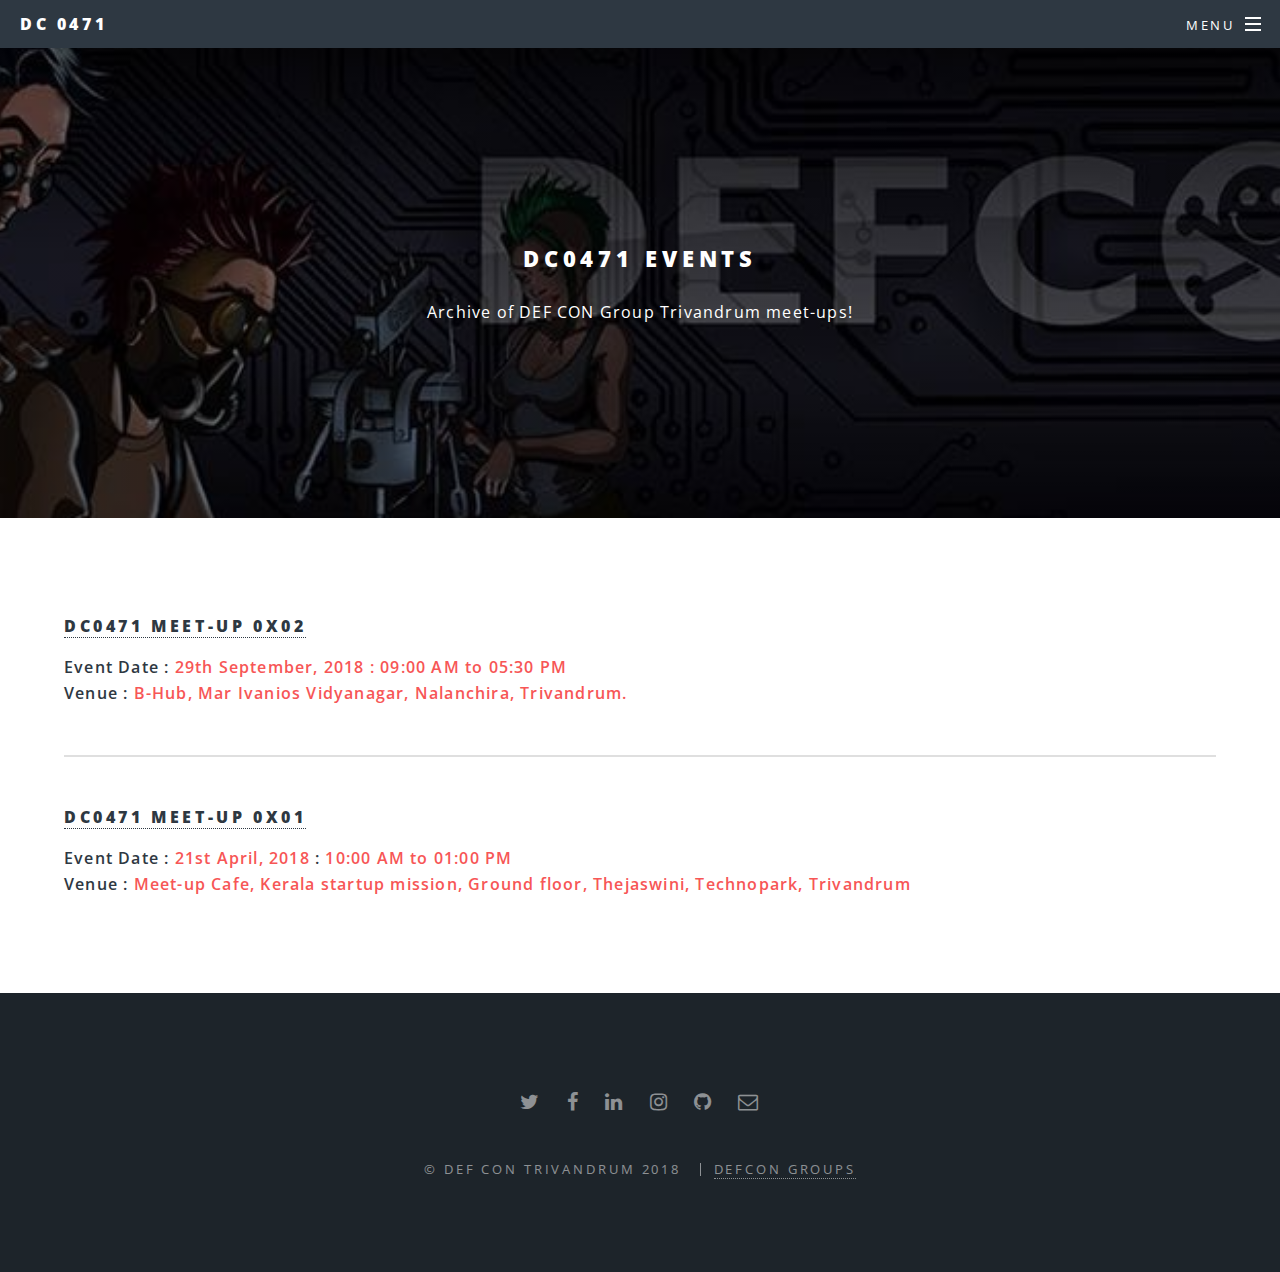
<file: index.html>
<!DOCTYPE HTML>

<html>
	<head>
		<title>Events archive - DEF CON Trivandrum Group</title>
		<meta charset="utf-8" />
		<meta name="viewport" content="width=device-width, initial-scale=1" />
		<!--[if lte IE 8]><script src="assets/js/ie/html5shiv.js"></script><![endif]-->
		<link rel="stylesheet" href="assets/css/main.css" />
		<!--[if lte IE 8]><link rel="stylesheet" href="assets/css/ie8.css" /><![endif]-->
		<!--[if lte IE 9]><link rel="stylesheet" href="assets/css/ie9.css" /><![endif]-->
	</head>
	<body>

		<!-- Page Wrapper -->
			<div id="page-wrapper">

				<!-- Header -->
					<header id="header">
						<h1><a href="index.html">DC 0471</a></h1>
						<nav id="nav">
							<ul>
								<li class="special">
									<a href="#menu" class="menuToggle"><span>Menu</span></a>
									<div id="menu">
										<ul>
											<li><a href="https://dc0471.org/index.html">Home</a></li>
											<li><a href="https://dc0471.org/about.html">About DC 0471</a></li>															
											<li><a href="https://events.dc0471.org/">Events</a></li>
											<li><a href="https://dc0471.org/cfp.html">CFP</a></li>										
										</ul>
									</div>
								</li>
							</ul>
						</nav>
					</header>

				<!-- Main -->
					<article id="main">
					
						<div id="head">
							<h2>DC0471 Events</h2>
							<p>Archive of DEF CON Group Trivandrum meet-ups!</p>
						</div>
						<section class="wrapper style5">
							<div class="inner">
								<h4><a target="_blank" href="https://events.dc0471.org/dc0471-meetup-0x02/">DC0471 Meet-up 0x02</a></h4>
									<p><b>Event Date : <font color="#f75656">29th September, 2018 : 09:00 AM to 05:30 PM</font></b>
									</br><b>Venue : <font color="#f75656">B-Hub, Mar Ivanios Vidyanagar, Nalanchira, Trivandrum.</font></b></p>									
							<hr />	
						<h4><a target="_blank" href="https://events.dc0471.org/dc0471-meetup-0x01/">DC0471 Meet-up 0x01</a></h4>
									<p><b>Event Date : <font color="#f75656">21st April, 2018</font> : <font color="#f75656">10:00 AM to 01:00 PM</font></b>
									</br><b>Venue : <font color="#f75656">Meet-up Cafe, Kerala startup mission, Ground floor, Thejaswini, Technopark, Trivandrum</font></b>
									</p>
											
								</div>
						</section>
						
						
					
					</article>
						

				
					
				<!-- Footer -->
							<footer id="footer">
						<ul class="icons">
							<li><a target="_blank" href="https://twitter.com/dc0471" class="icon fa-twitter"><span class="label">Twitter</span></a></li>
							<li><a target="_blank" href="https://facebook.com/dc0471" class="icon fa-facebook"><span class="label">Facebook</span></a></li>
							<li><a target="_blank" href="https://www.linkedin.com/company/dc0471" class="icon fa-linkedin"><span class="label">Instagram</span></a></li>
							<li><a target="_blank" href="#" class="icon fa-instagram"><span class="label">Instagram</span></a></li>
							<li><a target="_blank" href="https://github.com/dc0471" class="icon fa-github"><span class="label">Github</span></a></li>
							<li><a target="_blank" href="mailto:box@dc0471.org" class="icon fa-envelope-o"><span class="label">Email</span></a></li>
						</ul>
						<ul class="copyright">
							<li>&copy; Def con Trivandrum 2018</li> <li><a href="https://www.defcongroups.org/">Defcon Groups</a></li> 
						</ul>
					</footer>

			</div>

		<!-- Scripts -->
			<script src="assets/js/jquery.min.js"></script>
			<script src="assets/js/jquery.scrollex.min.js"></script>
			<script src="assets/js/jquery.scrolly.min.js"></script>
			<script src="assets/js/skel.min.js"></script>
			<script src="assets/js/util.js"></script>
			<!--[if lte IE 8]><script src="assets/js/ie/respond.min.js"></script><![endif]-->
			<script src="assets/js/main.js"></script>

	</body>
</html>
</file>
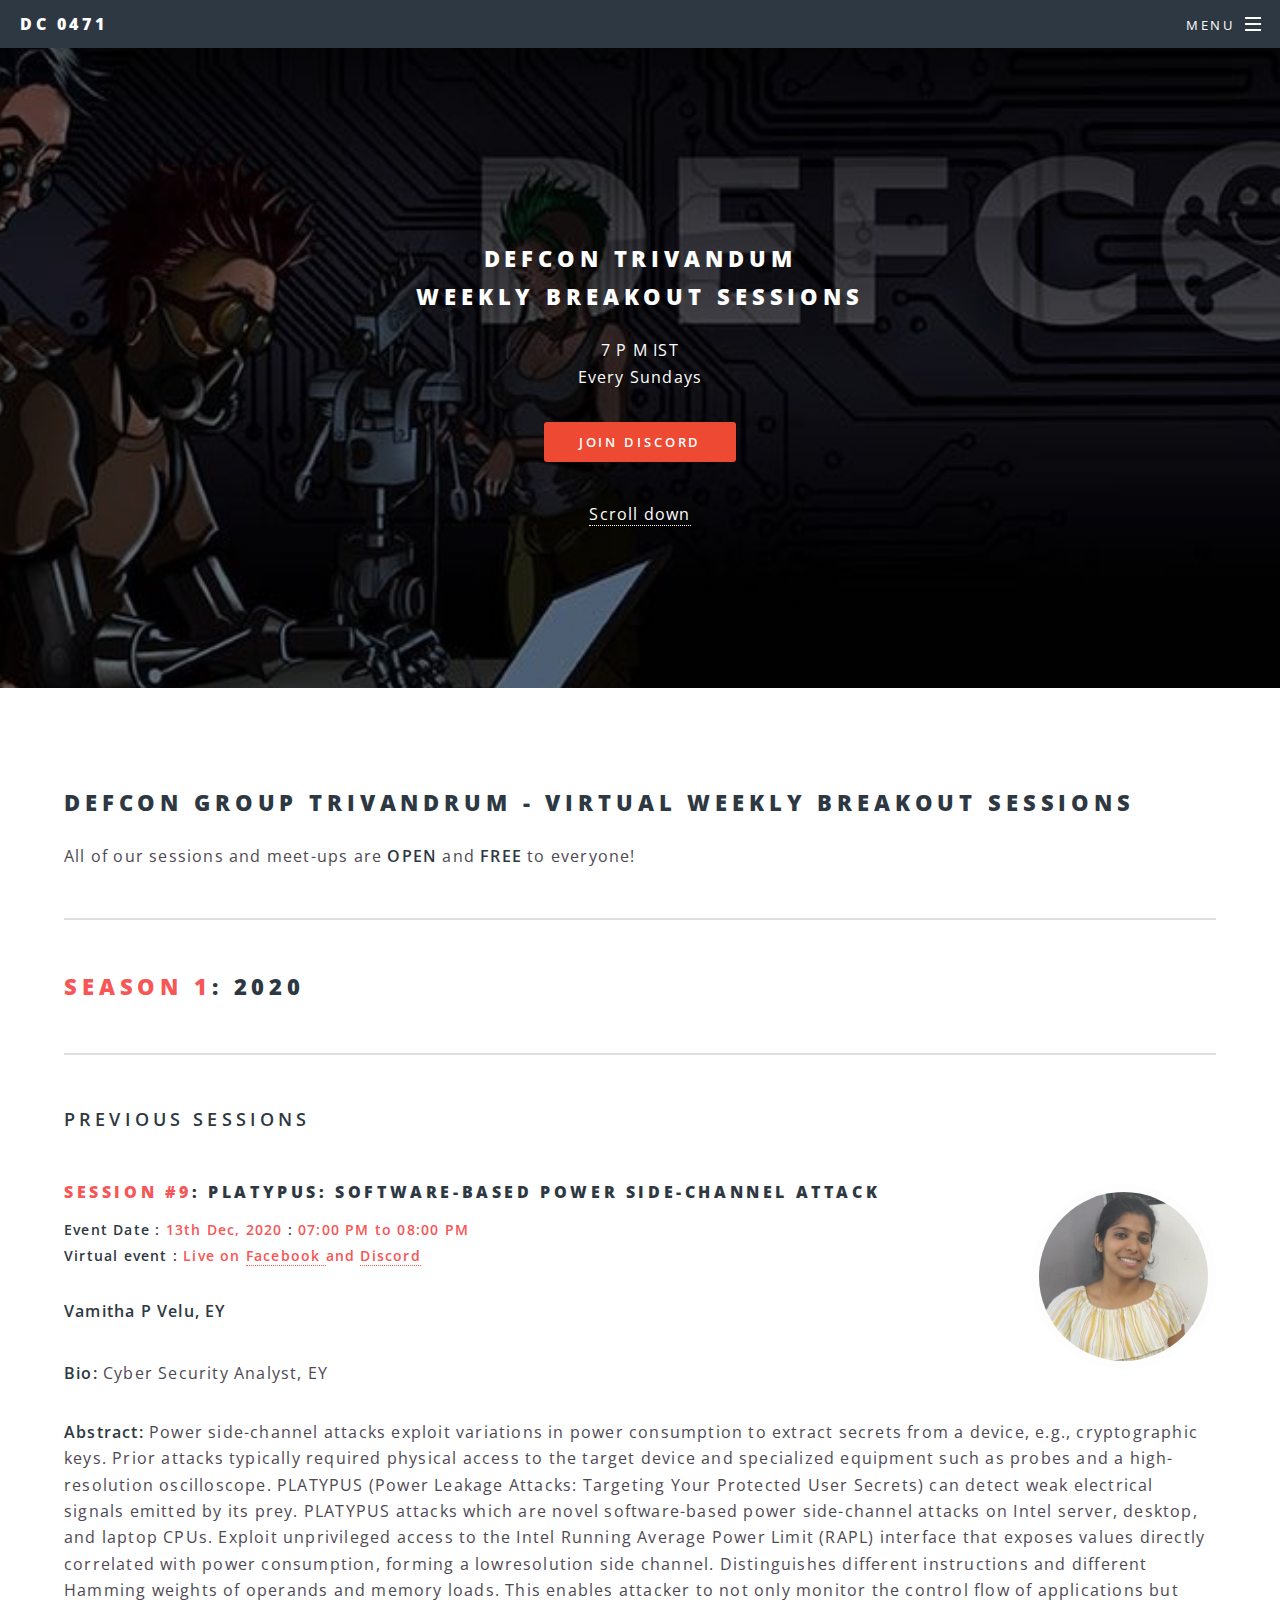
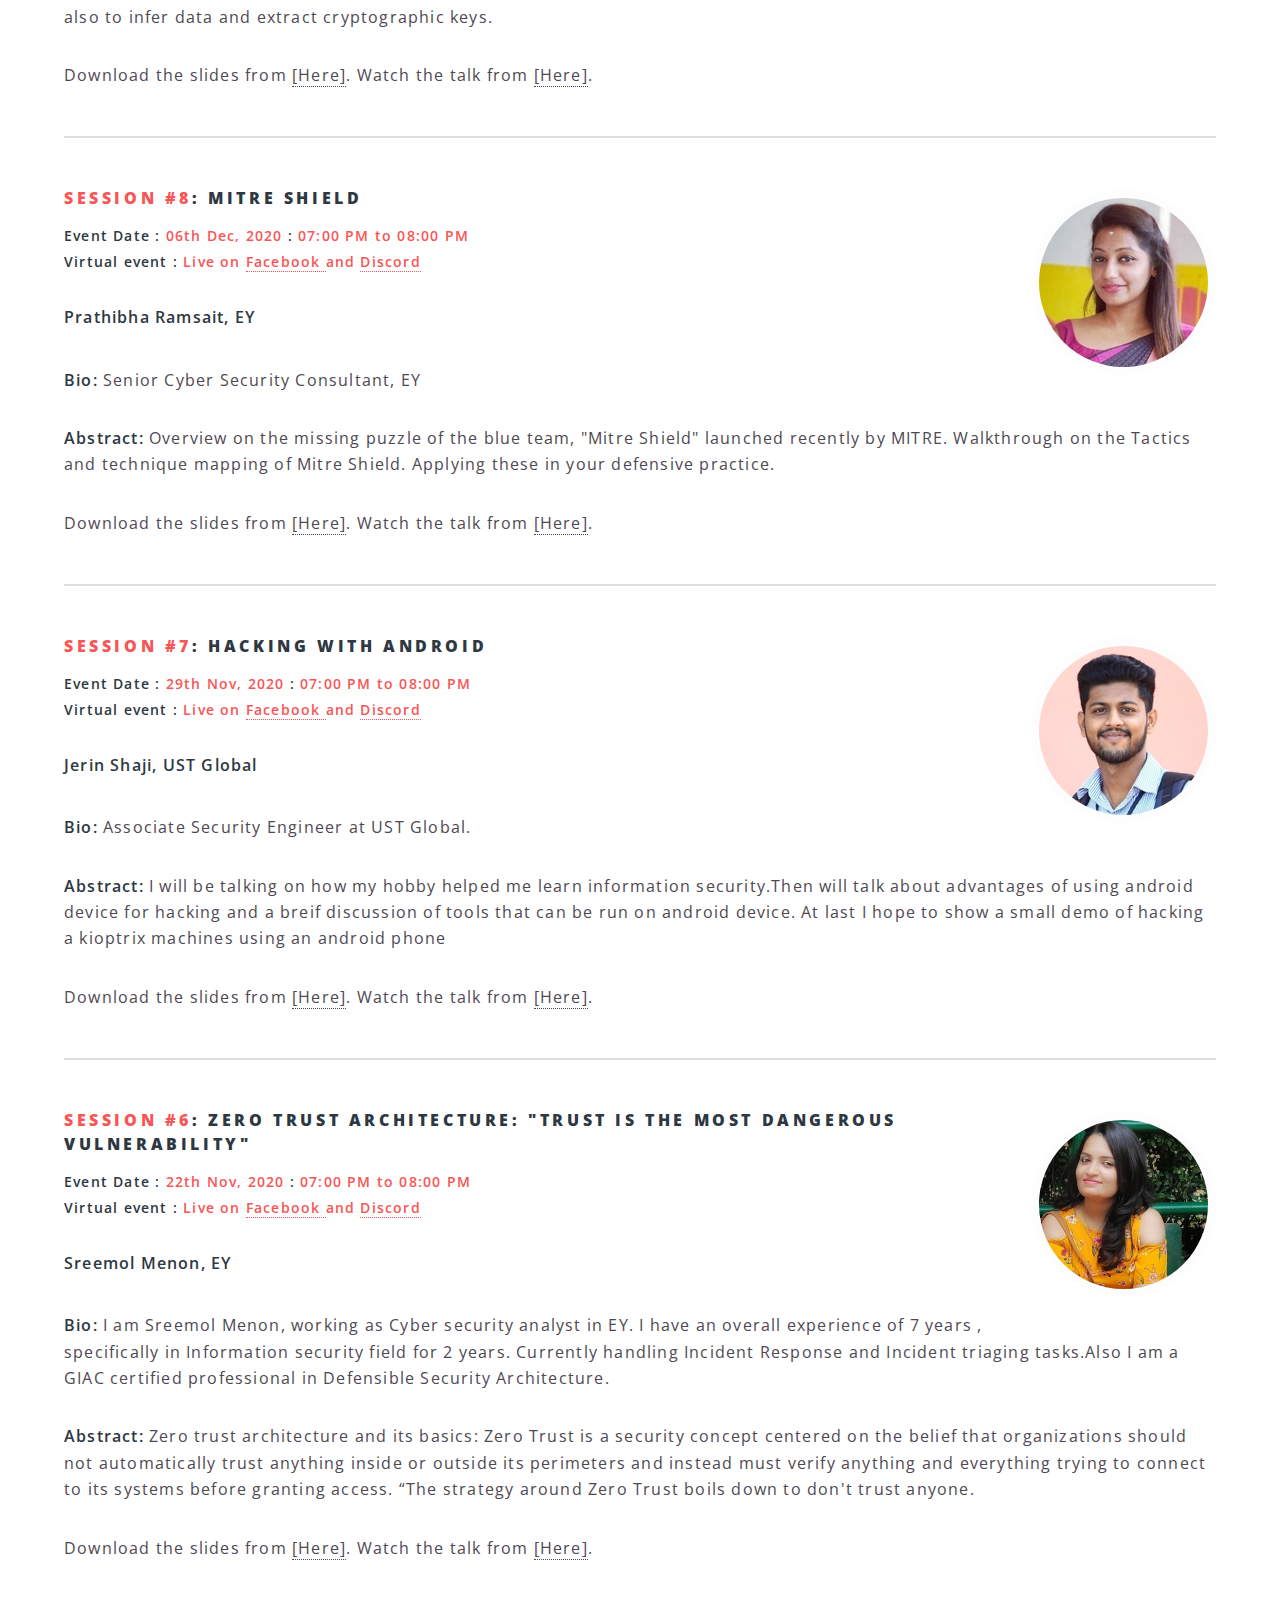
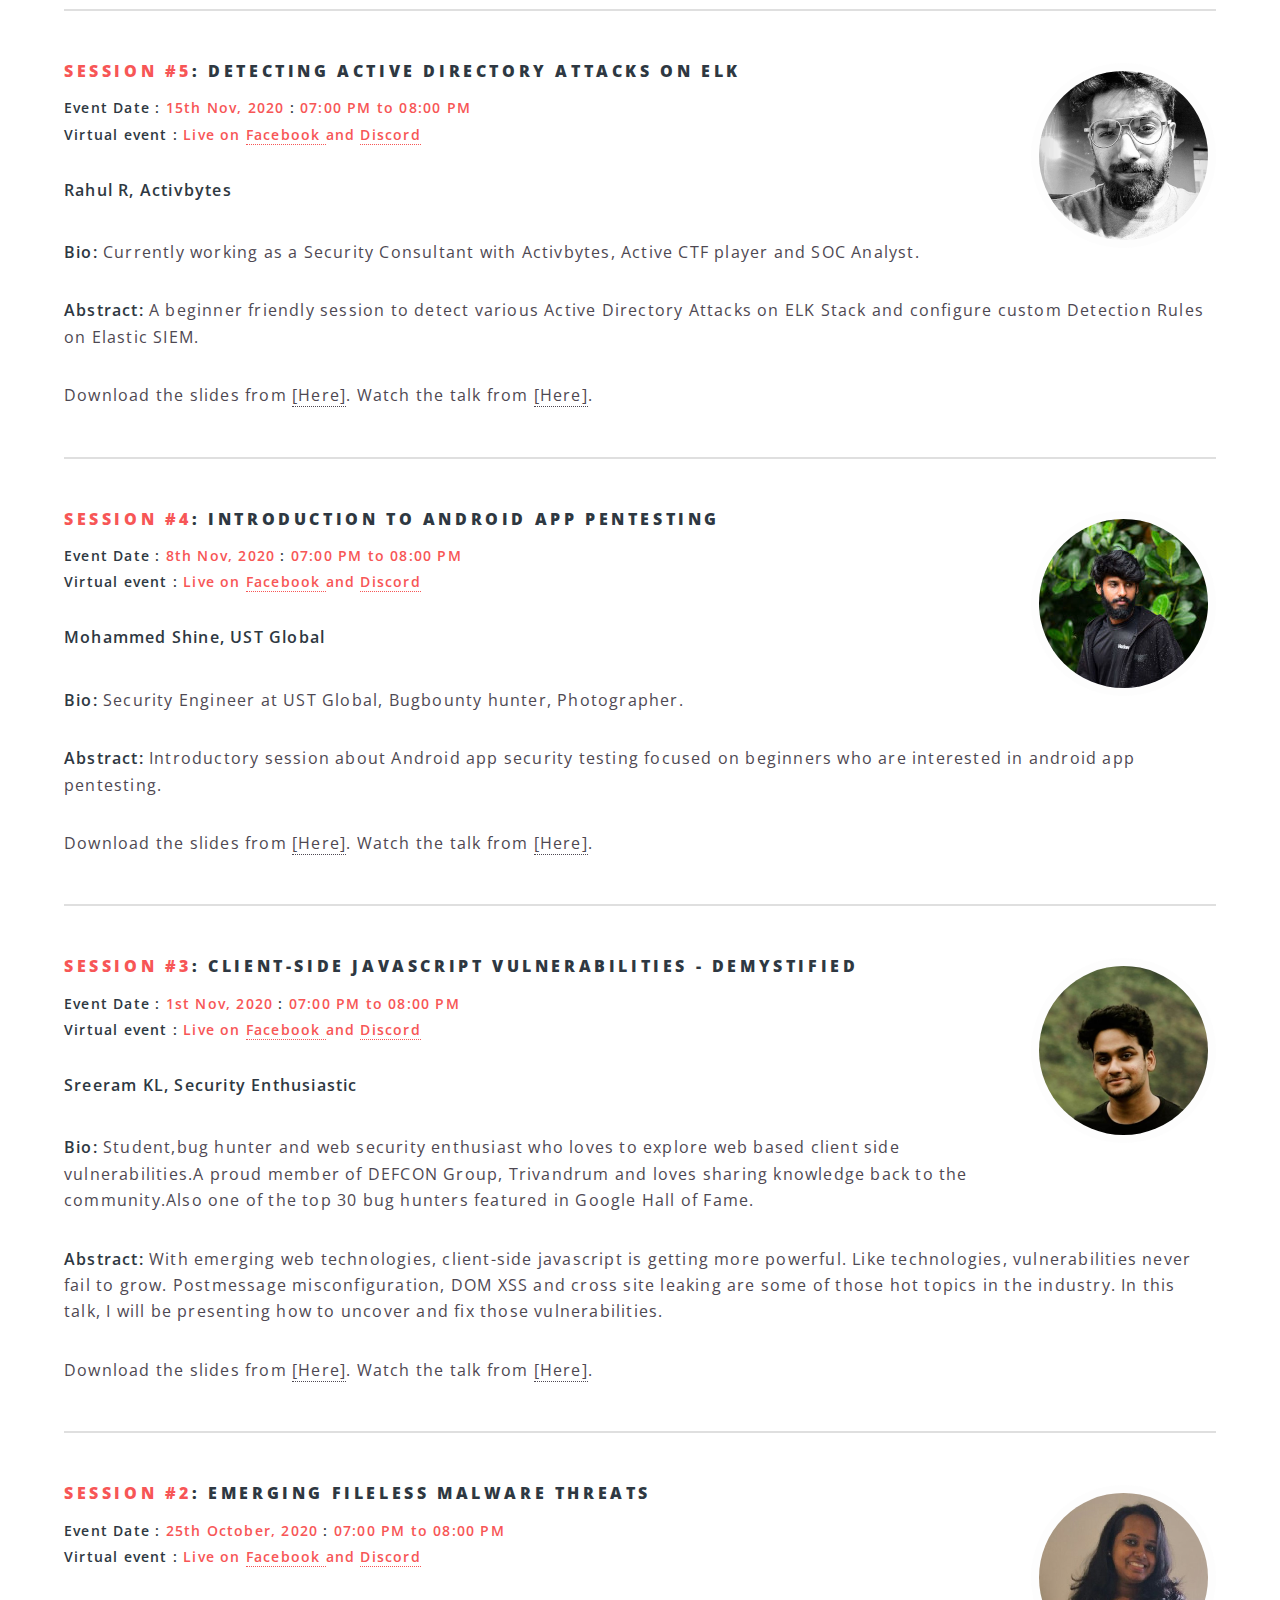
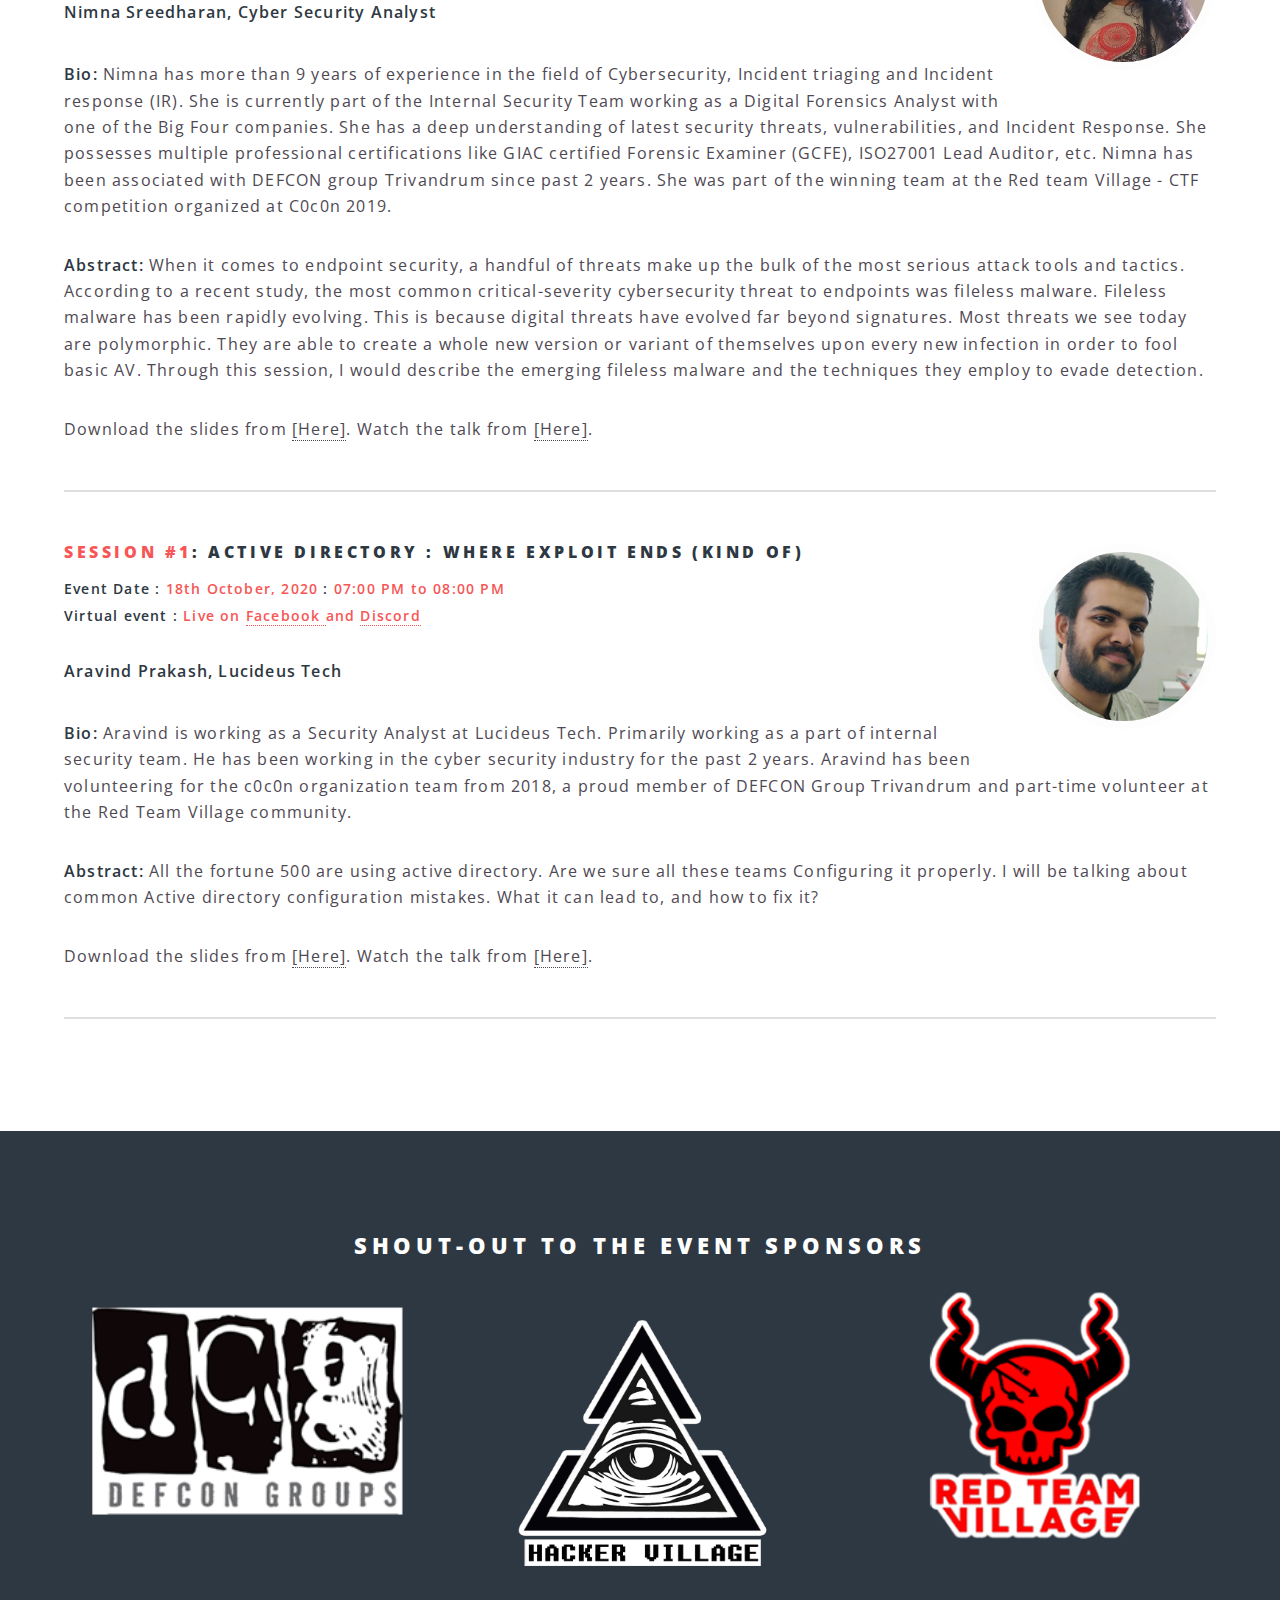
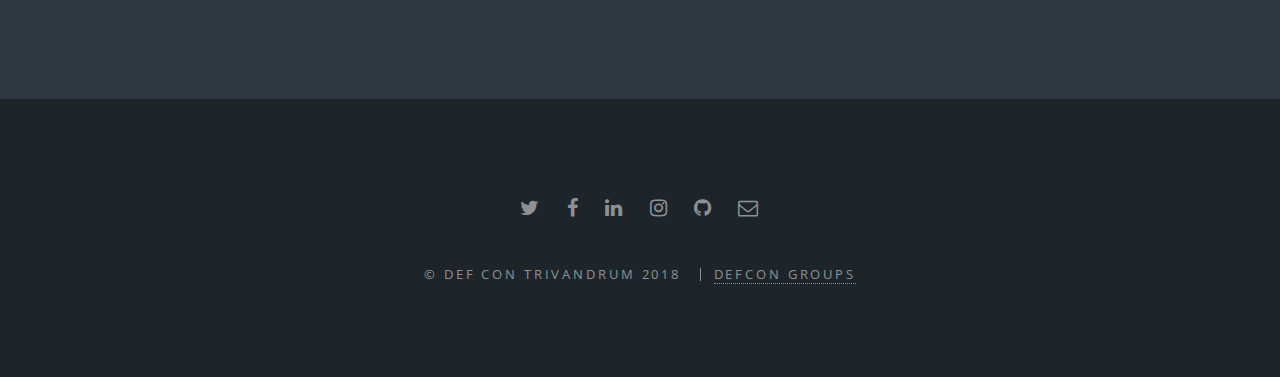
<file: dc0471-breakout-sessions/index.html>
<!DOCTYPE HTML>

<html>
	<head>
		<title>DC0471 - Weekly Breakout Sessions</title>
		<meta charset="utf-8" />
		<meta name="viewport" content="width=device-width, initial-scale=1" />
		<!--[if lte IE 8]><script src="../assets/js/ie/html5shiv.js"></script><![endif]-->
		<link rel="stylesheet" href="../assets/css/main.css" />
		<!--[if lte IE 8]><link rel="stylesheet" href="../assets/css/ie8.css" /><![endif]-->
		<!--[if lte IE 9]><link rel="stylesheet" href="../assets/css/ie9.css" /><![endif]-->
	</head>
	<body>

		<!-- Page Wrapper -->
			<div id="page-wrapper">

				<!-- Header -->
					<header id="header">
						<h1><a href="https://dc0471.org/">DC 0471</a></h1>
						<nav id="nav">
							<ul>
								<li class="special">
									<a href="#menu" class="menuToggle"><span>Menu</span></a>
									<div id="menu">
										<ul>
											<li><a href="https://dc0471.org">Home</a></li>
											<li><a href="https://dc0471.org/about.html">About DC 0471</a></li>															
											<li><a href="https://events.dc0471.org/">Events</a></li>
																					
										</ul>
									</div>
								</li>
							</ul>
						</nav>
					</header>

				<!-- Main -->
					<article id="main">
					
						<div id="head">
						<h2>DEFCON TRIVANDUM </br>Weekly breakout sessions</h2>
							<p>7 P M IST</br>Every Sundays</p>
							<ul class="actions">
							<li><a target="_blank" href="https://discord.gg/ekP6fKP" class="button special">Join Discord</a></li>
							
							</ul><a href="#agenda" class="more scrolly">Scroll down</a>
						
						</div>
						
						<section class="wrapper style5">
							<div class="inner">
							<section id="agenda">
									<h2>DEFCON GROUP TRIVANDRUM - Virtual Weekly Breakout sessions</h2>
									<p> All of our sessions and meet-ups are <strong>OPEN</strong> and <strong>FREE</strong>  to everyone!</p> 
									<hr />
																		
								</section>
						

		
								
								<section id="track1">
									<h2><font color="#f75656">Season 1</font>: 2020</h2>
									<hr />
									
									<a target="_blank" href="https://facebook.com/dc0471"></a>

								
								


								<section id="previous-sessions">
									<h3><b>Previous Sessions</b></h3>
									
								</section><br>

								<section id="vamitha">
									<header><span class="image right rounded"><img src="images/vamitha.jpg" alt="" /></span>
									
										<h4><font color="#f75656">Session #9</font>: Platypus: Software-based Power Side-channel Attack</h4>
										<p><b>Event Date : <font color="#f75656">13th Dec, 2020</font> : <font color="#f75656">07:00 PM to 08:00 PM</font></b> <br> <b>Virtual event : <font color="#f75656">Live on <a target="_blank" href="https://facebook.com/dc0471">Facebook </a> and <a target="_blank" href="https://discord.gg/ekP6fKP">Discord </a> </font></b></p>
										<p><b>Vamitha P Velu, EY</b></p>
										</header>
									<p><b>Bio:</b> Cyber Security Analyst, EY</p>
										<p><b>Abstract:</b> Power side-channel attacks exploit variations in power consumption to extract secrets from a device,
											e.g., cryptographic keys. Prior attacks typically required physical access to the target device and
											specialized equipment such as probes and a high-resolution oscilloscope. PLATYPUS (Power Leakage
											Attacks: Targeting Your Protected User Secrets) can detect weak electrical signals emitted by its
											prey. PLATYPUS attacks which are novel software-based power side-channel attacks on Intel server,
											desktop, and laptop CPUs. Exploit unprivileged access to the Intel Running Average Power Limit
											(RAPL) interface that exposes values directly correlated with power consumption, forming a lowresolution side channel. Distinguishes different instructions and different Hamming weights of
											operands and memory loads. This enables attacker to not only monitor the control flow of
											applications but also to infer data and extract cryptographic keys.</p> 
											<p>Download the slides from <a href="slides/vamitha.pdf">[Here]</a>. Watch the talk from <a href="https://www.facebook.com/dc0471/videos/841397303094005">[Here]</a>.</p>
								<hr /></section>

								<section id="prathibha">
									<header><span class="image right rounded"><img src="images/Prathibha.jpg" alt="" /></span>
									
										<h4><font color="#f75656">Session #8</font>: MITRE SHIELD</h4>
										<p><b>Event Date : <font color="#f75656">06th Dec, 2020</font> : <font color="#f75656">07:00 PM to 08:00 PM</font></b> <br> <b>Virtual event : <font color="#f75656">Live on <a target="_blank" href="https://facebook.com/dc0471">Facebook </a> and <a target="_blank" href="https://discord.gg/ekP6fKP">Discord </a> </font></b></p>
										<p><b>Prathibha Ramsait, EY</b></p>
										</header>
									<p><b>Bio:</b> Senior Cyber Security Consultant, EY</p>
										<p><b>Abstract:</b> Overview on the missing puzzle of the blue team, "Mitre Shield" launched recently by MITRE. Walkthrough on the Tactics and technique mapping of Mitre Shield. Applying these in your defensive practice.</p> 
										<p>Download the slides from <a href="#">[Here]</a>. Watch the talk from <a href="https://www.facebook.com/dc0471/videos/436650194411102">[Here]</a>.</p>
								<hr /></section>

								<section id="jerin">
									<header><span class="image right rounded"><img src="images/jerin-shaji.jpeg" alt="" /></span>
									
										<h4><font color="#f75656">Session #7</font>: Hacking with android</h4>
										<p><b>Event Date : <font color="#f75656">29th Nov, 2020</font> : <font color="#f75656">07:00 PM to 08:00 PM</font></b> <br> <b>Virtual event : <font color="#f75656">Live on <a target="_blank" href="https://facebook.com/dc0471">Facebook </a> and <a target="_blank" href="https://discord.gg/ekP6fKP">Discord </a> </font></b></p>
										<p><b>Jerin Shaji, UST Global</b></p>
										</header>
									<p><b>Bio:</b> Associate Security Engineer at UST Global. </p>
										<p><b>Abstract:</b> I will be talking on how my hobby helped me learn information security.Then will talk about advantages of using android device for hacking and a breif discussion of tools that can be run on android device. At last I hope to show a small demo of hacking a kioptrix machines using an android phone</p> 
									<p>Download the slides from <a href="slides/jerin_shaji.pdf">[Here]</a>. Watch the talk from <a href="https://www.facebook.com/dc0471/videos/1310083446019005">[Here]</a>.</p>
								<hr /></section>

								<section id="sreemol">
									<header><span class="image right rounded"><img src="images/sreemol-m.jpeg" alt="" /></span>
									
										<h4><font color="#f75656">Session #6</font>: Zero Trust Architecture: "Trust is the most dangerous Vulnerability"</h4>
										<p><b>Event Date : <font color="#f75656">22th Nov, 2020</font> : <font color="#f75656">07:00 PM to 08:00 PM</font></b> <br> <b>Virtual event : <font color="#f75656">Live on <a target="_blank" href="https://facebook.com/dc0471">Facebook </a> and <a target="_blank" href="https://discord.gg/ekP6fKP">Discord </a> </font></b></p>
										<p><b>Sreemol Menon, EY</b></p>
										</header>
									<p><b>Bio:</b> I am Sreemol Menon, working as Cyber security analyst in EY. I have an overall experience of 7 years , specifically in Information security field for 2 years. Currently handling Incident Response and Incident triaging tasks.Also I am a GIAC certified professional in Defensible Security Architecture. </p>
										<p><b>Abstract:</b> Zero trust architecture and its basics: Zero Trust is a security concept centered on the belief that organizations should not automatically trust anything inside or outside its perimeters and instead must verify anything and everything trying to connect to its systems before granting access. “The strategy around Zero Trust boils down to don't trust anyone.</p> 
									<p>Download the slides from <a href="#">[Here]</a>. Watch the talk from <a href="https://www.facebook.com/dc0471/videos/373640463902668">[Here]</a>.</p>
								<hr /></section>
								
								<section id="rahul">
									<header><span class="image right rounded"><img src="images/rahul-r.png" alt="" /></span>
									
										<h4><font color="#f75656">Session #5</font>: Detecting Active Directory Attacks on ELK</h4>
										<p><b>Event Date : <font color="#f75656">15th Nov, 2020</font> : <font color="#f75656">07:00 PM to 08:00 PM</font></b> <br> <b>Virtual event : <font color="#f75656">Live on <a target="_blank" href="https://facebook.com/dc0471">Facebook </a> and <a target="_blank" href="https://discord.gg/ekP6fKP">Discord </a> </font></b></p>
										<p><b>Rahul R, Activbytes</b></p>
										</header>
									<p><b>Bio:</b> Currently working as a Security Consultant with Activbytes, Active CTF player and  SOC Analyst. </p>
										<p><b>Abstract:</b> A beginner friendly session to detect various Active Directory Attacks on ELK Stack and configure custom Detection Rules on Elastic SIEM.</p> 
									<p>Download the slides from <a href="slides/rahul_r.pdf">[Here]</a>. Watch the talk from <a href="https://www.facebook.com/dc0471/videos/2449471668679773/">[Here]</a>.</p>
								<hr /></section>

								<section id="shine">
									<header><span class="image right rounded"><img src="images/shine-m.jpg" alt="" /></span>
									
										<h4><font color="#f75656">Session #4</font>: Introduction to Android App pentesting</h4>
										<p><b>Event Date : <font color="#f75656">8th Nov, 2020</font> : <font color="#f75656">07:00 PM to 08:00 PM</font></b> <br> <b>Virtual event : <font color="#f75656">Live on <a target="_blank" href="https://facebook.com/dc0471">Facebook </a> and <a target="_blank" href="https://discord.gg/ekP6fKP">Discord </a> </font></b></p>
										<p><b>Mohammed Shine, UST Global</b></p>
										</header>
									<p><b>Bio:</b> Security Engineer at UST Global, Bugbounty hunter, Photographer. </p>
										<p><b>Abstract:</b> Introductory session about Android app security testing focused on beginners who are interested in android app pentesting.</p> 
									<p>Download the slides from <a href="slides/mohammed_shine.pdf">[Here]</a>. Watch the talk from <a href="https://www.facebook.com/dc0471/videos/678257086456700">[Here]</a>.</p>
								<hr /></section>

								<section id="sreeram">
									<header><span class="image right rounded"><img src="images/sreeram-kl.png" alt="" /></span>
									
										<h4><font color="#f75656">Session #3</font>: Client-Side Javascript Vulnerabilities - Demystified</h4>
										<p><b>Event Date : <font color="#f75656">1st Nov, 2020</font> : <font color="#f75656">07:00 PM to 08:00 PM</font></b> <br> <b>Virtual event : <font color="#f75656">Live on <a target="_blank" href="https://facebook.com/dc0471">Facebook </a> and <a target="_blank" href="https://discord.gg/ekP6fKP">Discord </a> </font></b></p>
										<p><b>Sreeram KL, Security Enthusiastic</b></p>
										</header>
									<p><b>Bio:</b> Student,bug hunter and web security enthusiast who loves to explore web based client side vulnerabilities.A proud member of DEFCON Group, Trivandrum and loves sharing knowledge back to the community.Also one of the top 30 bug hunters featured in Google Hall of Fame.</p>
										<p><b>Abstract:</b> With emerging web technologies, client-side javascript is getting more powerful. Like technologies, vulnerabilities never fail to grow. Postmessage misconfiguration, DOM XSS and cross site leaking are some of those hot topics in the industry. In this talk, I will be presenting how to uncover and fix those vulnerabilities.</p> 
									<p>Download the slides from <a href="slides/Sreeram.pdf">[Here]</a>. Watch the talk from <a href="https://www.facebook.com/dc0471/videos/804997413407273/">[Here]</a>.</p>
								<hr /></section>
											
								
								<section id="nimna">
									<header><span class="image right rounded"><img src="images/nimna.png" alt="" /></span>
									
										<h4><font color="#f75656">Session #2</font>: Emerging Fileless malware threats</h4>
										<p><b>Event Date : <font color="#f75656">25th October, 2020</font> : <font color="#f75656">07:00 PM to 08:00 PM</font></b> <br> <b>Virtual event : <font color="#f75656">Live on <a target="_blank" href="https://facebook.com/dc0471">Facebook </a> and <a target="_blank" href="https://discord.gg/ekP6fKP">Discord </a> </font></b></p>
										<p><b>Nimna Sreedharan, Cyber Security Analyst</b></p>
										</header>
									<p><b>Bio:</b> Nimna has more than 9 years of  experience in the field of Cybersecurity,  Incident triaging and Incident response (IR). She is currently part of the Internal Security Team working as a Digital Forensics Analyst with one of the Big Four companies. She has a deep understanding of latest security threats,  vulnerabilities,  and Incident Response. She possesses multiple professional certifications like GIAC certified Forensic Examiner (GCFE), ISO27001 Lead Auditor,  etc. Nimna has been associated with DEFCON group  Trivandrum since past 2 years. She was part of the winning team at the Red team Village - CTF competition organized at C0c0n 2019.</p>
										<p><b>Abstract:</b> When it comes to endpoint security, a handful of threats make up the bulk of the most serious attack tools and tactics. According to a recent study, the most common critical-severity cybersecurity threat to endpoints was fileless malware. Fileless malware has been rapidly evolving. This is because digital threats have evolved far beyond signatures. Most threats we see today are polymorphic. They are able to create a whole new version or variant of themselves upon every new infection in order to fool basic AV. Through this session, I would describe the emerging fileless malware and the techniques they employ to evade detection.</p> 
										<p>Download the slides from <a href="slides/nimna.pdf">[Here]</a>. Watch the talk from <a href="https://youtu.be/dlWZwId34AA">[Here]</a>.</p>
								<hr /></section>

								<section id="aravind ">
									<header><span class="image right rounded"><img src="images/aravind-p.jpg" alt="" /></span>
									
										<h4><font color="#f75656">Session #1</font>: Active Directory : where exploit ends (Kind of)</h4>
										<p><b>Event Date : <font color="#f75656">18th October, 2020</font> : <font color="#f75656">07:00 PM to 08:00 PM</font></b> <br> <b>Virtual event : <font color="#f75656">Live on <a target="_blank" href="https://facebook.com/dc0471">Facebook </a> and <a target="_blank" href="https://discord.gg/ekP6fKP">Discord </a> </font></b></p>
										<p><b>Aravind Prakash, Lucideus Tech</b></p>
										</header>
									<p><b>Bio:</b> Aravind is working as a Security Analyst at Lucideus Tech. Primarily working as a part of internal security team. He has been working in the cyber security industry for the past 2 years. Aravind has been volunteering for the c0c0n organization team from 2018, a proud member of DEFCON Group Trivandrum and part-time volunteer at the Red Team Village community.</p>
										<p><b>Abstract:</b> All the fortune 500 are using active directory. Are we sure all these teams Configuring it properly. I will be talking about common Active directory configuration mistakes. What it can lead to, and how to fix it?  </p> 
									<p>Download the slides from <a href="slides/AD.pdf">[Here]</a>. Watch the talk from <a href="https://www.youtube.com/watch?v=ZipIfI_P1Vg">[Here]</a>.</p>
								<hr /></section>
								
							
						
							</div>
							
						</section>
					
					</article>
				<section class="wrapper style2"><header>
							<h2 align="center">Shout-out to the event Sponsors</h2>
													</header> 
							<div class="inner">
					<div class="box alt">
										<div class="row uniform">
											<div class="4u"><span class="image fit"><img src="images/defcongroups.png" alt="" /></span></div>
											<div class="4u"><span class="image fit"><img src="images/hackervillage.png" alt="" /></span></div>
											<div class="4u"><span class="image fit"><img src="images/redteamvillage.png" alt="" /></span></div>
										
											</div>
									</div></div>
									
					</section>

				<!-- Footer -->
						<footer id="footer">
						<ul class="icons">
							<li><a target="_blank" href="https://twitter.com/dc0471" class="icon fa-twitter"><span class="label">Twitter</span></a></li>
							<li><a target="_blank" href="https://facebook.com/dc0471" class="icon fa-facebook"><span class="label">Facebook</span></a></li>
							<li><a target="_blank" href="https://www.linkedin.com/company/dc0471" class="icon fa-linkedin"><span class="label">Linkedin</span></a></li>
							<li><a target="_blank" href="#" class="icon fa-instagram"><span class="label">Instagram</span></a></li>
							<li><a target="_blank" href="https://github.com/dc0471" class="icon fa-github"><span class="label">Github</span></a></li>
							<li><a target="_blank" href="mailto:box@dc0471.org/" class="icon fa-envelope-o"><span class="label">Email</span></a></li>
						</ul>
						<ul class="copyright">
							<li>&copy; Def con Trivandrum 2018</li> <li><a target="_blank" href="https://www.defcongroups.org/">Defcon Groups</a></li>
						</ul>
					</footer>

			</div>

		<!-- Scripts -->
			<script src="../assets/js/jquery.min.js"></script>
			<script src="../assets/js/jquery.scrollex.min.js"></script>
			<script src="../assets/js/jquery.scrolly.min.js"></script>
			<script src="../assets/js/skel.min.js"></script>
			<script src="../assets/js/util.js"></script>
			<!--[if lte IE 8]><script src="../assets/js/ie/respond.min.js"></script><![endif]-->
			<script src="../assets/js/main.js"></script>

	</body>
</html>
</file>
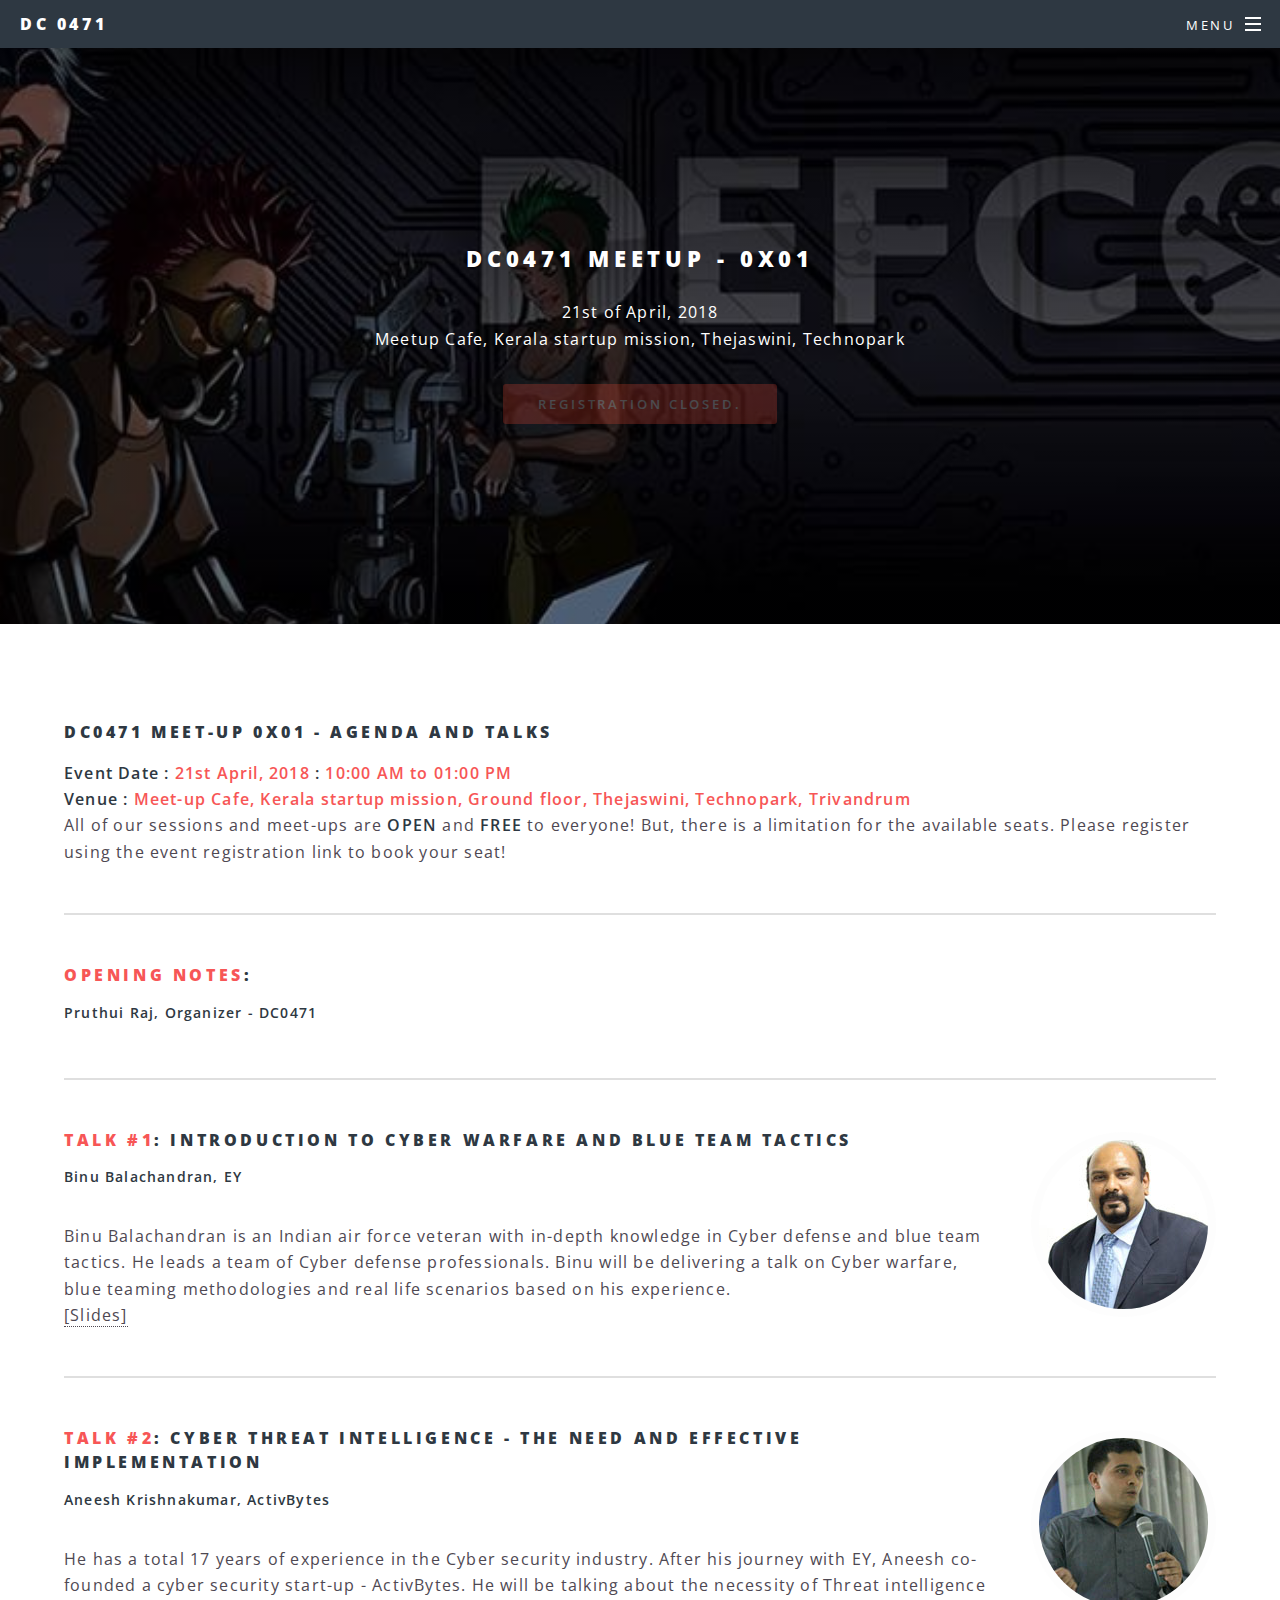
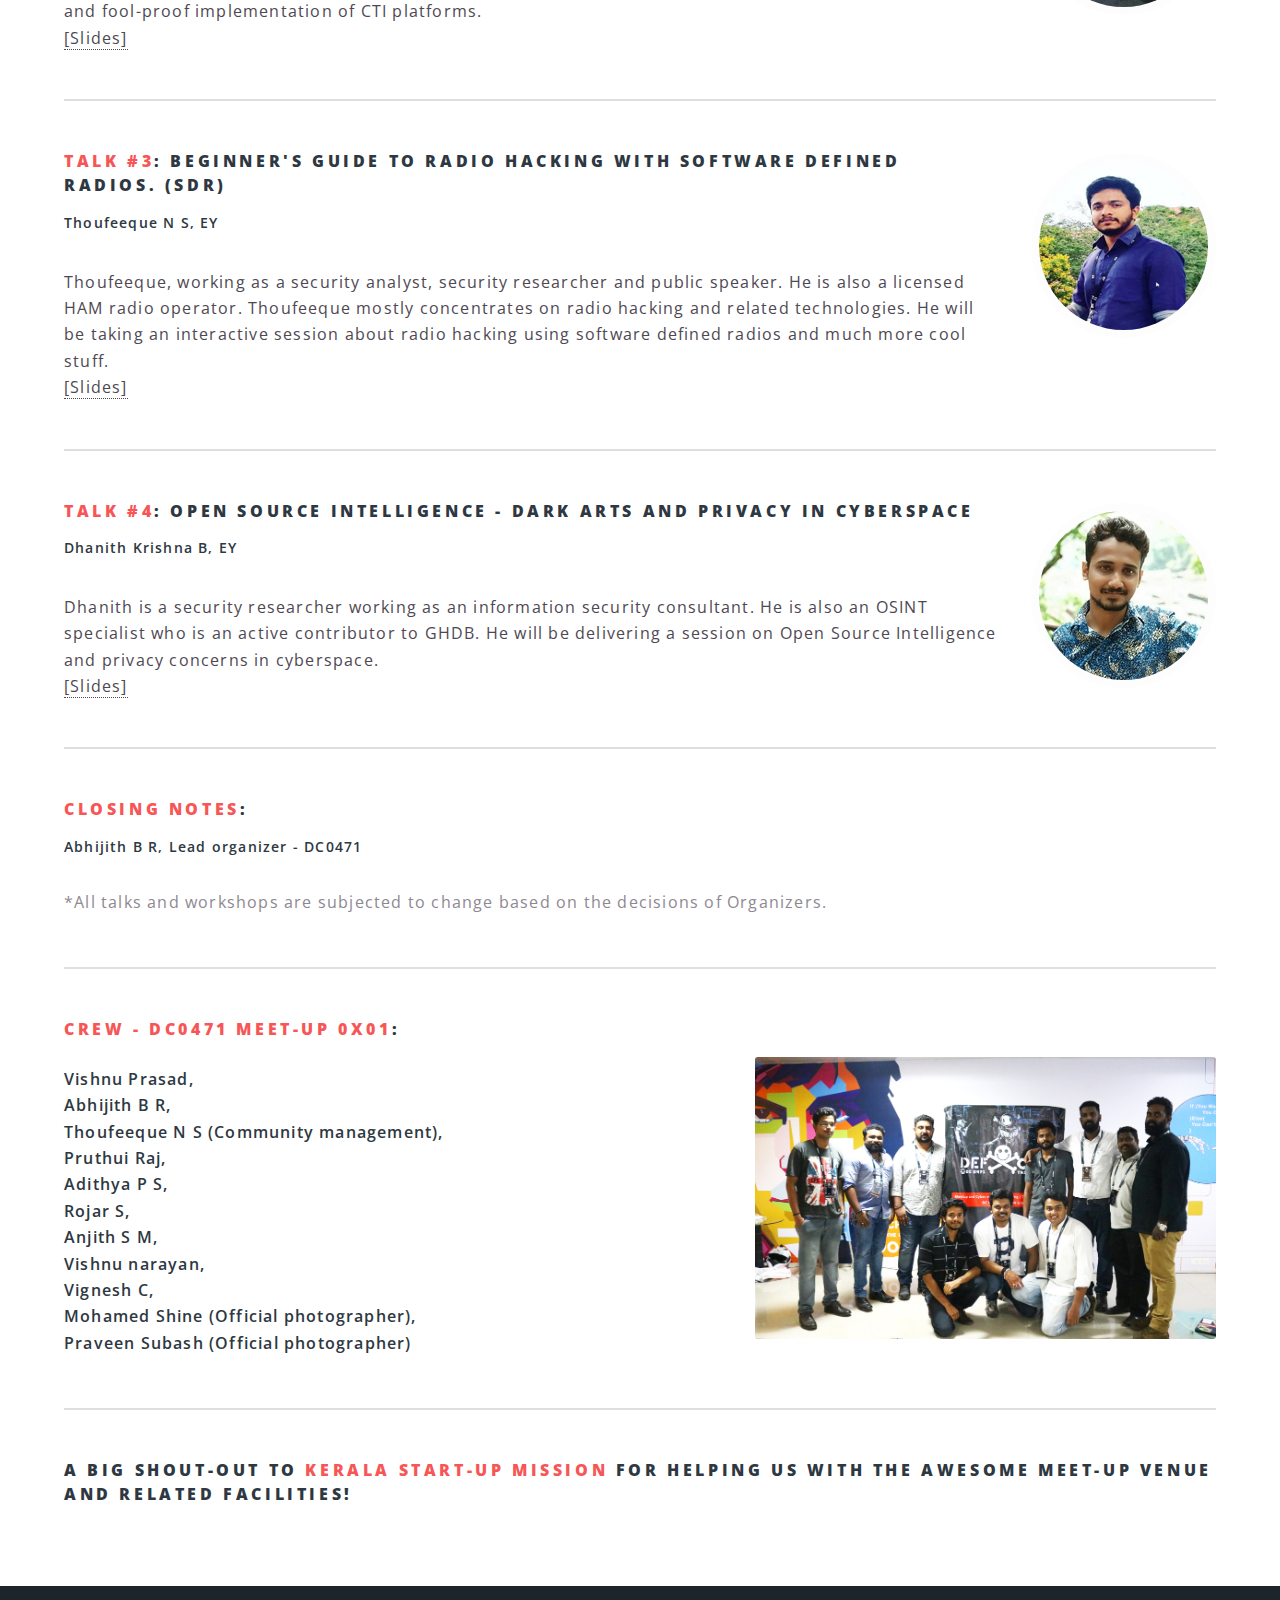
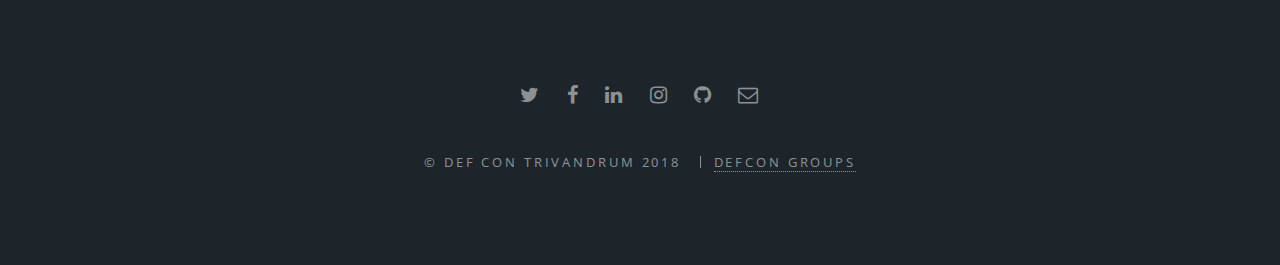
<file: dc0471-meetup-0x01/index.html>
<!DOCTYPE HTML>

<html>
	<head>
		<title>DC0471 Meetup 0x01</title>
		<meta charset="utf-8" />
		<meta name="viewport" content="width=device-width, initial-scale=1" />
		<!--[if lte IE 8]><script src="../assets/js/ie/html5shiv.js"></script><![endif]-->
		<link rel="stylesheet" href="../assets/css/main.css" />
		<!--[if lte IE 8]><link rel="stylesheet" href="../assets/css/ie8.css" /><![endif]-->
		<!--[if lte IE 9]><link rel="stylesheet" href="../assets/css/ie9.css" /><![endif]-->
	</head>
	<body>

		<!-- Page Wrapper -->
			<div id="page-wrapper">

				<!-- Header -->
					<header id="header">
						<h1><a href="https://dc0471.org/">DC 0471</a></h1>
						<nav id="nav">
							<ul>
								<li class="special">
									<a href="#menu" class="menuToggle"><span>Menu</span></a>
									<div id="menu">
										<ul>
											<li><a href="https://dc0471.org">Home</a></li>
											<li><a href="https://dc0471.org/about.html">About DC 0471</a></li>															
											<li><a href="https://events.dc0471.org/dc0471-meetup-0x01/">Events</a></li>
																					
										</ul>
									</div>
								</li>
							</ul>
						</nav>
					</header>

				<!-- Main -->
					<article id="main">
					
						<div id="head">
							<h2>DC0471 meetup - 0x01</h2>
							<p>21st of April, 2018</br>Meetup Cafe, Kerala startup mission, Thejaswini, Technopark</p>
							<ul class="actions">
							<li><a href="https://www.townscript.com/e/def-con-group-trivandrum-meetup-0x01-110331" class="button special disabled">Registration closed.</a></li>
							</ul>
						</div>
						<section class="wrapper style5">
							<div class="inner">
							<section>
									<h4>DC0471 Meet-up 0x01 - agenda and Talks</h4>
									<p><b>Event Date : <font color="#f75656">21st April, 2018</font> : <font color="#f75656">10:00 AM to 01:00 PM</font></b>
									</br><b>Venue : <font color="#f75656">Meet-up Cafe, Kerala startup mission, Ground floor, Thejaswini, Technopark, Trivandrum</font></b>
									</br> All of our sessions and meet-ups are <strong>OPEN</strong> and <strong>FREE</strong>  to everyone! But, there is a limitation for the available seats.
									Please register using the event registration link to book your seat!</p>
									<hr />
		
									<header>					
									<h4><font color="#f75656">Opening notes</font>:</h4>
										<p><b>Pruthui Raj, Organizer - DC0471</b></p>
										</header>
										<hr />
									<header><span class="image right rounded"><img src="images/binu-balachandran.jpg" alt="" /></span>
									
										<h4><font color="#f75656">Talk #1</font>: Introduction to Cyber warfare and Blue team tactics</h4>
										<p><b>Binu Balachandran, EY</b></p>
										</header>
									<p>Binu Balachandran is an Indian air force veteran with in-depth knowledge in Cyber defense and blue team tactics. He leads a team of Cyber defense professionals. Binu will be delivering a talk on Cyber warfare, blue teaming methodologies and real life scenarios based on his experience.  </br><a href="https://github.com/DC0471/events/raw/master/dc0471-meetup-0x01/event_slides/Introduction_to_Cyber_warfare_and_Blue_Team_tactics.pdf">[Slides]</a></p>
									
									<hr />
									<header><span class="image right rounded"><img src="images/aneesh-krishnakumar.jpg" alt="" /></span>
									
										<h4><font color="#f75656">Talk #2</font>: Cyber Threat Intelligence - The need and effective implementation</h4>
										<p><b>Aneesh Krishnakumar, ActivBytes</b></p>
									</header>
									<p>He has a total 17 years of experience in the Cyber security industry. After his journey with EY, Aneesh co-founded a cyber security start-up - ActivBytes.
									He will be talking about the necessity of Threat intelligence and fool-proof implementation of CTI platforms. 
									</br><a href="#">[Slides]</a> </p>
									
										<hr />
									<header><span class="image right rounded"><img src="images/thoufeeque-ns.jpg" alt="" /></span>
									
										<h4><font color="#f75656">Talk #3</font>: Beginner's guide to Radio hacking with Software defined radios. (SDR)</h4>
										<p><b>Thoufeeque N S, EY</b></p>
									</header>
									<p>Thoufeeque, working as a security analyst, security researcher and public speaker. He is also a licensed HAM radio operator. Thoufeeque mostly concentrates on radio hacking and related technologies.
										He will be taking an interactive session about radio hacking using software defined radios and much more cool stuff.
									</br><a href="https://github.com/DC0471/events/raw/master/dc0471-meetup-0x01/event_slides/Radio_Hacking_with_Software_Defined_Radio.pdf">[Slides]</a> </p>
										<hr />
									<header><span class="image right rounded"><img src="images/Dhanith-Krishna-B.jpg" alt="" /></span>
									
										<h4><font color="#f75656">Talk #4</font>: Open Source Intelligence - dark arts and privacy in Cyberspace</h4>
										<p><b>Dhanith Krishna B, EY</b></p>
									</header>
									<p>Dhanith is a security researcher working as an information security consultant. He is also an OSINT specialist who is an active contributor to GHDB. He will be delivering a session on Open Source Intelligence and privacy concerns in cyberspace.
									</br><a href="https://github.com/DC0471/events/raw/master/dc0471-meetup-0x01/event_slides/OSINT_Dark_Arts_and_Privacy_in_CyberSpace.pdf">[Slides]</a> </p> <hr />
									<header>					
									<h4><font color="#f75656">Closing notes</font>:</h4>
										<p><b>Abhijith B R, Lead organizer - DC0471</b></p>
										</header>
									<header>
										
										<p>*All talks and workshops are subjected to change based on the decisions of Organizers. </p>
									</header>
								
										<hr />
									<header>					
									<h4><font color="#f75656">Crew - DC0471 Meet-up 0x01</font>:</h4>
										<p><span class="image right"><img src="images/dc0471-0x01.jpg" alt="" /></span></p>
										<p><b>Vishnu Prasad, </br> Abhijith B R, </br> Thoufeeque N S (Community management), </br>Pruthui Raj,</br> Adithya P S,</br> Rojar S, </br>Anjith S M, </br>
										Vishnu narayan, </br>Vignesh C,</br> Mohamed Shine (Official photographer), </br>Praveen Subash (Official photographer)</b></p>
										</header>
									<hr />
									<header>
									
										<h4>A big shout-out to<font color="#f75656"> Kerala Start-up mission </font>for helping us with the awesome meet-up venue and related facilities!</h4>
										
									</header>
								</section>
							</div>
						</section>
					
					</article>
				

				<!-- Footer -->
						<footer id="footer">
						<ul class="icons">
							<li><a target="_blank" href="https://twitter.com/dc0471" class="icon fa-twitter"><span class="label">Twitter</span></a></li>
							<li><a target="_blank" href="https://facebook.com/dc0471" class="icon fa-facebook"><span class="label">Facebook</span></a></li>
							<li><a target="_blank" href="https://www.linkedin.com/company/dc0471" class="icon fa-linkedin"><span class="label">Linkedin</span></a></li>
							<li><a target="_blank" href="#" class="icon fa-instagram"><span class="label">Instagram</span></a></li>
							<li><a target="_blank" href="https://github.com/dc0471" class="icon fa-github"><span class="label">Github</span></a></li>
							<li><a target="_blank" href="#" class="icon fa-envelope-o"><span class="label">Email</span></a></li>
						</ul>
						<ul class="copyright">
							<li>&copy; Def con Trivandrum 2018</li> <li><a target="_blank" href="https://www.defcongroups.org/">Defcon Groups</a></li>
						</ul>
					</footer>

			</div>

		<!-- Scripts -->
			<script src="../assets/js/jquery.min.js"></script>
			<script src="../assets/js/jquery.scrollex.min.js"></script>
			<script src="../assets/js/jquery.scrolly.min.js"></script>
			<script src="../assets/js/skel.min.js"></script>
			<script src="../assets/js/util.js"></script>
			<!--[if lte IE 8]><script src="../assets/js/ie/respond.min.js"></script><![endif]-->
			<script src="../assets/js/main.js"></script>

	</body>
</html>
</file>
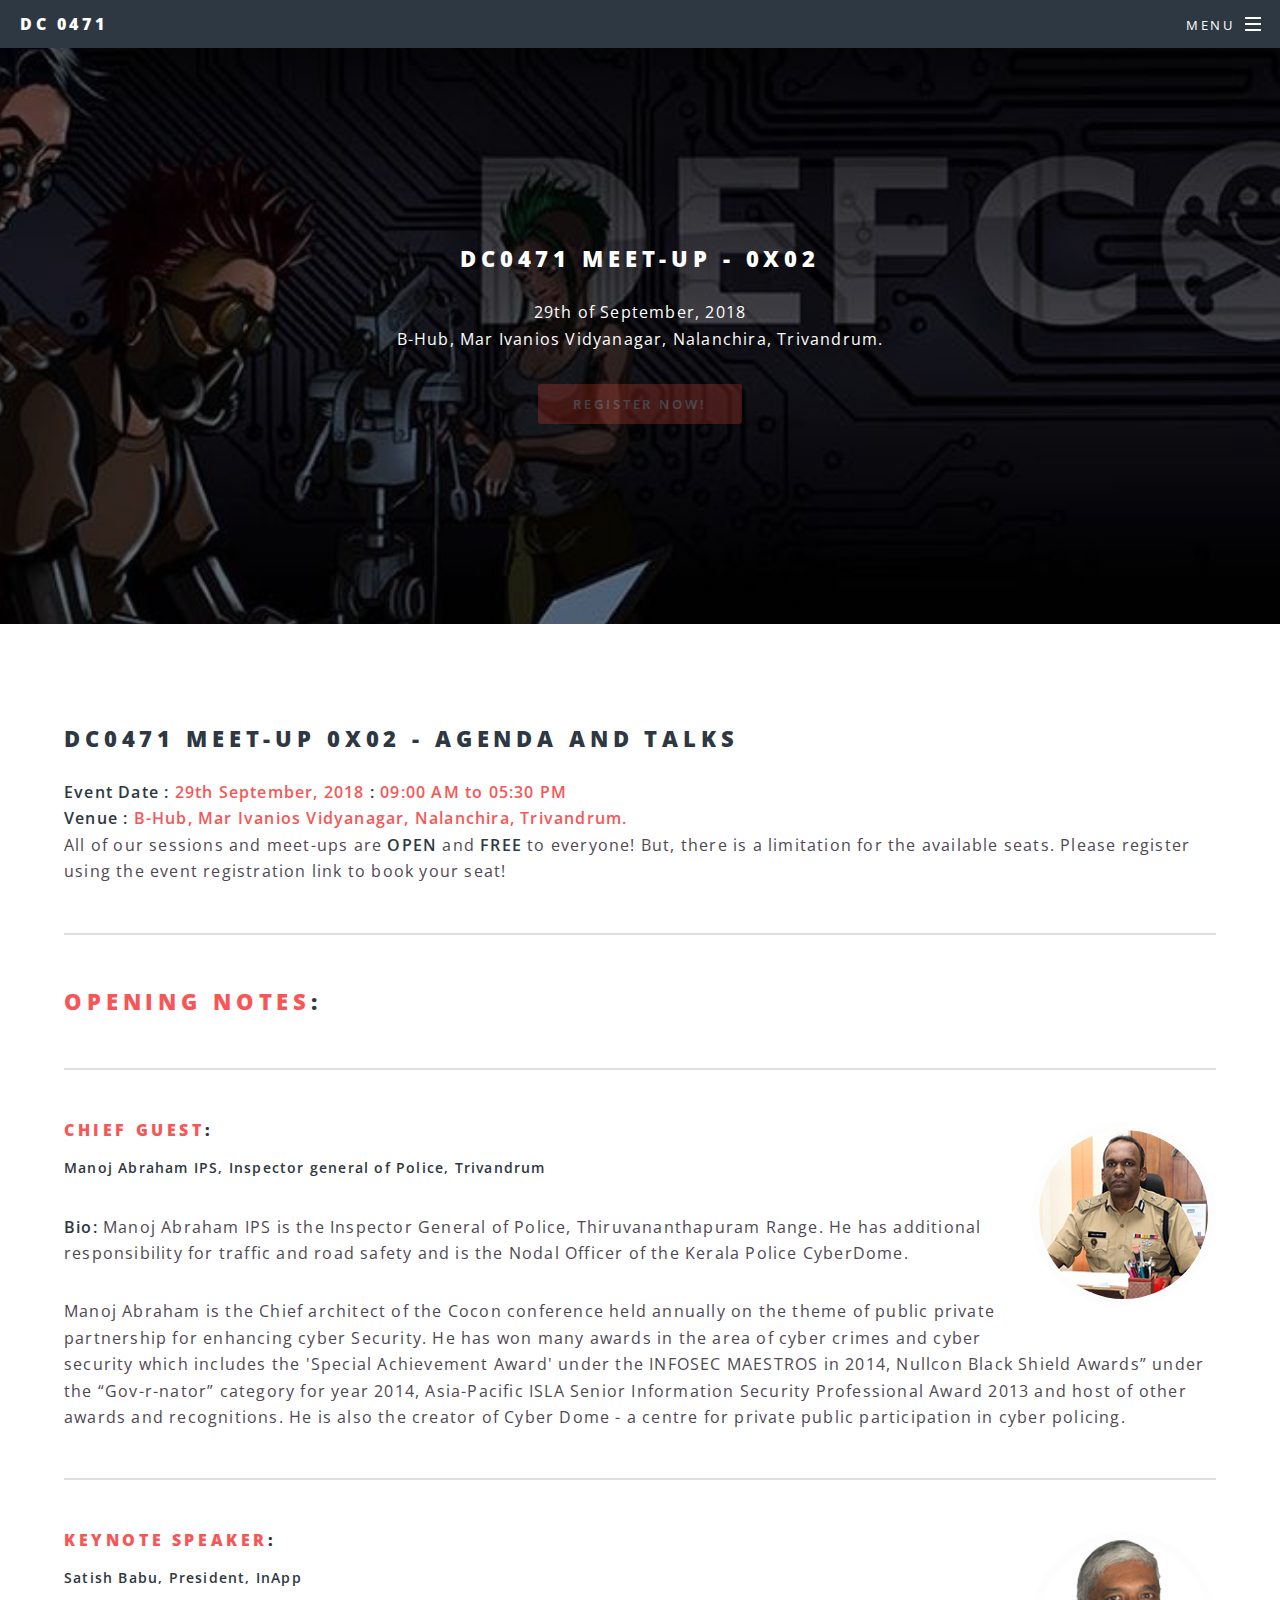
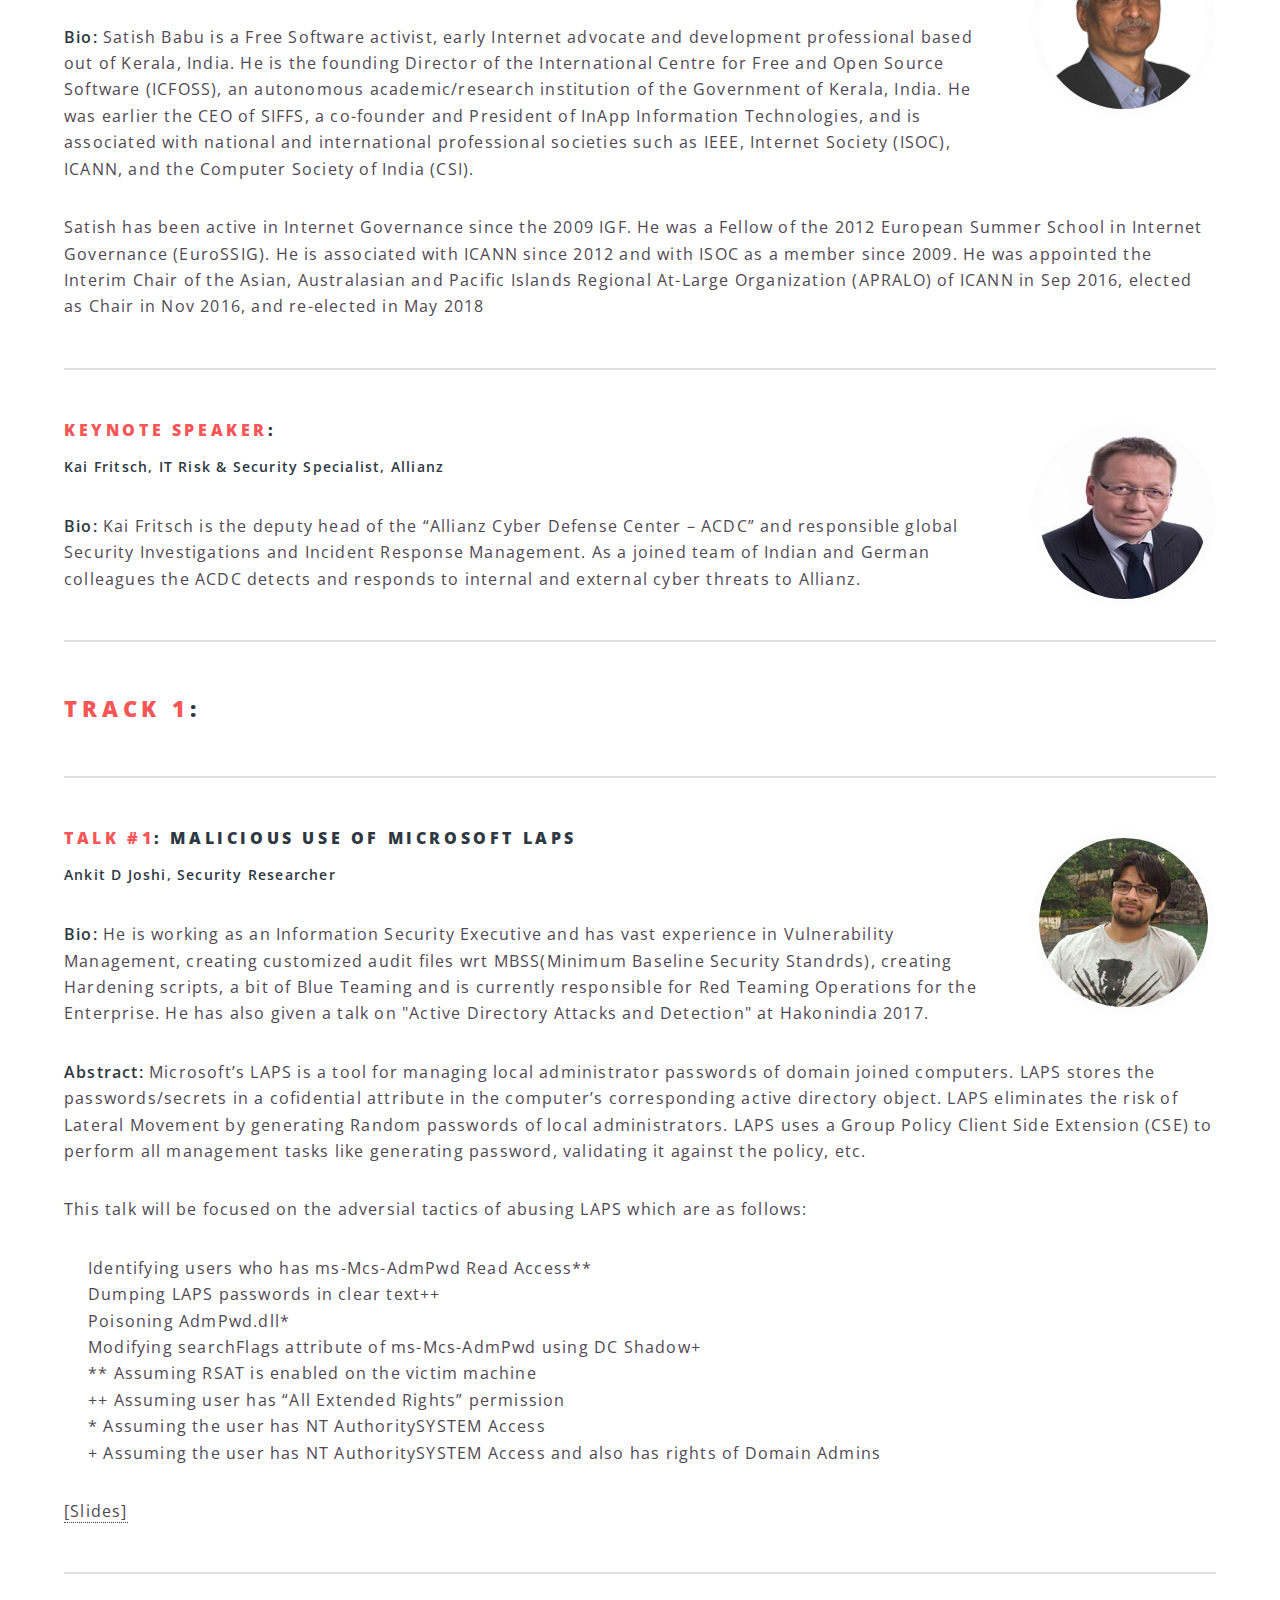
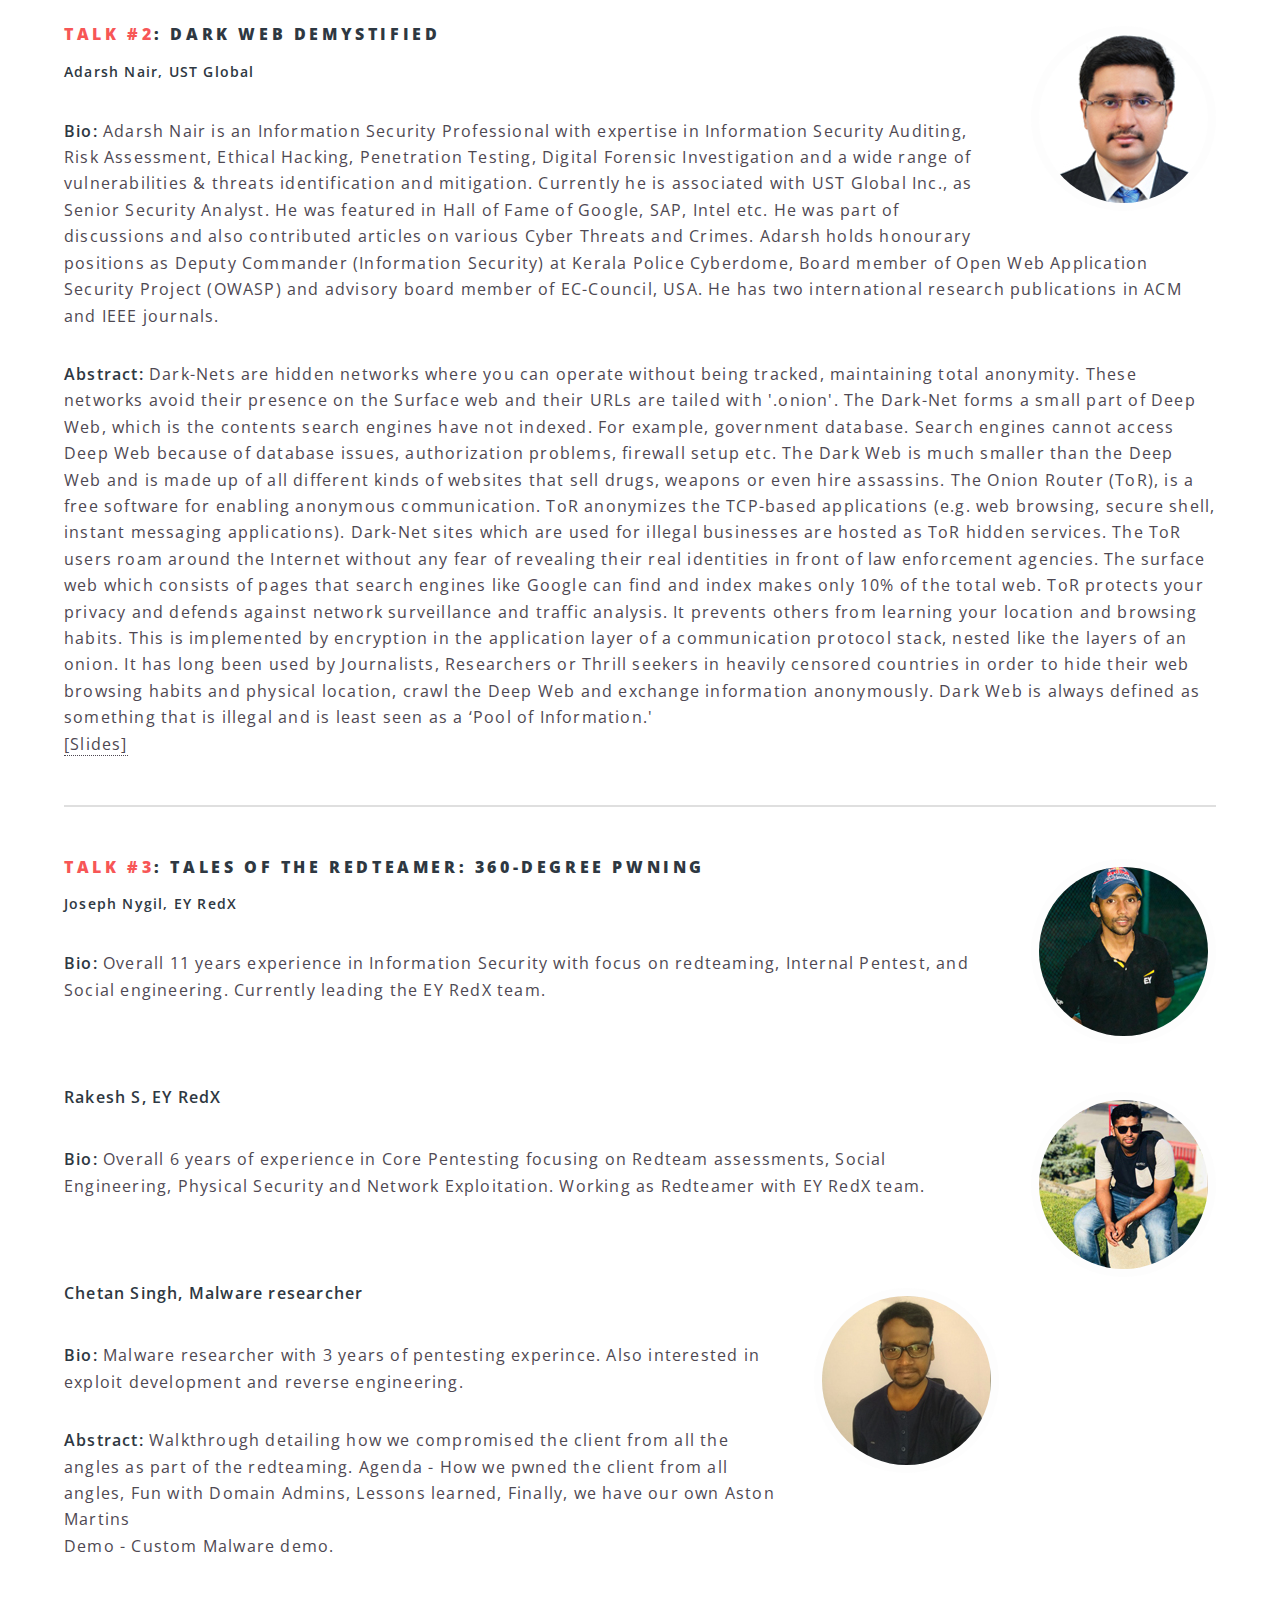
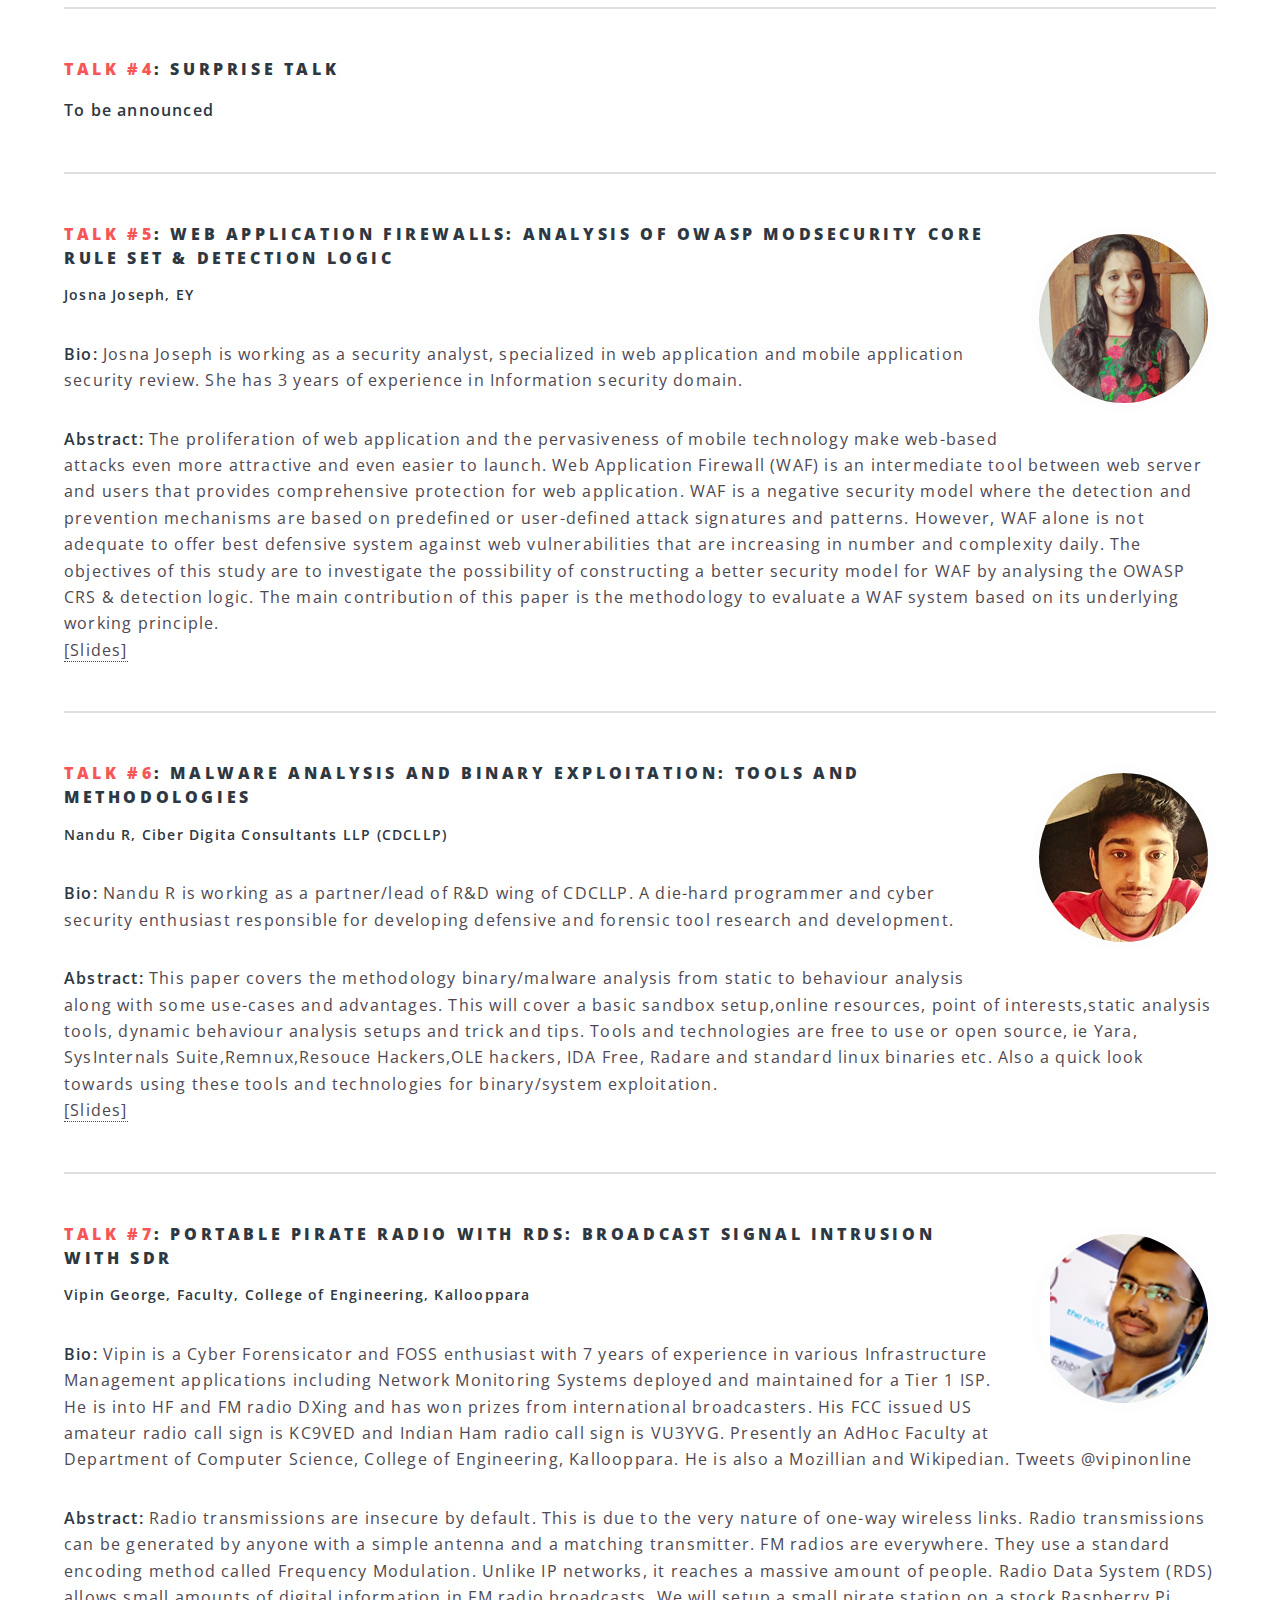
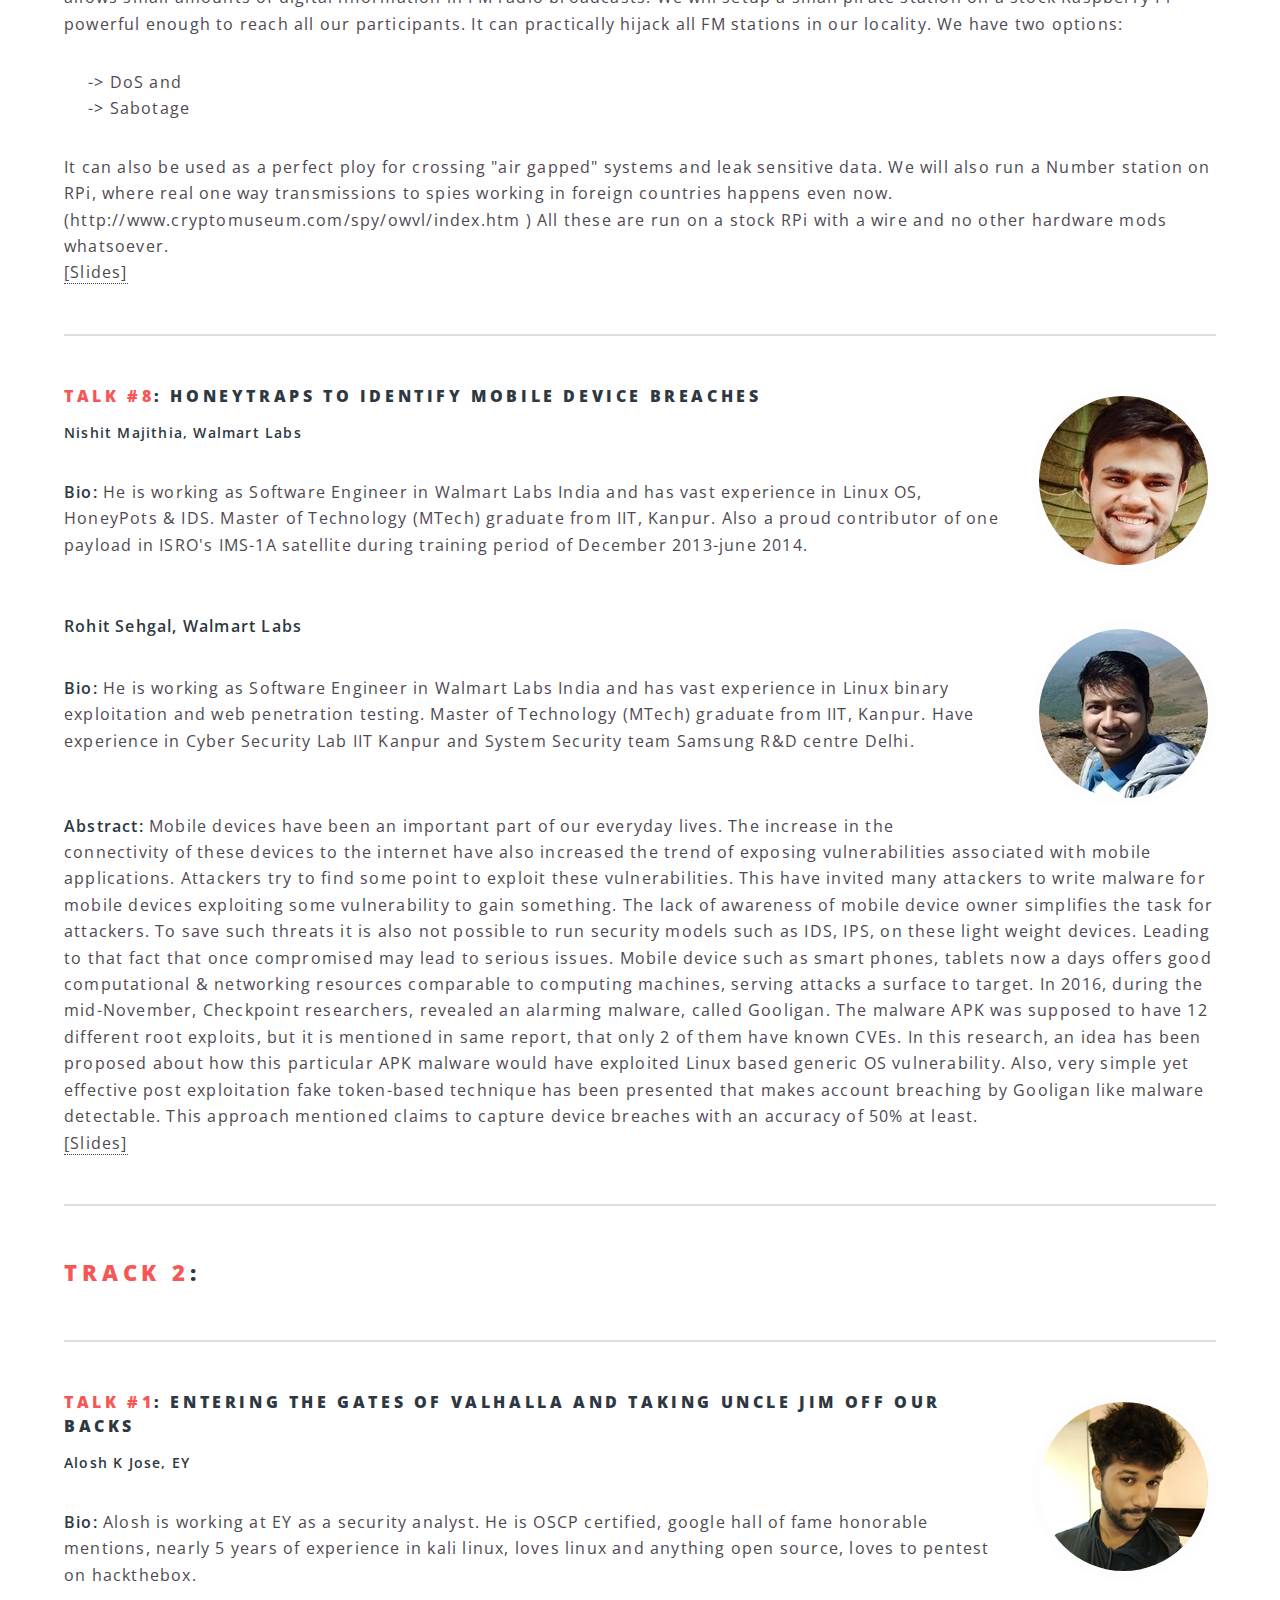
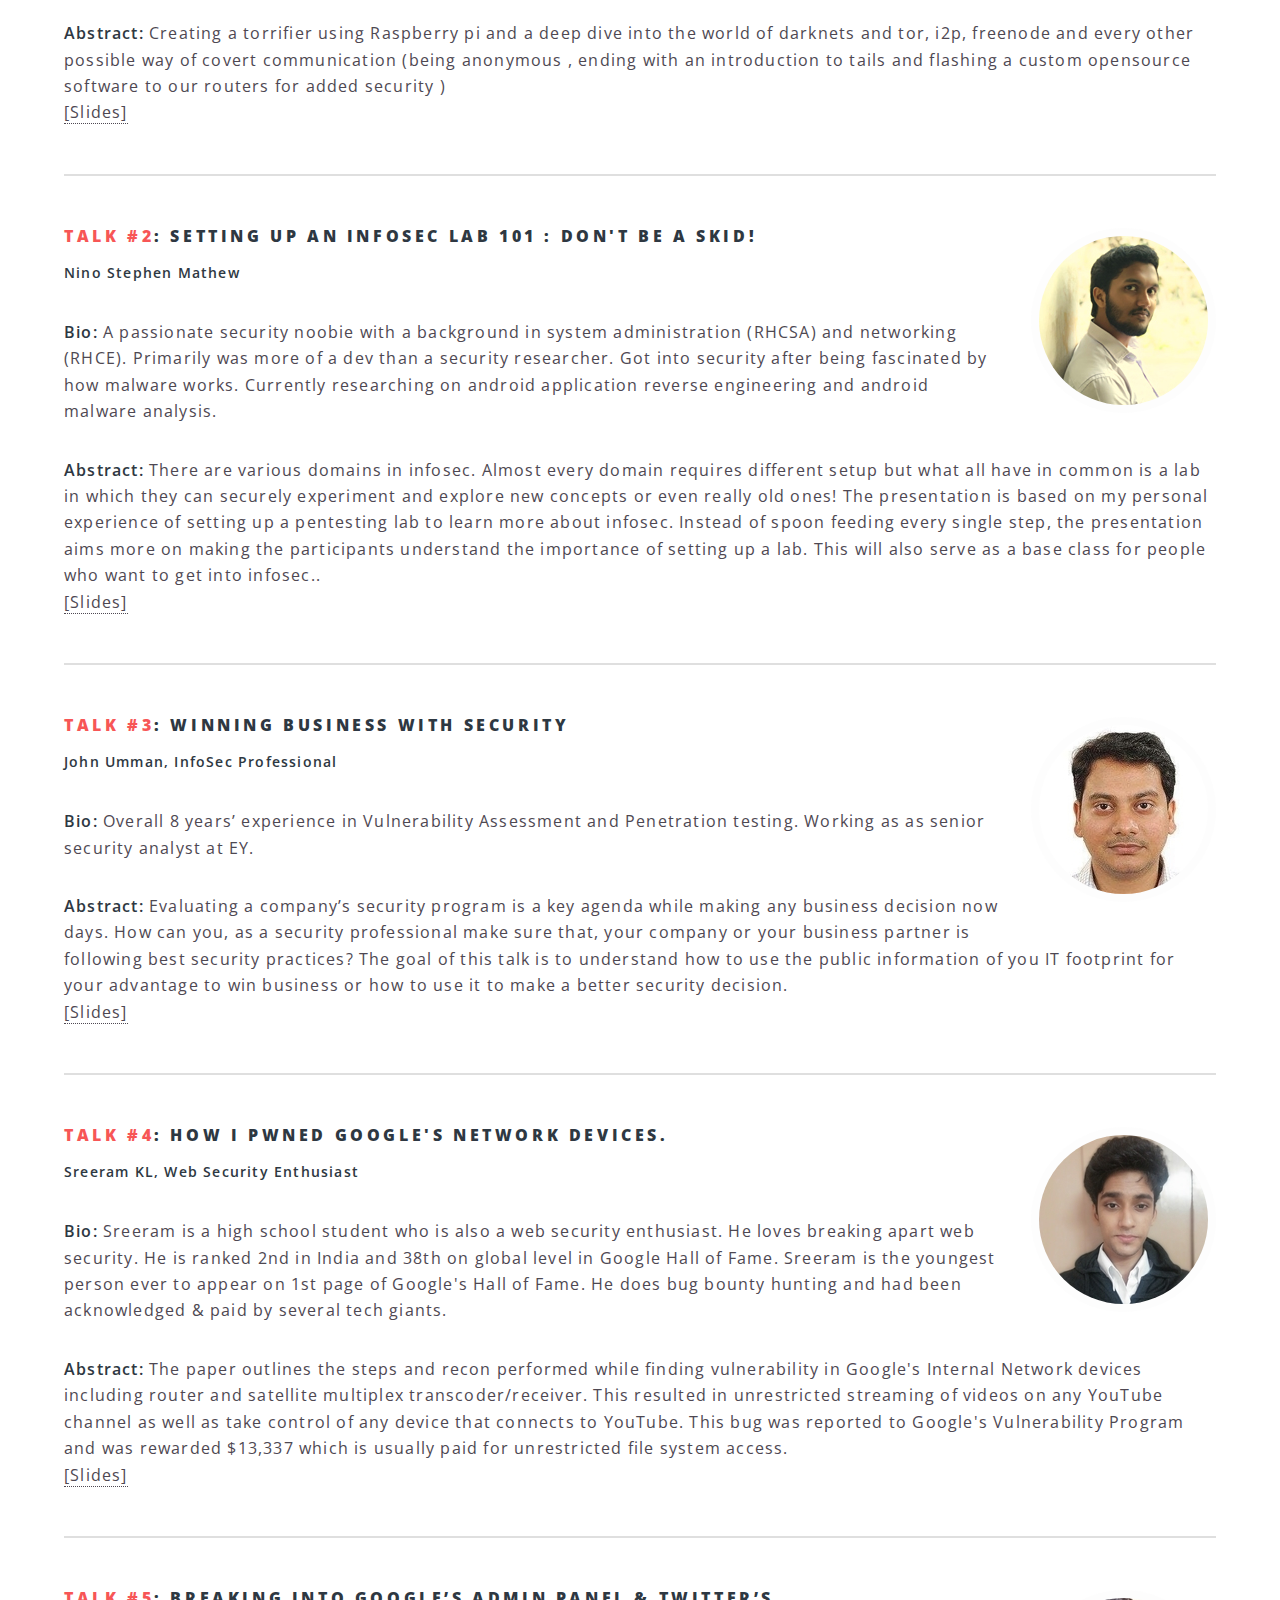
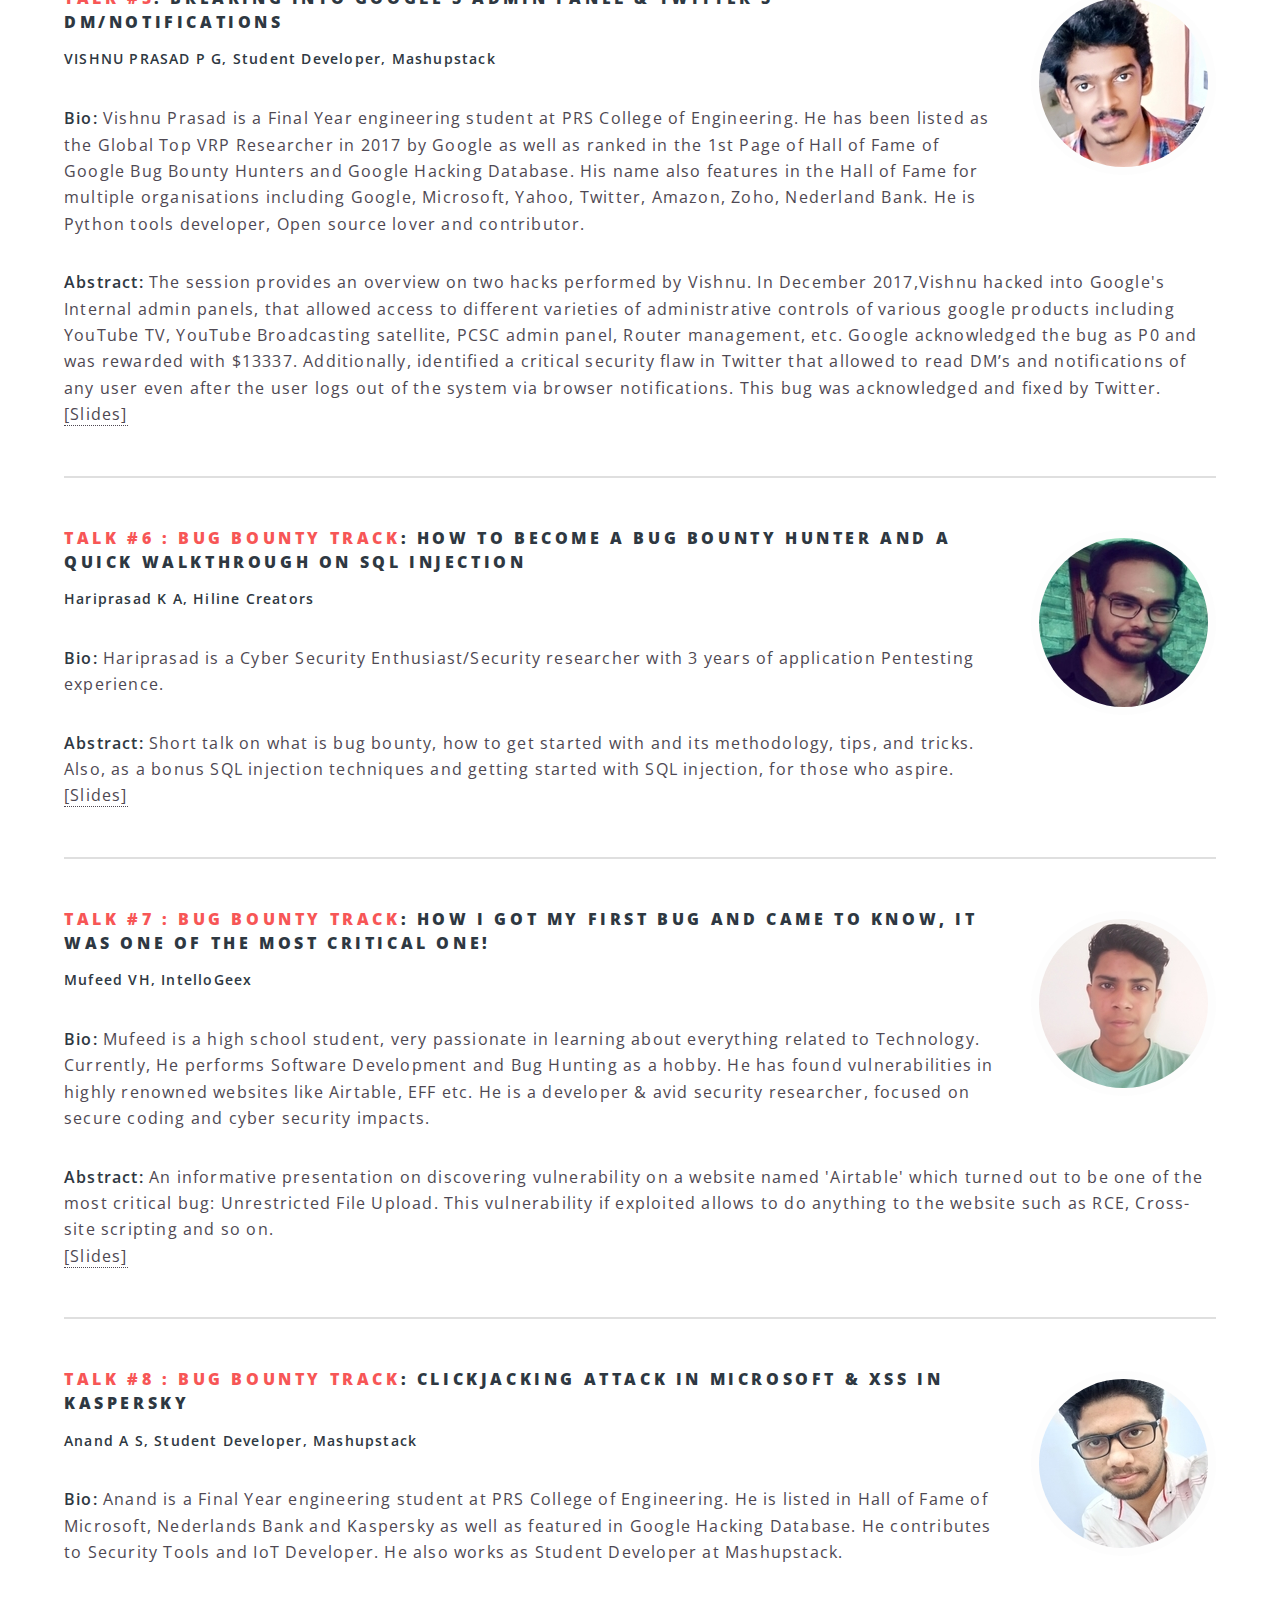
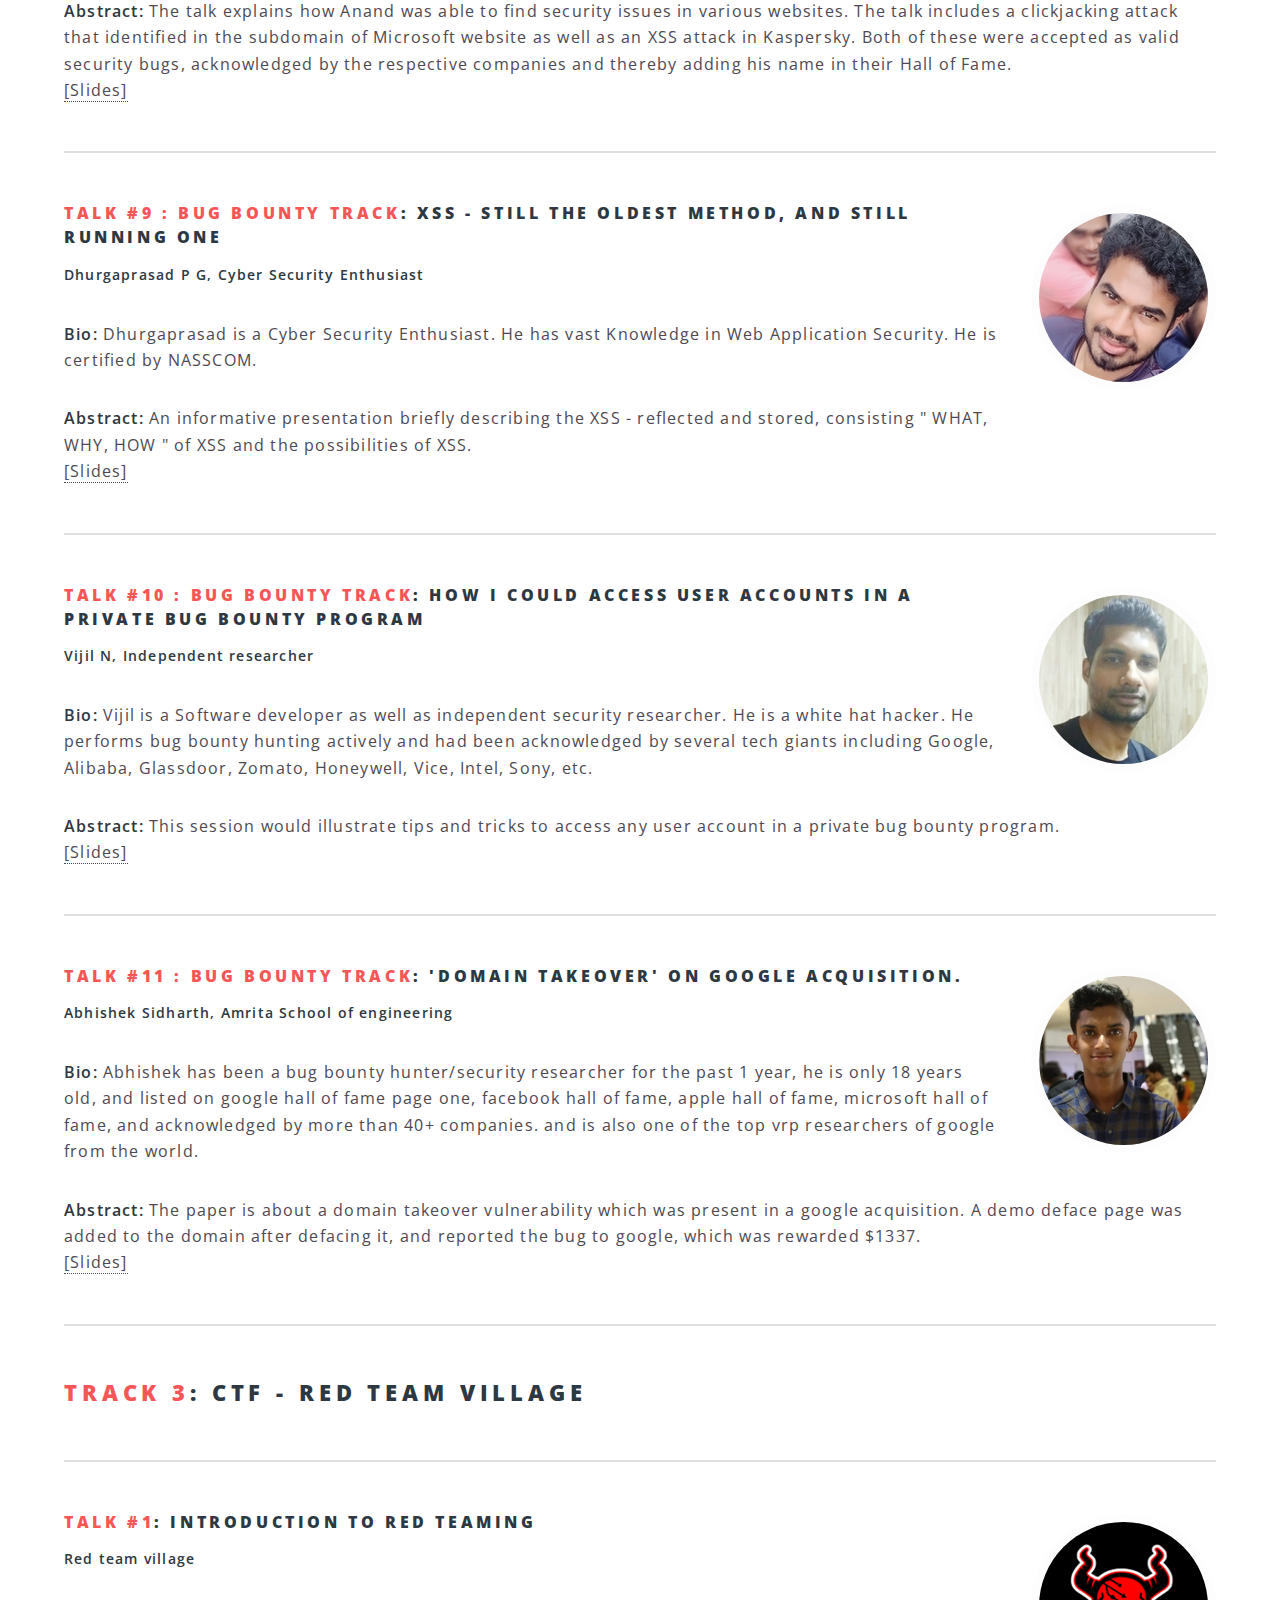
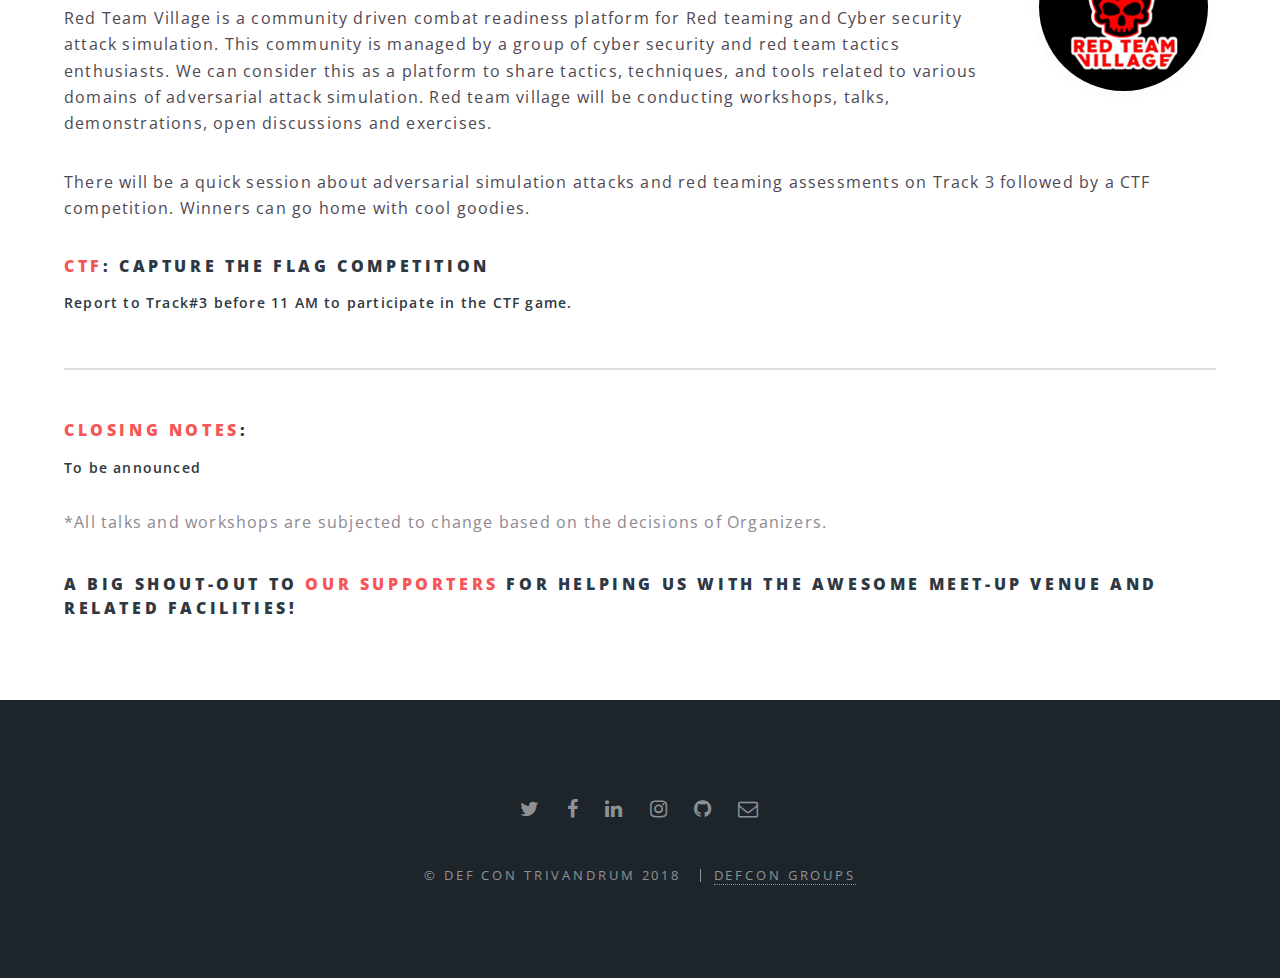
<file: dc0471-meetup-0x02/index.html>
<!DOCTYPE HTML>

<html>
	<head>
		<title>DC0471 Meetup 0x02</title>
		<meta charset="utf-8" />
		<meta name="viewport" content="width=device-width, initial-scale=1" />
		<!--[if lte IE 8]><script src="../assets/js/ie/html5shiv.js"></script><![endif]-->
		<link rel="stylesheet" href="../assets/css/main.css" />
		<!--[if lte IE 8]><link rel="stylesheet" href="../assets/css/ie8.css" /><![endif]-->
		<!--[if lte IE 9]><link rel="stylesheet" href="../assets/css/ie9.css" /><![endif]-->
	</head>
	<body>

		<!-- Page Wrapper -->
			<div id="page-wrapper">

				<!-- Header -->
					<header id="header">
						<h1><a href="https://dc0471.org/">DC 0471</a></h1>
						<nav id="nav">
							<ul>
								<li class="special">
									<a href="#menu" class="menuToggle"><span>Menu</span></a>
									<div id="menu">
										<ul>
											<li><a href="https://dc0471.org">Home</a></li>
											<li><a href="https://dc0471.org/about.html">About DC 0471</a></li>															
											<li><a href="https://events.dc0471.org/">Events</a></li>
																					
										</ul>
									</div>
								</li>
							</ul>
						</nav>
					</header>

				<!-- Main -->
					<article id="main">
					
						<div id="head">
							<h2>DC0471 meet-up - 0x02</h2>
							<p>29th of September, 2018</br>B-Hub, Mar Ivanios Vidyanagar, Nalanchira, Trivandrum.</p>
							<ul class="actions">
							<li><a href="https://www.townscript.com/e/def-con-group-trivandrum-meetup-0x02-404432" class="button special disabled">Register Now!</a></li>
							</ul>
						</div>
						<section class="wrapper style5">
							<div class="inner">
							<section>
									<h2>DC0471 Meet-up 0x02 - agenda and Talks</h2>
									<p><b>Event Date : <font color="#f75656">29th September, 2018</font> : <font color="#f75656">09:00 AM to 05:30 PM</font></b>
									</br><b>Venue : <font color="#f75656">B-Hub, Mar Ivanios Vidyanagar, Nalanchira, Trivandrum.</font></b>
									</br> All of our sessions and meet-ups are <strong>OPEN</strong> and <strong>FREE</strong>  to everyone! But, there is a limitation for the available seats.
									Please register using the event registration link to book your seat!</p>
									<hr />
																		
								</section>
								
								<section id="openingnotes">
								<header>					
									<h2><font color="#f75656">Opening notes</font>:</h2>
										<p><b></b></p>
										</header>
									<hr />
										<header><span class="image right rounded"><img src="images/manoj-abraham.jpg" alt="" /></span>
									
										<h4><font color="#f75656">Chief guest</font>:</h4>
										<p><b>Manoj Abraham IPS, Inspector general of Police, Trivandrum</b></p>
										</header>
										<p><b>Bio: </b> Manoj Abraham IPS is the Inspector General of Police, Thiruvananthapuram Range. He has additional responsibility for traffic and road safety and is the Nodal Officer of the Kerala Police CyberDome.</p>
										<p>Manoj Abraham is the Chief architect of the Cocon conference held annually on the theme of public private partnership for enhancing cyber Security. 
He has won many awards in the area of cyber crimes and cyber security which includes the 'Special Achievement Award' under the INFOSEC MAESTROS in 2014, 
Nullcon Black Shield Awards” under the “Gov-r-nator” category for year 2014, Asia-Pacific ISLA Senior Information Security Professional Award 2013 and host of 
other awards and recognitions. He is also the creator of Cyber Dome - a centre for private public participation in cyber policing.</p>
										<hr />
								<header><span class="image right rounded"><img src="images/satish-babu.jpg" alt="" /></span>
									
										<h4><font color="#f75656">Keynote Speaker</font>:</h4>
										<p><b>Satish Babu, President, InApp</b></p>
										</header>
										<p><b>Bio: </b> Satish Babu is a Free Software activist, early Internet advocate and development professional based out of Kerala, India. 
He is the founding Director of the International Centre for Free and Open Source Software (ICFOSS), an autonomous academic/research institution of the Government of Kerala, India.
He was earlier the CEO of SIFFS, a co-founder and President of InApp Information Technologies, and is associated with national and international professional societies such as IEEE, Internet Society (ISOC), ICANN, and the Computer Society of India (CSI).
</P> <p>Satish has been active in Internet Governance since the 2009 IGF. He was a Fellow of the 2012 European Summer School in Internet Governance (EuroSSIG). He is associated with ICANN since 2012 and with ISOC as a member since 2009. 
He was appointed the Interim Chair of the Asian, Australasian and Pacific Islands Regional At-Large Organization (APRALO) of ICANN in Sep 2016, elected as Chair in Nov 2016, and re-elected in May 2018 </p>
										<hr />
	
										<header><span class="image right rounded"><img src="images/kai-fritsch.jpg" alt="" /></span>
									
										<h4><font color="#f75656">Keynote Speaker</font>:</h4>
										<p><b>Kai Fritsch,  IT Risk & Security Specialist, Allianz</b></p>
										</header>
										<p><b>Bio: </b> Kai Fritsch is the deputy head of the “Allianz Cyber Defense Center – ACDC” and responsible global Security Investigations and Incident Response Management. As a joined team of Indian and German colleagues the ACDC detects and responds to internal and external cyber threats to Allianz. </p>
										<hr />
								</section>

		
								
								<section id="track1">
									<h2><font color="#f75656">Track 1</font>:</h2>
									<hr />
									
								
									<!-- ------------------------------------ -->
									<section id="ankit">
									<header><span class="image right rounded"><img src="images/ankit-d-joshi.jpg" alt="" /></span>
									
										<h4><font color="#f75656">Talk #1</font>: Malicious use of Microsoft LAPS</h4>
										<p><b>Ankit D Joshi, Security Researcher</b></p>
										</header>
									<p><b>Bio: </b>He is working as an Information Security Executive and has vast experience in Vulnerability Management, creating customized audit files wrt MBSS(Minimum Baseline Security Standrds), creating Hardening scripts, a bit of Blue Teaming and is currently responsible for Red Teaming Operations for the Enterprise. He has also given a talk on "Active Directory Attacks and Detection" at Hakonindia 2017.</p>
									<p><b>Abstract: </b>Microsoft’s LAPS is a tool for managing local administrator passwords of domain joined computers. LAPS stores the passwords/secrets in a cofidential attribute in the computer’s corresponding active directory object. LAPS eliminates the risk of Lateral Movement by generating Random passwords of local administrators. LAPS uses a Group Policy Client Side Extension (CSE) to perform all management tasks like generating password, validating it against the policy, etc.</br></p>
									<p> This talk will be focused on the adversial tactics of abusing LAPS which are as follows:</p> 
<ul>
<li>Identifying users who has ms-Mcs-AdmPwd Read Access** </li>
<li>Dumping LAPS passwords in clear text++</li>
<li>Poisoning AdmPwd.dll*</li>
<li>Modifying searchFlags attribute of ms-Mcs-AdmPwd using DC Shadow+</li>
<li>** Assuming RSAT is enabled on the victim machine</li>
<li>++ Assuming user has “All Extended Rights” permission</li>
<li>* Assuming the user has NT AuthoritySYSTEM Access</li>
<li>+  Assuming the user has NT AuthoritySYSTEM Access and also has rights of Domain Admins</li></ul><p><a href="https://github.com/DC0471/events/raw/master/dc0471-meetup-0x02/event_slides/Malicious_Use_Of_Microsoft_LAPS.pdf">[Slides]</a></p>
									<hr /></section>

									<!-- ------------------------------------ -->
												<section id="adarsh">
									<header><span class="image right rounded"><img src="images/adarsh-nair.jpg" alt="" /></span>
									
										<h4><font color="#f75656">Talk #2</font>: Dark web demystified</h4>
										<p><b>Adarsh Nair, UST Global</b></p>
										</header>
									<p><b>Bio: </b>Adarsh Nair is an Information Security Professional with expertise in Information Security Auditing, Risk Assessment, Ethical Hacking, Penetration Testing, Digital Forensic Investigation and a wide range of vulnerabilities & threats identification and  mitigation. Currently he is associated with UST Global Inc., as Senior Security Analyst. He was featured in Hall of Fame of Google, SAP, Intel etc. He was part of discussions and also contributed articles on various Cyber Threats and Crimes. Adarsh holds honourary positions as Deputy Commander (Information Security) at Kerala Police Cyberdome, Board member of Open Web Application Security Project (OWASP) and advisory board member of EC-Council, USA. He has two international research publications in ACM and IEEE journals.</p>
									<p><b>Abstract: </b>Dark-Nets are hidden networks where you can operate without being tracked, maintaining total anonymity. These networks avoid their presence on the Surface web and their URLs are tailed with '.onion'.     
The Dark-Net forms a small part of Deep Web, which is the contents search engines have not indexed. For example, government database. Search engines cannot access Deep Web because of database issues, authorization problems, firewall setup etc. The Dark Web is much smaller than the Deep Web and is made up of all different kinds of websites that sell drugs, weapons or even hire assassins.
The Onion Router (ToR), is a free software for enabling anonymous communication. ToR anonymizes the TCP-based applications (e.g. web browsing, secure shell, instant messaging applications). Dark-Net sites which are used for illegal businesses are hosted as ToR hidden services. The ToR users roam around the Internet without any fear of revealing their real identities in front of law enforcement agencies. The surface web which consists of pages that search engines like Google can find and index makes only 10% of the total web.  

ToR protects your privacy and defends against network surveillance and traffic analysis. It prevents others from learning your location and browsing habits. This is implemented by encryption in the application layer of a communication protocol stack, nested like the layers of an onion. It has long been used by Journalists, Researchers or Thrill seekers in heavily censored countries in order to hide their web browsing habits and physical location, crawl the Deep Web and exchange information anonymously.

Dark Web is always defined as something that is illegal and is least seen as a ‘Pool of Information.'</br><a href="https://github.com/DC0471/events/raw/master/dc0471-meetup-0x02/event_slides/Dark_Web_Demystified.pdf">[Slides]</a></p>
									<hr /></section>
							
									
						<!--------------------------------->
	
									<section id="redx">
										<header><span class="image right rounded"><img src="images/joseph-nygil.jpg" alt="" /></span>
										<h4><font color="#f75656">Talk #3</font>: Tales of the Redteamer: 360-degree PWNING</h4>
										<p><b>Joseph Nygil, EY RedX</b></p>
										</header>
									<p><b>Bio: </b>Overall 11 years experience in Information Security with focus on redteaming, Internal Pentest, and Social engineering. Currently leading the EY RedX team.</p>
									</br> </br><header><span class="image right rounded"><img src="images/rakesh-s.jpg" alt="" /></span>
										<p><b>Rakesh S, EY RedX</b></p>
										</header>
										<p><b>Bio: </b> Overall 6 years of experience in Core Pentesting focusing on Redteam assessments, Social Engineering, Physical Security and Network Exploitation. Working as Redteamer with EY RedX team.</p>
										</br> </br><header><span class="image right rounded"><img src="images/chetan-singh.jpg" alt="" /></span>
										<p><b>Chetan Singh, Malware researcher</b></p>
										</header>
										<p><b>Bio: </b>Malware researcher with 3 years of pentesting experince. Also interested in exploit development and reverse engineering.</p>
									<p><b>Abstract: </b>Walkthrough detailing how we compromised the client from all the angles as part of the redteaming.

Agenda - How we pwned the client from all angles, Fun with Domain Admins, Lessons learned, Finally, we have our own Aston Martins</br>Demo - Custom Malware demo.</p><hr />
									</section>
									<!-- ------------------------------------ -->
									<section id="surprise">
									
									
										<h4><font color="#f75656">Talk #4</font>: SURPRISE TALK</h4>
										<p><b>To be announced</b></p>
										</header>
									
									<hr /></section>
									<!-- ------------------------------------ -->
										<section id="josna">
									<header><span class="image right rounded"><img src="images/josna-joseph.jpg" alt="" /></span>
									
										<h4><font color="#f75656">Talk #5</font>: Web application firewalls: Analysis of OWASP ModSecurity Core Rule Set & detection logic</h4>
										<p><b>Josna Joseph, EY</b></p>
										</header>
									<p><b>Bio: </b>Josna Joseph is working as a security analyst, specialized in web application and mobile application security review. She has 3 years of experience in Information security domain.</p>
									<p><b>Abstract: </b>The proliferation of web application and the pervasiveness of mobile technology make web-based attacks even more attractive and even easier to launch. Web Application Firewall (WAF) is an intermediate tool between web server and users that provides comprehensive protection for web application. WAF is a negative security model where the detection and prevention mechanisms are based on predefined or user-defined attack signatures and patterns. However, WAF alone is not adequate to offer best defensive system against web vulnerabilities that are increasing in number and complexity daily. The objectives of this study are to investigate the possibility of constructing a better security model for WAF by analysing the OWASP CRS & detection logic. The main contribution of this paper is the methodology to evaluate a WAF system based on its underlying working principle. </br><a href="https://github.com/DC0471/events/raw/master/dc0471-meetup-0x02/event_slides/WAF_Detection_Logic_CRS.pdf">[Slides]</a></p>
									<hr /></section>
									<!-- ------------------------------------ -->

									<!----------------------------------------------->
										<section id="nandu">
									<header><span class="image right rounded"><img src="images/nandu-r.jpg" alt="" /></span>
									<h4><font color="#f75656">Talk #6</font>: Malware Analysis and Binary Exploitation: Tools and Methodologies</h4>
										<p><b>Nandu R, Ciber Digita Consultants LLP (CDCLLP)</b></p>
										</header>
									<p><b>Bio: </b>Nandu R is working as a partner/lead of R&D wing of CDCLLP. A die-hard programmer and cyber security enthusiast responsible for developing defensive and forensic tool research and development. </p>
									<p><b>Abstract: </b>This paper covers the methodology binary/malware analysis from static to behaviour analysis along with some use-cases and advantages. This will cover a basic sandbox setup,online resources, point of interests,static analysis tools, dynamic behaviour analysis setups and trick and tips. Tools and technologies are free to use or open source, ie Yara, SysInternals Suite,Remnux,Resouce Hackers,OLE hackers, IDA Free, Radare and standard linux binaries etc. Also a quick look towards using these tools and technologies for binary/system exploitation.</br><a href="#">[Slides]</a></p>
									<hr /></section>

									
								
									
									<!-- ---------------------------------------->
									<section id="vipin-george">
									<header><span class="image right rounded"><img src="images/vipin-george.jpg" alt="" /></span>
									<h4><font color="#f75656">Talk #7</font>: Portable Pirate Radio with RDS: Broadcast Signal Intrusion with SDR </h4>
										<p><b>Vipin George, Faculty, College of Engineering, Kallooppara</b></p>
										</header>
									<p><b>Bio: </b> Vipin is a Cyber Forensicator and FOSS enthusiast with 7 years of experience in various Infrastructure Management applications including
Network Monitoring Systems deployed and maintained for a Tier 1 ISP. He is into HF and FM radio DXing and has won prizes from international broadcasters. His
FCC issued US amateur radio call sign is KC9VED and Indian Ham radio call sign is VU3YVG. Presently an AdHoc Faculty at Department of Computer Science,
College of Engineering, Kallooppara. He is also a Mozillian and Wikipedian. Tweets @vipinonline</p>
<p><b>Abstract: </b>  Radio transmissions are insecure by default. This is due to the very nature of one-way wireless links. Radio transmissions can be generated by anyone
with a simple antenna and a matching transmitter. FM radios are everywhere. They use a standard encoding method called Frequency Modulation. Unlike IP networks,
it reaches a massive amount of people. Radio Data System (RDS) allows small amounts of digital information in FM radio broadcasts. We will setup a small
pirate station on a stock Raspberry Pi powerful enough to reach all our participants. It can practically hijack all FM stations in our locality. We have
two options: </p>
<ul>
<li>-> DoS and</li>
<li>-> Sabotage</li>
</ul><p>
It can also be used as a perfect ploy for crossing "air gapped" systems
and leak sensitive data.
We will also run a Number station on RPi, where real one way transmissions to
spies working in foreign countries happens even now.
(http://www.cryptomuseum.com/spy/owvl/index.htm )
All these are run on a stock RPi with a wire and no other hardware mods
whatsoever.
 </br><a href="https://github.com/DC0471/events/raw/master/dc0471-meetup-0x02/event_slides/Portable_Pirate_Radio_with_RDS_Broadcast_Signal_Intrusion_with_SDR.pdf">[Slides]</a></p>
									<hr /></section>
									<!--------------------------------------- -->
									<!--------------------------------->
									<section id="honeytraps">
										<header><span class="image right rounded"><img src="images/nishit.jpg" alt="" /></span>
										<h4><font color="#f75656">Talk #8</font>: HoneyTraps to identify Mobile device breaches</h4>
										<p><b>Nishit Majithia, Walmart Labs</b></p>
										</header>
									<p><b>Bio: </b>He is working as Software Engineer in Walmart Labs India and has vast experience in Linux OS, HoneyPots & IDS. Master of Technology (MTech) graduate from IIT, Kanpur. Also a proud contributor of one payload in ISRO's IMS-1A satellite during training period of December 2013-june 2014.</p>
									</br> <header><span class="image right rounded"><img src="images/rohit.jpg" alt="" /></span>
										<p><b>Rohit Sehgal, Walmart Labs</b></p>
										</header>
										<p><b>Bio: </b> He is working as Software Engineer in Walmart Labs India and has vast experience in Linux binary exploitation and web penetration testing. Master of Technology (MTech) graduate from IIT, Kanpur. Have experience in Cyber Security Lab IIT Kanpur and System Security team Samsung R&D centre Delhi.</p>
										</br>
									<p><b>Abstract: </b>Mobile devices have been an important part of our everyday lives. The increase in the connectivity of these devices to the internet have also increased the trend of exposing vulnerabilities associated with mobile applications.  Attackers try to find some point to exploit these vulnerabilities. This have invited many attackers to write malware for mobile devices exploiting some vulnerability to gain something. The lack of awareness of mobile device owner simplifies the task for attackers. To save such threats it is also not possible to run security models such as IDS, IPS, on these light weight devices. Leading to that fact that once compromised may lead to serious issues. Mobile device such as smart phones, tablets now a days offers good computational & networking resources comparable to computing machines, serving attacks a surface to target.  In 2016, during the mid-November, Checkpoint researchers, revealed an alarming malware, called Gooligan. The malware APK was supposed to have 12 different root exploits, but it is mentioned in same report, that only 2 of them have known CVEs. In this research, an idea has been proposed about how this particular APK malware would have exploited Linux based generic OS vulnerability. Also, very simple yet effective post exploitation fake token-based technique has been presented that makes account breaching by Gooligan like malware detectable. This approach mentioned claims to capture device breaches with an accuracy of 50% at least.</br><a href="#">[Slides]</a></p>
									<hr /></section>
									<!-- ------------------------------------ -->

									<section id="track2">
									<h2><font color="#f75656">Track 2</font>:</h2>
									<hr />
										
									<!----------------------------------------------->
										<section id="alosh">
									<header><span class="image right rounded"><img src="images/alosh-k-jose.jpg" alt="" /></span>
									<h4><font color="#f75656">Talk #1</font>: Entering the gates of valhalla and taking uncle Jim off our backs  </h4>
										<p><b>Alosh K Jose, EY</b></p>
										</header>
									<p><b>Bio: </b>Alosh is working at EY as a security analyst. He is OSCP certified, google hall of fame honorable mentions, nearly  5 years of experience in kali linux, loves linux and anything open source, loves to pentest on hackthebox.</p>
									<p><b>Abstract: </b>Creating a torrifier using Raspberry pi and a deep dive into the world of darknets and tor, i2p, freenode and every other possible way of covert communication (being anonymous , ending with an introduction to tails and flashing a custom opensource software to our routers for added security )</br><a href="#">[Slides]</a></p>
									<hr /></section>
									<!----------------------------------------------->
										<section id="nino-stephen">
									<header><span class="image right rounded"><img src="images/nino-stephen.jpg" alt="" /></span>
									<h4><font color="#f75656">Talk #2</font>: Setting up an Infosec Lab 101 : Don't be a skid!</h4>
										<p><b>Nino Stephen Mathew</b></p>
										</header>
									<p><b>Bio: </b>A passionate security noobie with a  background in system administration (RHCSA) and networking (RHCE). Primarily was more of a dev than a security researcher. Got into security after being fascinated by how malware works. Currently researching on android application reverse engineering and android malware analysis. </p>
									<p><b>Abstract: </b>There are various domains in infosec. Almost every domain requires different setup but what all have in common is a lab in which they can securely experiment and explore new concepts or even really old ones! The presentation is based on my personal experience of setting up a pentesting lab to learn more about infosec. Instead of spoon feeding every single step, the presentation aims more on making the participants understand the importance of setting up a lab. This will also serve as a base class for people who want to get into infosec..</br><a href="https://github.com/DC0471/events/raw/master/dc0471-meetup-0x02/event_slides/Setting_up_an_Infosec_Lab_101_Don_t_be_a_skid!.pdf">[Slides]</a></p>
									<hr /></section>
									
									<!----------------------------------------------->
									<!----------------------------------------------->
										<section id="john-umman">
									<header><span class="image right rounded"><img src="images/john-umman.jpg" alt="" /></span>
									<h4><font color="#f75656">Talk #3</font>: Winning Business with Security </h4>
										<p><b>John Umman, InfoSec Professional</b></p>
										</header>
									<p><b>Bio: </b> Overall 8 years’ experience in Vulnerability Assessment and Penetration testing. Working as as senior security analyst at EY.</p>
									<p><b>Abstract: </b>Evaluating a company’s security program is a key agenda while making any business decision now days. How can you, as a security professional make sure that, your company or your business partner is following best security practices? The goal of this talk is to understand how to use the public information of you IT footprint for your advantage to win business or how to use it to make a better security decision. </br><a href="#">[Slides]</a></p>
									<hr /></section>
									
									
									<!----------------------------------------------->
										<section id="sreeram">
									<header><span class="image right rounded"><img src="images/sreeram-kl.jpg" alt="" /></span>
									<h4><font color="#f75656">Talk #4</font>: HOW I PWNED GOOGLE'S NETWORK DEVICES.   </h4>
										<p><b>Sreeram KL, Web Security Enthusiast</b></p>
										</header>
									<p><b>Bio: </b>Sreeram is a high school student who is also a web security enthusiast. He loves breaking apart web security. He is ranked 2nd in India and 38th on global level in Google Hall of Fame. Sreeram is the youngest person ever to appear on 1st page of Google's Hall of Fame. He does bug bounty hunting and had been acknowledged & paid by several tech giants.</p>
									<p><b>Abstract: </b>The paper outlines the steps and recon performed while finding vulnerability in Google's Internal Network devices including router and satellite multiplex transcoder/receiver. This resulted in unrestricted streaming of videos on any YouTube channel as well as take control of any device that connects to YouTube. This bug was reported to Google's Vulnerability Program and was rewarded $13,337 which is usually paid for unrestricted file system access.</br><a href="https://github.com/DC0471/events/raw/master/dc0471-meetup-0x02/event_slides/HOW_I_PWNED_GOOGLE_S_NETWORK_DEVICES.pdf">[Slides]</a></p>
									<hr /></section>
									<!----------------------------------------------->
									<!----------------------------------------------->
										<section id="vishnuprasad">
									<header><span class="image right rounded"><img src="images/vishnu-prasad-p-g.jpg" alt="" /></span>
									<h4><font color="#f75656">Talk #5</font>: BREAKING INTO GOOGLE’S ADMIN PANEL & TWITTER’S DM/NOTIFICATIONS   </h4>
										<p><b>VISHNU PRASAD P G, Student Developer, Mashupstack</b></p>
										</header>
									<p><b>Bio: </b>Vishnu Prasad is a Final Year engineering student at PRS College of Engineering. He has been listed as the Global Top VRP Researcher in 2017 by Google as well as ranked in the 1st Page of Hall of Fame of Google Bug Bounty Hunters and Google Hacking Database. His name also features in the Hall of Fame for multiple organisations including Google, Microsoft, Yahoo, Twitter, Amazon, Zoho, Nederland Bank. He is Python tools developer, Open source lover and contributor.</p>
									<p><b>Abstract: </b>The session provides an overview on two hacks performed by Vishnu. In December 2017,Vishnu hacked into Google's Internal admin panels, that allowed access to different varieties of administrative controls of various google products including YouTube TV, YouTube Broadcasting satellite, PCSC admin panel, Router management, etc. Google acknowledged the bug as P0 and was rewarded with $13337. Additionally, identified a critical security flaw in Twitter that allowed to read DM’s and notifications of any user even after the user logs out of the system via browser notifications. This bug was acknowledged and fixed by Twitter. </br><a href="https://github.com/DC0471/events/raw/master/dc0471-meetup-0x02/event_slides/BREAKING_INTO_GOOGLE’S_ADMIN_PANEL_TWITTER’S_DM_NOTIFICATIONS.pdf">[Slides]</a></p>
									<hr /></section>
									<!----------------------------------------------->
									<!----------------------------------------------->
										<section id="hariprasad">
									<header><span class="image right rounded"><img src="images/hariprasad.jpg" alt="" /></span>
									<h4><font color="#f75656">Talk #6 : Bug bounty track</font>: HOW TO BECOME A BUG BOUNTY HUNTER AND A QUICK WALKTHROUGH ON SQL INJECTION   </h4>
										<p><b>Hariprasad K A, Hiline Creators</b></p>
										</header>
									<p><b>Bio: </b>Hariprasad is a Cyber Security Enthusiast/Security researcher with 3 years of application Pentesting experience.</p>
									<p><b>Abstract: </b>Short talk on what is bug bounty, how to get started with and its methodology, tips, and tricks. Also, as a bonus SQL injection techniques and getting started with SQL injection, for those who aspire.</br><a href="#">[Slides]</a></p>
									<hr /></section>
									<!----------------------------------------------->
									<!----------------------------------------------->
										<section id="mufeed">
									<header><span class="image right rounded"><img src="images/mufeed.jpg" alt="" /></span>
									<h4><font color="#f75656">Talk #7 : Bug bounty track</font>: HOW I GOT MY FIRST BUG AND CAME TO KNOW, IT WAS ONE OF THE MOST CRITICAL ONE!   </h4>
										<p><b>Mufeed VH, IntelloGeex</b></p>
										</header>
									<p><b>Bio: </b>Mufeed is a high school student, very passionate in learning about everything related to Technology. Currently, He performs Software Development and Bug Hunting as a hobby. He has found vulnerabilities in highly renowned websites like Airtable, EFF etc. He is a developer & avid security researcher, focused on secure coding and cyber security impacts.</p>
									<p><b>Abstract: </b>An informative presentation on discovering vulnerability on a website named 'Airtable' which turned out to be one of the most critical bug: Unrestricted File Upload. This vulnerability if exploited allows to do anything to the website such as RCE, Cross-site scripting and so on.</br><a href="#">[Slides]</a></p>
									<hr /></section>
									<!----------------------------------------------->
									<!----------------------------------------------->
										<section id="anand">
									<header><span class="image right rounded"><img src="images/anand.jpg" alt="" /></span>
									<h4><font color="#f75656">Talk #8 : Bug bounty track</font>: CLICKJACKING ATTACK IN MICROSOFT & XSS IN KASPERSKY   </h4>
										<p><b>Anand A S, Student Developer, Mashupstack</b></p>
										</header>
									<p><b>Bio: </b>Anand is a Final Year engineering student at PRS College of Engineering. He is listed in Hall of Fame of Microsoft, Nederlands Bank and Kaspersky as well as featured in Google Hacking Database. He contributes to Security Tools and IoT Developer. He also works as Student Developer at Mashupstack.</p>
									<p><b>Abstract: </b>The talk explains how Anand was able to find security issues in various websites. The talk includes a clickjacking attack that identified in the subdomain of Microsoft website as well as an XSS attack in Kaspersky. Both of these were accepted as valid security bugs, acknowledged by the respective companies and thereby adding his name in their Hall of Fame.</br><a href="https://github.com/DC0471/events/raw/master/dc0471-meetup-0x02/event_slides/CLICKJACKING_ATTACK_IN_MICROSOFT_XSS_IN_KASPERSKY.pdf">[Slides]</a></p>
									<hr /></section>
									<!----------------------------------------------->
									<!----------------------------------------------->
										<section id="dhurgaprasad">
									<header><span class="image right rounded"><img src="images/dhurgaprasad.jpg" alt="" /></span>
									<h4><font color="#f75656">Talk #9 : Bug bounty track</font>: XSS - STILL THE OLDEST METHOD, AND STILL RUNNING ONE   </h4>
										<p><b>Dhurgaprasad P G, Cyber Security Enthusiast</b></p>
										</header>
									<p><b>Bio: </b>Dhurgaprasad is a Cyber Security Enthusiast. He has vast Knowledge in Web Application Security.  He is certified by NASSCOM. </p>
									<p><b>Abstract: </b>An informative presentation briefly describing the XSS - reflected and stored, consisting " WHAT, WHY, HOW " of XSS and the possibilities of XSS.</br><a href="#">[Slides]</a></p>
									<hr /></section>
									<!----------------------------------------------->
									<!----------------------------------------------->
										<section id="vijil">
									<header><span class="image right rounded"><img src="images/vijil.jpg" alt="" /></span>
									<h4><font color="#f75656">Talk #10 : Bug bounty track</font>: HOW I COULD ACCESS USER ACCOUNTS IN A PRIVATE BUG BOUNTY PROGRAM   </h4>
										<p><b>Vijil N, Independent researcher</b></p>
										</header>
									<p><b>Bio: </b>Vijil is a Software developer as well as independent security researcher. He is a white hat hacker. He performs bug bounty hunting actively and had been acknowledged by several tech giants including Google, Alibaba, Glassdoor, Zomato, Honeywell, Vice, Intel, Sony, etc.</p>
									<p><b>Abstract: </b>This session would illustrate tips and tricks to access any user account in a private bug bounty program.</br><a href="https://github.com/DC0471/events/raw/master/dc0471-meetup-0x02/event_slides/HOW_I_COULD_ACCESS_USER_ACCOUNTS_IN_A_PRIVATE_BUG_BOUNTY_PROGRAM.pdf">[Slides]</a></p>
									<hr /></section>
									<!----------------------------------------------->
									<!----------------------------------------------->
										<section id="abhishek">
									<header><span class="image right rounded"><img src="images/abhishek.jpg" alt="" /></span>
									<h4><font color="#f75656">Talk #11 : Bug bounty track</font>: 'Domain Takeover' on Google Acquisition.   </h4>
										<p><b>Abhishek Sidharth, Amrita School of engineering</b></p>
										</header>
									<p><b>Bio: </b>Abhishek has been a bug bounty hunter/security researcher for the past 1 year, he is only 18 years old, and listed on google hall of fame page one, facebook hall of fame, apple hall of fame, microsoft hall of fame, and acknowledged by more than 40+ companies. and is also one of the top vrp researchers of google from the world.</p>
									<p><b>Abstract: </b>The paper is about a domain takeover vulnerability which was present in a google acquisition. A demo deface page was added to the domain after defacing it, and reported the bug to google, which was rewarded $1337.</br><a href="https://github.com/DC0471/events/raw/master/dc0471-meetup-0x02/event_slides/Domain_Takeover_on_Google_Acquisition.pdf">[Slides]</a></p>
									<hr /></section>
									<!----------------------------------------------->
									
								<section id="track3">
									<h2><font color="#f75656">Track 3</font>: CTF - RED TEAM VILLAGE</h2>
									<hr />
									<header><span class="image right rounded"><img src="images/red-team-village.jpg" alt="" /></span>
									
										<h4><font color="#f75656">Talk #1</font>: Introduction to Red teaming</h4>
										<p><b>Red team village</b></p>
										</header>
										<p>Red Team Village is a community driven combat readiness platform for Red teaming and Cyber security attack simulation. This community is managed by a group of cyber security and red team tactics enthusiasts. We can consider this as a platform to share tactics, techniques, and tools related to various domains of adversarial attack simulation.
										Red team village will be conducting workshops, talks, demonstrations, open discussions and exercises.</p>
									<p>There will be a quick session about adversarial simulation attacks and red teaming assessments on Track 3 followed by a CTF competition. Winners can go home with cool goodies.</p>
									<header>
									
										<h4><font color="#f75656">CTF</font>: Capture the flag competition</h4>
										<p><b>Report to Track#3 before 11 AM to participate in the CTF game.</b></p>
										</header>
									<p></p>
								</section>
								<section>
										<hr />
									<header>					
									<h4><font color="#f75656">Closing notes</font>:</h4>
										<p><b>To be announced</b></p>
										</header>
									<header>
										
										<p>*All talks and workshops are subjected to change based on the decisions of Organizers. </p>
									</header>
									<header>
									
										<h4>A big shout-out to<font color="#f75656"> our supporters </font>for helping us with the awesome meet-up venue and related facilities!</h4>
										
									</header>
									</section>
							</div>
						</section>
					
					</article>
				

				<!-- Footer -->
						<footer id="footer">
						<ul class="icons">
							<li><a target="_blank" href="https://twitter.com/dc0471" class="icon fa-twitter"><span class="label">Twitter</span></a></li>
							<li><a target="_blank" href="https://facebook.com/dc0471" class="icon fa-facebook"><span class="label">Facebook</span></a></li>
							<li><a target="_blank" href="https://www.linkedin.com/company/dc0471" class="icon fa-linkedin"><span class="label">Linkedin</span></a></li>
							<li><a target="_blank" href="#" class="icon fa-instagram"><span class="label">Instagram</span></a></li>
							<li><a target="_blank" href="https://github.com/dc0471" class="icon fa-github"><span class="label">Github</span></a></li>
							<li><a target="_blank" href="#" class="icon fa-envelope-o"><span class="label">Email</span></a></li>
						</ul>
						<ul class="copyright">
							<li>&copy; Def con Trivandrum 2018</li> <li><a target="_blank" href="https://www.defcongroups.org/">Defcon Groups</a></li>
						</ul>
					</footer>

			</div>

		<!-- Scripts -->
			<script src="../assets/js/jquery.min.js"></script>
			<script src="../assets/js/jquery.scrollex.min.js"></script>
			<script src="../assets/js/jquery.scrolly.min.js"></script>
			<script src="../assets/js/skel.min.js"></script>
			<script src="../assets/js/util.js"></script>
			<!--[if lte IE 8]><script src="../assets/js/ie/respond.min.js"></script><![endif]-->
			<script src="../assets/js/main.js"></script>

	</body>
</html>
</file>
<file: assets/css/ie8.css>
/*
	Spectral by HTML5 UP
	html5up.net | @ajlkn
	Free for personal and commercial use under the CCA 3.0 license (html5up.net/license)
*/

/* Icon */

	.icon.major {
		border: none;
	}

		.icon.major:before {
			font-size: 3em;
		}

/* Form */

	label {
		color: #2E3842;
	}

	input[type="text"],
	input[type="password"],
	input[type="email"],
	select,
	textarea {
		border: solid 1px #dfdfdf;
	}

/* Button */

	input[type="submit"],
	input[type="reset"],
	input[type="button"],
	button,
	.button {
		border: solid 2px #dfdfdf;
	}

		input[type="submit"].special,
		input[type="reset"].special,
		input[type="button"].special,
		button.special,
		.button.special {
			border: 0 !important;
		}

/* Page Wrapper + Menu */

	#menu {
		display: none;
	}

	body.is-menu-visible #menu {
		display: block;
	}

/* Header */

	#header nav > ul > li > a.menuToggle:after {
		display: none;
	}

/* Banner + Wrapper (style4) */

	#banner,
	.wrapper.style4 {
		-ms-behavior: url("assets/js/ie/backgroundsize.min.htc");
	}

		#banner:before,
		.wrapper.style4:before {
			display: none;
		}

/* Banner */

	#banner .more {
		height: 4em;
	}

		#banner .more:after {
			display: none;
		}

/* Main */

	#main > header {
		-ms-behavior: url("assets/js/ie/backgroundsize.min.htc");
	}

		#main > header:before {
			display: none;
		}
</file>
<file: assets/css/ie9.css>
/*
	Spectral by HTML5 UP
	html5up.net | @ajlkn
	Free for personal and commercial use under the CCA 3.0 license (html5up.net/license)
*/

/* Spotlight */

	.spotlight {
		display: block;
	}

		.spotlight .image {
			display: inline-block;
			vertical-align: top;
		}

		.spotlight .content {
			padding: 4em 4em 2em 4em ;
			display: inline-block;
		}

		.spotlight:after {
			clear: both;
			content: '';
			display: block;
		}

/* Features */

	.features {
		display: block;
	}

		.features li {
			float: left;
		}

		.features:after {
			content: '';
			display: block;
			clear: both;
		}

/* Banner + Wrapper (style4) */

	#banner,
	.wrapper.style4 {
		background-image: url("../../images/banner.jpg");
		background-position: center center;
		background-repeat: no-repeat;
		background-size: cover;
		position: relative;
	}

		#banner:before,
		.wrapper.style4:before {
			background: #000000;
			content: '';
			height: 100%;
			left: 0;
			opacity: 0.5;
			position: absolute;
			top: 0;
			width: 100%;
		}

		#banner .inner,
		.wrapper.style4 .inner {
			position: relative;
			z-index: 1;
		}

/* Banner */

	#banner {
		padding: 14em 0 12em 0 ;
		height: auto;
	}

		#banner:after {
			display: none;
		}

/* CTA */

	#cta .inner header {
		float: left;
	}

	#cta .inner .actions {
		float: left;
	}

	#cta .inner:after {
		clear: both;
		content: '';
		display: block;
	}

/* Main */

	#main > header {
		background-image: url("../../images/banner.jpg");
		background-position: center center;
		background-repeat: no-repeat;
		background-size: cover;
		position: relative;
	}

		#main > header:before {
			background: #000000;
			content: '';
			height: 100%;
			left: 0;
			opacity: 0.5;
			position: absolute;
			top: 0;
			width: 100%;
		}

		#main > header > * {
			position: relative;
			z-index: 1;
		}
</file>
<file: assets/css/main.css>
@import url(font-awesome.min.css);
@import url("https://fonts.googleapis.com/css?family=Open+Sans:400,400italic,600,600italic,800,800italic");

/*
	Spectral by HTML5 UP
	html5up.net | @ajlkn
	Free for personal and commercial use under the CCA 3.0 license (html5up.net/license)
*/

/* Reset */

	html, body, div, span, applet, object, iframe, h1, h2, h3, h4, h5, h6, p, blockquote, pre, a, abbr, acronym, address, big, cite, code, del, dfn, em, img, ins, kbd, q, s, samp, small, strike, strong, sub, sup, tt, var, b, u, i, center, dl, dt, dd, ol, ul, li, fieldset, form, label, legend, table, caption, tbody, tfoot, thead, tr, th, td, article, aside, canvas, details, embed, figure, figcaption, footer, header, hgroup, menu, nav, output, ruby, section, summary, time, mark, audio, video {
		margin: 0;
		padding: 0;
		border: 0;
		font-size: 100%;
		font: inherit;
		vertical-align: baseline;
	}

	article, aside, details, figcaption, figure, footer, header, hgroup, menu, nav, section {
		display: block;
	}

	body {
		line-height: 1;
	}

	ol, ul {
		list-style: none;
	}

	blockquote, q {
		quotes: none;
	}

	blockquote:before, blockquote:after, q:before, q:after {
		content: '';
		content: none;
	}

	table {
		border-collapse: collapse;
		border-spacing: 0;
	}

	body {
		-webkit-text-size-adjust: none;
	}

/* Box Model */

	*, *:before, *:after {
		-moz-box-sizing: border-box;
		-webkit-box-sizing: border-box;
		box-sizing: border-box;
	}

/* Grid */

	.row {
		border-bottom: solid 1px transparent;
		-moz-box-sizing: border-box;
		-webkit-box-sizing: border-box;
		box-sizing: border-box;
	}

	.row > * {
		float: left;
		-moz-box-sizing: border-box;
		-webkit-box-sizing: border-box;
		box-sizing: border-box;
	}

	.row:after, .row:before {
		content: '';
		display: block;
		clear: both;
		height: 0;
	}

	.row.uniform > * > :first-child {
		margin-top: 0;
	}

	.row.uniform > * > :last-child {
		margin-bottom: 0;
	}

	.row.\30 \25 > * {
		padding: 0 0 0 0em;
	}

	.row.\30 \25 {
		margin: 0 0 -1px 0em;
	}

	.row.uniform.\30 \25 > * {
		padding: 0em 0 0 0em;
	}

	.row.uniform.\30 \25 {
		margin: 0em 0 -1px 0em;
	}

	.row > * {
		padding: 0 0 0 1.5em;
	}

	.row {
		margin: 0 0 -1px -1.5em;
	}

	.row.uniform > * {
		padding: 1.5em 0 0 1.5em;
	}

	.row.uniform {
		margin: -1.5em 0 -1px -1.5em;
	}

	.row.\32 00\25 > * {
		padding: 0 0 0 3em;
	}

	.row.\32 00\25 {
		margin: 0 0 -1px -3em;
	}

	.row.uniform.\32 00\25 > * {
		padding: 3em 0 0 3em;
	}

	.row.uniform.\32 00\25 {
		margin: -3em 0 -1px -3em;
	}

	.row.\31 50\25 > * {
		padding: 0 0 0 2.25em;
	}

	.row.\31 50\25 {
		margin: 0 0 -1px -2.25em;
	}

	.row.uniform.\31 50\25 > * {
		padding: 2.25em 0 0 2.25em;
	}

	.row.uniform.\31 50\25 {
		margin: -2.25em 0 -1px -2.25em;
	}

	.row.\35 0\25 > * {
		padding: 0 0 0 0.75em;
	}

	.row.\35 0\25 {
		margin: 0 0 -1px -0.75em;
	}

	.row.uniform.\35 0\25 > * {
		padding: 0.75em 0 0 0.75em;
	}

	.row.uniform.\35 0\25 {
		margin: -0.75em 0 -1px -0.75em;
	}

	.row.\32 5\25 > * {
		padding: 0 0 0 0.375em;
	}

	.row.\32 5\25 {
		margin: 0 0 -1px -0.375em;
	}

	.row.uniform.\32 5\25 > * {
		padding: 0.375em 0 0 0.375em;
	}

	.row.uniform.\32 5\25 {
		margin: -0.375em 0 -1px -0.375em;
	}

	.\31 2u, .\31 2u\24 {
		width: 100%;
		clear: none;
		margin-left: 0;
	}

	.\31 1u, .\31 1u\24 {
		width: 91.6666666667%;
		clear: none;
		margin-left: 0;
	}

	.\31 0u, .\31 0u\24 {
		width: 83.3333333333%;
		clear: none;
		margin-left: 0;
	}

	.\39 u, .\39 u\24 {
		width: 75%;
		clear: none;
		margin-left: 0;
	}

	.\38 u, .\38 u\24 {
		width: 66.6666666667%;
		clear: none;
		margin-left: 0;
	}

	.\37 u, .\37 u\24 {
		width: 58.3333333333%;
		clear: none;
		margin-left: 0;
	}

	.\36 u, .\36 u\24 {
		width: 50%;
		clear: none;
		margin-left: 0;
	}

	.\35 u, .\35 u\24 {
		width: 41.6666666667%;
		clear: none;
		margin-left: 0;
	}

	.\34 u, .\34 u\24 {
		width: 33.3333333333%;
		clear: none;
		margin-left: 0;
	}

	.\33 u, .\33 u\24 {
		width: 25%;
		clear: none;
		margin-left: 0;
	}

	.\32 u, .\32 u\24 {
		width: 16.6666666667%;
		clear: none;
		margin-left: 0;
	}

	.\31 u, .\31 u\24 {
		width: 8.3333333333%;
		clear: none;
		margin-left: 0;
	}

	.\31 2u\24 + *,
	.\31 1u\24 + *,
	.\31 0u\24 + *,
	.\39 u\24 + *,
	.\38 u\24 + *,
	.\37 u\24 + *,
	.\36 u\24 + *,
	.\35 u\24 + *,
	.\34 u\24 + *,
	.\33 u\24 + *,
	.\32 u\24 + *,
	.\31 u\24 + * {
		clear: left;
	}

	.\-11u {
		margin-left: 91.66667%;
	}

	.\-10u {
		margin-left: 83.33333%;
	}

	.\-9u {
		margin-left: 75%;
	}

	.\-8u {
		margin-left: 66.66667%;
	}

	.\-7u {
		margin-left: 58.33333%;
	}

	.\-6u {
		margin-left: 50%;
	}

	.\-5u {
		margin-left: 41.66667%;
	}

	.\-4u {
		margin-left: 33.33333%;
	}

	.\-3u {
		margin-left: 25%;
	}

	.\-2u {
		margin-left: 16.66667%;
	}

	.\-1u {
		margin-left: 8.33333%;
	}

	@media screen and (max-width: 1680px) {

		.row > * {
			padding: 0 0 0 1.5em;
		}

		.row {
			margin: 0 0 -1px -1.5em;
		}

		.row.uniform > * {
			padding: 1.5em 0 0 1.5em;
		}

		.row.uniform {
			margin: -1.5em 0 -1px -1.5em;
		}

		.row.\32 00\25 > * {
			padding: 0 0 0 3em;
		}

		.row.\32 00\25 {
			margin: 0 0 -1px -3em;
		}

		.row.uniform.\32 00\25 > * {
			padding: 3em 0 0 3em;
		}

		.row.uniform.\32 00\25 {
			margin: -3em 0 -1px -3em;
		}

		.row.\31 50\25 > * {
			padding: 0 0 0 2.25em;
		}

		.row.\31 50\25 {
			margin: 0 0 -1px -2.25em;
		}

		.row.uniform.\31 50\25 > * {
			padding: 2.25em 0 0 2.25em;
		}

		.row.uniform.\31 50\25 {
			margin: -2.25em 0 -1px -2.25em;
		}

		.row.\35 0\25 > * {
			padding: 0 0 0 0.75em;
		}

		.row.\35 0\25 {
			margin: 0 0 -1px -0.75em;
		}

		.row.uniform.\35 0\25 > * {
			padding: 0.75em 0 0 0.75em;
		}

		.row.uniform.\35 0\25 {
			margin: -0.75em 0 -1px -0.75em;
		}

		.row.\32 5\25 > * {
			padding: 0 0 0 0.375em;
		}

		.row.\32 5\25 {
			margin: 0 0 -1px -0.375em;
		}

		.row.uniform.\32 5\25 > * {
			padding: 0.375em 0 0 0.375em;
		}

		.row.uniform.\32 5\25 {
			margin: -0.375em 0 -1px -0.375em;
		}

		.\31 2u\28xlarge\29, .\31 2u\24\28xlarge\29 {
			width: 100%;
			clear: none;
			margin-left: 0;
		}

		.\31 1u\28xlarge\29, .\31 1u\24\28xlarge\29 {
			width: 91.6666666667%;
			clear: none;
			margin-left: 0;
		}

		.\31 0u\28xlarge\29, .\31 0u\24\28xlarge\29 {
			width: 83.3333333333%;
			clear: none;
			margin-left: 0;
		}

		.\39 u\28xlarge\29, .\39 u\24\28xlarge\29 {
			width: 75%;
			clear: none;
			margin-left: 0;
		}

		.\38 u\28xlarge\29, .\38 u\24\28xlarge\29 {
			width: 66.6666666667%;
			clear: none;
			margin-left: 0;
		}

		.\37 u\28xlarge\29, .\37 u\24\28xlarge\29 {
			width: 58.3333333333%;
			clear: none;
			margin-left: 0;
		}

		.\36 u\28xlarge\29, .\36 u\24\28xlarge\29 {
			width: 50%;
			clear: none;
			margin-left: 0;
		}

		.\35 u\28xlarge\29, .\35 u\24\28xlarge\29 {
			width: 41.6666666667%;
			clear: none;
			margin-left: 0;
		}

		.\34 u\28xlarge\29, .\34 u\24\28xlarge\29 {
			width: 33.3333333333%;
			clear: none;
			margin-left: 0;
		}

		.\33 u\28xlarge\29, .\33 u\24\28xlarge\29 {
			width: 25%;
			clear: none;
			margin-left: 0;
		}

		.\32 u\28xlarge\29, .\32 u\24\28xlarge\29 {
			width: 16.6666666667%;
			clear: none;
			margin-left: 0;
		}

		.\31 u\28xlarge\29, .\31 u\24\28xlarge\29 {
			width: 8.3333333333%;
			clear: none;
			margin-left: 0;
		}

		.\31 2u\24\28xlarge\29 + *,
		.\31 1u\24\28xlarge\29 + *,
		.\31 0u\24\28xlarge\29 + *,
		.\39 u\24\28xlarge\29 + *,
		.\38 u\24\28xlarge\29 + *,
		.\37 u\24\28xlarge\29 + *,
		.\36 u\24\28xlarge\29 + *,
		.\35 u\24\28xlarge\29 + *,
		.\34 u\24\28xlarge\29 + *,
		.\33 u\24\28xlarge\29 + *,
		.\32 u\24\28xlarge\29 + *,
		.\31 u\24\28xlarge\29 + * {
			clear: left;
		}

		.\-11u\28xlarge\29 {
			margin-left: 91.66667%;
		}

		.\-10u\28xlarge\29 {
			margin-left: 83.33333%;
		}

		.\-9u\28xlarge\29 {
			margin-left: 75%;
		}

		.\-8u\28xlarge\29 {
			margin-left: 66.66667%;
		}

		.\-7u\28xlarge\29 {
			margin-left: 58.33333%;
		}

		.\-6u\28xlarge\29 {
			margin-left: 50%;
		}

		.\-5u\28xlarge\29 {
			margin-left: 41.66667%;
		}

		.\-4u\28xlarge\29 {
			margin-left: 33.33333%;
		}

		.\-3u\28xlarge\29 {
			margin-left: 25%;
		}

		.\-2u\28xlarge\29 {
			margin-left: 16.66667%;
		}

		.\-1u\28xlarge\29 {
			margin-left: 8.33333%;
		}

	}

	@media screen and (max-width: 1280px) {

		.row > * {
			padding: 0 0 0 1.5em;
		}

		.row {
			margin: 0 0 -1px -1.5em;
		}

		.row.uniform > * {
			padding: 1.5em 0 0 1.5em;
		}

		.row.uniform {
			margin: -1.5em 0 -1px -1.5em;
		}

		.row.\32 00\25 > * {
			padding: 0 0 0 3em;
		}

		.row.\32 00\25 {
			margin: 0 0 -1px -3em;
		}

		.row.uniform.\32 00\25 > * {
			padding: 3em 0 0 3em;
		}

		.row.uniform.\32 00\25 {
			margin: -3em 0 -1px -3em;
		}

		.row.\31 50\25 > * {
			padding: 0 0 0 2.25em;
		}

		.row.\31 50\25 {
			margin: 0 0 -1px -2.25em;
		}

		.row.uniform.\31 50\25 > * {
			padding: 2.25em 0 0 2.25em;
		}

		.row.uniform.\31 50\25 {
			margin: -2.25em 0 -1px -2.25em;
		}

		.row.\35 0\25 > * {
			padding: 0 0 0 0.75em;
		}

		.row.\35 0\25 {
			margin: 0 0 -1px -0.75em;
		}

		.row.uniform.\35 0\25 > * {
			padding: 0.75em 0 0 0.75em;
		}

		.row.uniform.\35 0\25 {
			margin: -0.75em 0 -1px -0.75em;
		}

		.row.\32 5\25 > * {
			padding: 0 0 0 0.375em;
		}

		.row.\32 5\25 {
			margin: 0 0 -1px -0.375em;
		}

		.row.uniform.\32 5\25 > * {
			padding: 0.375em 0 0 0.375em;
		}

		.row.uniform.\32 5\25 {
			margin: -0.375em 0 -1px -0.375em;
		}

		.\31 2u\28large\29, .\31 2u\24\28large\29 {
			width: 100%;
			clear: none;
			margin-left: 0;
		}

		.\31 1u\28large\29, .\31 1u\24\28large\29 {
			width: 91.6666666667%;
			clear: none;
			margin-left: 0;
		}

		.\31 0u\28large\29, .\31 0u\24\28large\29 {
			width: 83.3333333333%;
			clear: none;
			margin-left: 0;
		}

		.\39 u\28large\29, .\39 u\24\28large\29 {
			width: 75%;
			clear: none;
			margin-left: 0;
		}

		.\38 u\28large\29, .\38 u\24\28large\29 {
			width: 66.6666666667%;
			clear: none;
			margin-left: 0;
		}

		.\37 u\28large\29, .\37 u\24\28large\29 {
			width: 58.3333333333%;
			clear: none;
			margin-left: 0;
		}

		.\36 u\28large\29, .\36 u\24\28large\29 {
			width: 50%;
			clear: none;
			margin-left: 0;
		}

		.\35 u\28large\29, .\35 u\24\28large\29 {
			width: 41.6666666667%;
			clear: none;
			margin-left: 0;
		}

		.\34 u\28large\29, .\34 u\24\28large\29 {
			width: 33.3333333333%;
			clear: none;
			margin-left: 0;
		}

		.\33 u\28large\29, .\33 u\24\28large\29 {
			width: 25%;
			clear: none;
			margin-left: 0;
		}

		.\32 u\28large\29, .\32 u\24\28large\29 {
			width: 16.6666666667%;
			clear: none;
			margin-left: 0;
		}

		.\31 u\28large\29, .\31 u\24\28large\29 {
			width: 8.3333333333%;
			clear: none;
			margin-left: 0;
		}

		.\31 2u\24\28large\29 + *,
		.\31 1u\24\28large\29 + *,
		.\31 0u\24\28large\29 + *,
		.\39 u\24\28large\29 + *,
		.\38 u\24\28large\29 + *,
		.\37 u\24\28large\29 + *,
		.\36 u\24\28large\29 + *,
		.\35 u\24\28large\29 + *,
		.\34 u\24\28large\29 + *,
		.\33 u\24\28large\29 + *,
		.\32 u\24\28large\29 + *,
		.\31 u\24\28large\29 + * {
			clear: left;
		}

		.\-11u\28large\29 {
			margin-left: 91.66667%;
		}

		.\-10u\28large\29 {
			margin-left: 83.33333%;
		}

		.\-9u\28large\29 {
			margin-left: 75%;
		}

		.\-8u\28large\29 {
			margin-left: 66.66667%;
		}

		.\-7u\28large\29 {
			margin-left: 58.33333%;
		}

		.\-6u\28large\29 {
			margin-left: 50%;
		}

		.\-5u\28large\29 {
			margin-left: 41.66667%;
		}

		.\-4u\28large\29 {
			margin-left: 33.33333%;
		}

		.\-3u\28large\29 {
			margin-left: 25%;
		}

		.\-2u\28large\29 {
			margin-left: 16.66667%;
		}

		.\-1u\28large\29 {
			margin-left: 8.33333%;
		}

	}

	@media screen and (max-width: 980px) {

		.row > * {
			padding: 0 0 0 1.5em;
		}

		.row {
			margin: 0 0 -1px -1.5em;
		}

		.row.uniform > * {
			padding: 1.5em 0 0 1.5em;
		}

		.row.uniform {
			margin: -1.5em 0 -1px -1.5em;
		}

		.row.\32 00\25 > * {
			padding: 0 0 0 3em;
		}

		.row.\32 00\25 {
			margin: 0 0 -1px -3em;
		}

		.row.uniform.\32 00\25 > * {
			padding: 3em 0 0 3em;
		}

		.row.uniform.\32 00\25 {
			margin: -3em 0 -1px -3em;
		}

		.row.\31 50\25 > * {
			padding: 0 0 0 2.25em;
		}

		.row.\31 50\25 {
			margin: 0 0 -1px -2.25em;
		}

		.row.uniform.\31 50\25 > * {
			padding: 2.25em 0 0 2.25em;
		}

		.row.uniform.\31 50\25 {
			margin: -2.25em 0 -1px -2.25em;
		}

		.row.\35 0\25 > * {
			padding: 0 0 0 0.75em;
		}

		.row.\35 0\25 {
			margin: 0 0 -1px -0.75em;
		}

		.row.uniform.\35 0\25 > * {
			padding: 0.75em 0 0 0.75em;
		}

		.row.uniform.\35 0\25 {
			margin: -0.75em 0 -1px -0.75em;
		}

		.row.\32 5\25 > * {
			padding: 0 0 0 0.375em;
		}

		.row.\32 5\25 {
			margin: 0 0 -1px -0.375em;
		}

		.row.uniform.\32 5\25 > * {
			padding: 0.375em 0 0 0.375em;
		}

		.row.uniform.\32 5\25 {
			margin: -0.375em 0 -1px -0.375em;
		}

		.\31 2u\28medium\29, .\31 2u\24\28medium\29 {
			width: 100%;
			clear: none;
			margin-left: 0;
		}

		.\31 1u\28medium\29, .\31 1u\24\28medium\29 {
			width: 91.6666666667%;
			clear: none;
			margin-left: 0;
		}

		.\31 0u\28medium\29, .\31 0u\24\28medium\29 {
			width: 83.3333333333%;
			clear: none;
			margin-left: 0;
		}

		.\39 u\28medium\29, .\39 u\24\28medium\29 {
			width: 75%;
			clear: none;
			margin-left: 0;
		}

		.\38 u\28medium\29, .\38 u\24\28medium\29 {
			width: 66.6666666667%;
			clear: none;
			margin-left: 0;
		}

		.\37 u\28medium\29, .\37 u\24\28medium\29 {
			width: 58.3333333333%;
			clear: none;
			margin-left: 0;
		}

		.\36 u\28medium\29, .\36 u\24\28medium\29 {
			width: 50%;
			clear: none;
			margin-left: 0;
		}

		.\35 u\28medium\29, .\35 u\24\28medium\29 {
			width: 41.6666666667%;
			clear: none;
			margin-left: 0;
		}

		.\34 u\28medium\29, .\34 u\24\28medium\29 {
			width: 33.3333333333%;
			clear: none;
			margin-left: 0;
		}

		.\33 u\28medium\29, .\33 u\24\28medium\29 {
			width: 25%;
			clear: none;
			margin-left: 0;
		}

		.\32 u\28medium\29, .\32 u\24\28medium\29 {
			width: 16.6666666667%;
			clear: none;
			margin-left: 0;
		}

		.\31 u\28medium\29, .\31 u\24\28medium\29 {
			width: 8.3333333333%;
			clear: none;
			margin-left: 0;
		}

		.\31 2u\24\28medium\29 + *,
		.\31 1u\24\28medium\29 + *,
		.\31 0u\24\28medium\29 + *,
		.\39 u\24\28medium\29 + *,
		.\38 u\24\28medium\29 + *,
		.\37 u\24\28medium\29 + *,
		.\36 u\24\28medium\29 + *,
		.\35 u\24\28medium\29 + *,
		.\34 u\24\28medium\29 + *,
		.\33 u\24\28medium\29 + *,
		.\32 u\24\28medium\29 + *,
		.\31 u\24\28medium\29 + * {
			clear: left;
		}

		.\-11u\28medium\29 {
			margin-left: 91.66667%;
		}

		.\-10u\28medium\29 {
			margin-left: 83.33333%;
		}

		.\-9u\28medium\29 {
			margin-left: 75%;
		}

		.\-8u\28medium\29 {
			margin-left: 66.66667%;
		}

		.\-7u\28medium\29 {
			margin-left: 58.33333%;
		}

		.\-6u\28medium\29 {
			margin-left: 50%;
		}

		.\-5u\28medium\29 {
			margin-left: 41.66667%;
		}

		.\-4u\28medium\29 {
			margin-left: 33.33333%;
		}

		.\-3u\28medium\29 {
			margin-left: 25%;
		}

		.\-2u\28medium\29 {
			margin-left: 16.66667%;
		}

		.\-1u\28medium\29 {
			margin-left: 8.33333%;
		}

	}

	@media screen and (max-width: 736px) {

		.row > * {
			padding: 0 0 0 1.5em;
		}

		.row {
			margin: 0 0 -1px -1.5em;
		}

		.row.uniform > * {
			padding: 1.5em 0 0 1.5em;
		}

		.row.uniform {
			margin: -1.5em 0 -1px -1.5em;
		}

		.row.\32 00\25 > * {
			padding: 0 0 0 3em;
		}

		.row.\32 00\25 {
			margin: 0 0 -1px -3em;
		}

		.row.uniform.\32 00\25 > * {
			padding: 3em 0 0 3em;
		}

		.row.uniform.\32 00\25 {
			margin: -3em 0 -1px -3em;
		}

		.row.\31 50\25 > * {
			padding: 0 0 0 2.25em;
		}

		.row.\31 50\25 {
			margin: 0 0 -1px -2.25em;
		}

		.row.uniform.\31 50\25 > * {
			padding: 2.25em 0 0 2.25em;
		}

		.row.uniform.\31 50\25 {
			margin: -2.25em 0 -1px -2.25em;
		}

		.row.\35 0\25 > * {
			padding: 0 0 0 0.75em;
		}

		.row.\35 0\25 {
			margin: 0 0 -1px -0.75em;
		}

		.row.uniform.\35 0\25 > * {
			padding: 0.75em 0 0 0.75em;
		}

		.row.uniform.\35 0\25 {
			margin: -0.75em 0 -1px -0.75em;
		}

		.row.\32 5\25 > * {
			padding: 0 0 0 0.375em;
		}

		.row.\32 5\25 {
			margin: 0 0 -1px -0.375em;
		}

		.row.uniform.\32 5\25 > * {
			padding: 0.375em 0 0 0.375em;
		}

		.row.uniform.\32 5\25 {
			margin: -0.375em 0 -1px -0.375em;
		}

		.\31 2u\28small\29, .\31 2u\24\28small\29 {
			width: 100%;
			clear: none;
			margin-left: 0;
		}

		.\31 1u\28small\29, .\31 1u\24\28small\29 {
			width: 91.6666666667%;
			clear: none;
			margin-left: 0;
		}

		.\31 0u\28small\29, .\31 0u\24\28small\29 {
			width: 83.3333333333%;
			clear: none;
			margin-left: 0;
		}

		.\39 u\28small\29, .\39 u\24\28small\29 {
			width: 75%;
			clear: none;
			margin-left: 0;
		}

		.\38 u\28small\29, .\38 u\24\28small\29 {
			width: 66.6666666667%;
			clear: none;
			margin-left: 0;
		}

		.\37 u\28small\29, .\37 u\24\28small\29 {
			width: 58.3333333333%;
			clear: none;
			margin-left: 0;
		}

		.\36 u\28small\29, .\36 u\24\28small\29 {
			width: 50%;
			clear: none;
			margin-left: 0;
		}

		.\35 u\28small\29, .\35 u\24\28small\29 {
			width: 41.6666666667%;
			clear: none;
			margin-left: 0;
		}

		.\34 u\28small\29, .\34 u\24\28small\29 {
			width: 33.3333333333%;
			clear: none;
			margin-left: 0;
		}

		.\33 u\28small\29, .\33 u\24\28small\29 {
			width: 25%;
			clear: none;
			margin-left: 0;
		}

		.\32 u\28small\29, .\32 u\24\28small\29 {
			width: 16.6666666667%;
			clear: none;
			margin-left: 0;
		}

		.\31 u\28small\29, .\31 u\24\28small\29 {
			width: 8.3333333333%;
			clear: none;
			margin-left: 0;
		}

		.\31 2u\24\28small\29 + *,
		.\31 1u\24\28small\29 + *,
		.\31 0u\24\28small\29 + *,
		.\39 u\24\28small\29 + *,
		.\38 u\24\28small\29 + *,
		.\37 u\24\28small\29 + *,
		.\36 u\24\28small\29 + *,
		.\35 u\24\28small\29 + *,
		.\34 u\24\28small\29 + *,
		.\33 u\24\28small\29 + *,
		.\32 u\24\28small\29 + *,
		.\31 u\24\28small\29 + * {
			clear: left;
		}

		.\-11u\28small\29 {
			margin-left: 91.66667%;
		}

		.\-10u\28small\29 {
			margin-left: 83.33333%;
		}

		.\-9u\28small\29 {
			margin-left: 75%;
		}

		.\-8u\28small\29 {
			margin-left: 66.66667%;
		}

		.\-7u\28small\29 {
			margin-left: 58.33333%;
		}

		.\-6u\28small\29 {
			margin-left: 50%;
		}

		.\-5u\28small\29 {
			margin-left: 41.66667%;
		}

		.\-4u\28small\29 {
			margin-left: 33.33333%;
		}

		.\-3u\28small\29 {
			margin-left: 25%;
		}

		.\-2u\28small\29 {
			margin-left: 16.66667%;
		}

		.\-1u\28small\29 {
			margin-left: 8.33333%;
		}

	}

	@media screen and (max-width: 480px) {

		.row > * {
			padding: 0 0 0 1.5em;
		}

		.row {
			margin: 0 0 -1px -1.5em;
		}

		.row.uniform > * {
			padding: 1.5em 0 0 1.5em;
		}

		.row.uniform {
			margin: -1.5em 0 -1px -1.5em;
		}

		.row.\32 00\25 > * {
			padding: 0 0 0 3em;
		}

		.row.\32 00\25 {
			margin: 0 0 -1px -3em;
		}

		.row.uniform.\32 00\25 > * {
			padding: 3em 0 0 3em;
		}

		.row.uniform.\32 00\25 {
			margin: -3em 0 -1px -3em;
		}

		.row.\31 50\25 > * {
			padding: 0 0 0 2.25em;
		}

		.row.\31 50\25 {
			margin: 0 0 -1px -2.25em;
		}

		.row.uniform.\31 50\25 > * {
			padding: 2.25em 0 0 2.25em;
		}

		.row.uniform.\31 50\25 {
			margin: -2.25em 0 -1px -2.25em;
		}

		.row.\35 0\25 > * {
			padding: 0 0 0 0.75em;
		}

		.row.\35 0\25 {
			margin: 0 0 -1px -0.75em;
		}

		.row.uniform.\35 0\25 > * {
			padding: 0.75em 0 0 0.75em;
		}

		.row.uniform.\35 0\25 {
			margin: -0.75em 0 -1px -0.75em;
		}

		.row.\32 5\25 > * {
			padding: 0 0 0 0.375em;
		}

		.row.\32 5\25 {
			margin: 0 0 -1px -0.375em;
		}

		.row.uniform.\32 5\25 > * {
			padding: 0.375em 0 0 0.375em;
		}

		.row.uniform.\32 5\25 {
			margin: -0.375em 0 -1px -0.375em;
		}

		.\31 2u\28xsmall\29, .\31 2u\24\28xsmall\29 {
			width: 100%;
			clear: none;
			margin-left: 0;
		}

		.\31 1u\28xsmall\29, .\31 1u\24\28xsmall\29 {
			width: 91.6666666667%;
			clear: none;
			margin-left: 0;
		}

		.\31 0u\28xsmall\29, .\31 0u\24\28xsmall\29 {
			width: 83.3333333333%;
			clear: none;
			margin-left: 0;
		}

		.\39 u\28xsmall\29, .\39 u\24\28xsmall\29 {
			width: 75%;
			clear: none;
			margin-left: 0;
		}

		.\38 u\28xsmall\29, .\38 u\24\28xsmall\29 {
			width: 66.6666666667%;
			clear: none;
			margin-left: 0;
		}

		.\37 u\28xsmall\29, .\37 u\24\28xsmall\29 {
			width: 58.3333333333%;
			clear: none;
			margin-left: 0;
		}

		.\36 u\28xsmall\29, .\36 u\24\28xsmall\29 {
			width: 50%;
			clear: none;
			margin-left: 0;
		}

		.\35 u\28xsmall\29, .\35 u\24\28xsmall\29 {
			width: 41.6666666667%;
			clear: none;
			margin-left: 0;
		}

		.\34 u\28xsmall\29, .\34 u\24\28xsmall\29 {
			width: 33.3333333333%;
			clear: none;
			margin-left: 0;
		}

		.\33 u\28xsmall\29, .\33 u\24\28xsmall\29 {
			width: 25%;
			clear: none;
			margin-left: 0;
		}

		.\32 u\28xsmall\29, .\32 u\24\28xsmall\29 {
			width: 16.6666666667%;
			clear: none;
			margin-left: 0;
		}

		.\31 u\28xsmall\29, .\31 u\24\28xsmall\29 {
			width: 8.3333333333%;
			clear: none;
			margin-left: 0;
		}

		.\31 2u\24\28xsmall\29 + *,
		.\31 1u\24\28xsmall\29 + *,
		.\31 0u\24\28xsmall\29 + *,
		.\39 u\24\28xsmall\29 + *,
		.\38 u\24\28xsmall\29 + *,
		.\37 u\24\28xsmall\29 + *,
		.\36 u\24\28xsmall\29 + *,
		.\35 u\24\28xsmall\29 + *,
		.\34 u\24\28xsmall\29 + *,
		.\33 u\24\28xsmall\29 + *,
		.\32 u\24\28xsmall\29 + *,
		.\31 u\24\28xsmall\29 + * {
			clear: left;
		}

		.\-11u\28xsmall\29 {
			margin-left: 91.66667%;
		}

		.\-10u\28xsmall\29 {
			margin-left: 83.33333%;
		}

		.\-9u\28xsmall\29 {
			margin-left: 75%;
		}

		.\-8u\28xsmall\29 {
			margin-left: 66.66667%;
		}

		.\-7u\28xsmall\29 {
			margin-left: 58.33333%;
		}

		.\-6u\28xsmall\29 {
			margin-left: 50%;
		}

		.\-5u\28xsmall\29 {
			margin-left: 41.66667%;
		}

		.\-4u\28xsmall\29 {
			margin-left: 33.33333%;
		}

		.\-3u\28xsmall\29 {
			margin-left: 25%;
		}

		.\-2u\28xsmall\29 {
			margin-left: 16.66667%;
		}

		.\-1u\28xsmall\29 {
			margin-left: 8.33333%;
		}

	}

/* Basic */

	@-ms-viewport {
		width: device-width;
	}

	body {
		background: #2e3842;
	}

		body.is-loading *, body.is-loading *:before, body.is-loading *:after {
			-moz-animation: none !important;
			-webkit-animation: none !important;
			-ms-animation: none !important;
			animation: none !important;
			-moz-transition: none !important;
			-webkit-transition: none !important;
			-ms-transition: none !important;
			transition: none !important;
		}

	body, input, select, textarea {
		color: #fff;
		font-family: "Open Sans", Helvetica, sans-serif;
		font-size: 15pt;
		font-weight: 400;
		letter-spacing: 0.075em;
		line-height: 1.65em;
	}

		@media screen and (max-width: 1680px) {

			body, input, select, textarea {
				font-size: 13pt;
			}

		}

		@media screen and (max-width: 1280px) {

			body, input, select, textarea {
				font-size: 12pt;
			}

		}

		@media screen and (max-width: 736px) {

			body, input, select, textarea {
				font-size: 11pt;
				letter-spacing: 0.0375em;
			}

		}

	a {
		-moz-transition: color 0.2s ease, border-bottom-color 0.2s ease;
		-webkit-transition: color 0.2s ease, border-bottom-color 0.2s ease;
		-ms-transition: color 0.2s ease, border-bottom-color 0.2s ease;
		transition: color 0.2s ease, border-bottom-color 0.2s ease;
		border-bottom: dotted 1px;
		color: inherit;
		text-decoration: none;
	}

		a:hover {
			border-bottom-color: transparent;
		}

	strong, b {
		color: #fff;
		font-weight: 600;
	}

	em, i {
		font-style: italic;
	}

	p {
		margin: 0 0 2em 0;
	}

	h1, h2, h3, h4, h5, h6 {
		color: #fff;
		font-weight: 800;
		letter-spacing: 0.225em;
		line-height: 1em;
		margin: 0 0 1em 0;
		text-transform: uppercase;
	}

		h1 a, h2 a, h3 a, h4 a, h5 a, h6 a {
			color: inherit;
			text-decoration: none;
		}

	h2 {
		font-size: 1.35em;
		line-height: 1.75em;
	}

		@media screen and (max-width: 736px) {

			h2 {
				font-size: 1.1em;
				line-height: 1.65em;
			}

		}

	h3 {
		font-size: 1.15em;
		line-height: 1.75em;
	}

		@media screen and (max-width: 736px) {

			h3 {
				font-size: 1em;
				line-height: 1.65em;
			}

		}

	h4 {
		font-size: 1em;
		line-height: 1.5em;
	}

	h5 {
		font-size: 0.8em;
		line-height: 1.5em;
	}

	h6 {
		font-size: 0.7em;
		line-height: 1.5em;
	}

	sub {
		font-size: 0.8em;
		position: relative;
		top: 0.5em;
	}

	sup {
		font-size: 0.8em;
		position: relative;
		top: -0.5em;
	}

	hr {
		border: 0;
		border-bottom: solid 2px #fff;
		margin: 3em 0;
	}

		hr.major {
			margin: 4.5em 0;
		}

	blockquote {
		border-left: solid 4px #fff;
		font-style: italic;
		margin: 0 0 2em 0;
		padding: 0.5em 0 0.5em 2em;
	}

	code {
		background: rgba(144, 144, 144, 0.25);
		border-radius: 3px;
		font-family: "Courier New", monospace;
		font-size: 0.9em;
		letter-spacing: 0;
		margin: 0 0.25em;
		padding: 0.25em 0.65em;
	}

	pre {
		-webkit-overflow-scrolling: touch;
		font-family: "Courier New", monospace;
		font-size: 0.9em;
		margin: 0 0 2em 0;
	}

		pre code {
			display: block;
			line-height: 1.75em;
			padding: 1em 1.5em;
			overflow-x: auto;
		}

	.align-left {
		text-align: left;
	}

	.align-center {
		text-align: center;
	}

	.align-right {
		text-align: right;
	}

/* Section/Article */

	section.special, article.special {
		text-align: center;
	}

	header p {
		color: rgba(255, 255, 255, 0.5);
		position: relative;
		top: -0.25em;
	}

	header h3 + p {
		font-size: 1.1em;
	}

	header h4 + p,
	header h5 + p,
	header h6 + p {
		font-size: 0.9em;
	}

	header.major {
		margin: 0 0 3.5em 0;
	}

		header.major h2, header.major h3, header.major h4, header.major h5, header.major h6 {
			border-bottom: solid 2px #fff;
			display: inline-block;
			padding-bottom: 1em;
			position: relative;
		}

			header.major h2:after, header.major h3:after, header.major h4:after, header.major h5:after, header.major h6:after {
				content: '';
				display: block;
				height: 1px;
			}

		header.major p {
			color: #fff;
			top: 0;
		}

		@media screen and (max-width: 736px) {

			header.major {
				margin: 0 0 2em 0;
			}

		}

	@media screen and (max-width: 980px) {

		header br {
			display: none;
		}

	}

/* Form */

	form {
		margin: 0 0 2em 0;
	}

	label {
		color: #fff;
		display: block;
		font-size: 0.9em;
		font-weight: 600;
		margin: 0 0 1em 0;
	}

	input[type="text"],
	input[type="password"],
	input[type="email"],
	select,
	textarea {
		-moz-appearance: none;
		-webkit-appearance: none;
		-ms-appearance: none;
		appearance: none;
		background: rgba(144, 144, 144, 0.25);
		border-radius: 3px;
		border: none;
		color: inherit;
		display: block;
		outline: 0;
		padding: 0 1em;
		text-decoration: none;
		width: 100%;
	}

		input[type="text"]:invalid,
		input[type="password"]:invalid,
		input[type="email"]:invalid,
		select:invalid,
		textarea:invalid {
			box-shadow: none;
		}

		input[type="text"]:focus,
		input[type="password"]:focus,
		input[type="email"]:focus,
		select:focus,
		textarea:focus {
			box-shadow: 0 0 0 2px #21b2a6;
		}

	.select-wrapper {
		text-decoration: none;
		display: block;
		position: relative;
	}

		.select-wrapper:before {
			-moz-osx-font-smoothing: grayscale;
			-webkit-font-smoothing: antialiased;
			font-family: FontAwesome;
			font-style: normal;
			font-weight: normal;
			text-transform: none !important;
		}

		.select-wrapper:before {
			-moz-pointer-events: none;
			-webkit-pointer-events: none;
			-ms-pointer-events: none;
			pointer-events: none;
			color: #fff;
			content: '\f078';
			display: block;
			height: 2.75em;
			line-height: 2.75em;
			position: absolute;
			right: 0;
			text-align: center;
			top: 0;
			width: 2.75em;
		}

		.select-wrapper select::-ms-expand {
			display: none;
		}

	input[type="text"],
	input[type="password"],
	input[type="email"],
	select {
		height: 2.75em;
	}

	textarea {
		padding: 0.75em 1em;
	}

	input[type="checkbox"],
	input[type="radio"] {
		-moz-appearance: none;
		-webkit-appearance: none;
		-ms-appearance: none;
		appearance: none;
		display: block;
		float: left;
		margin-right: -2em;
		opacity: 0;
		width: 1em;
		z-index: -1;
	}

		input[type="checkbox"] + label,
		input[type="radio"] + label {
			text-decoration: none;
			color: #fff;
			cursor: pointer;
			display: inline-block;
			font-size: 1em;
			font-weight: 400;
			padding-left: 2.4em;
			padding-right: 0.75em;
			position: relative;
		}

			input[type="checkbox"] + label:before,
			input[type="radio"] + label:before {
				-moz-osx-font-smoothing: grayscale;
				-webkit-font-smoothing: antialiased;
				font-family: FontAwesome;
				font-style: normal;
				font-weight: normal;
				text-transform: none !important;
			}

			input[type="checkbox"] + label:before,
			input[type="radio"] + label:before {
				background: rgba(144, 144, 144, 0.25);
				border-radius: 3px;
				content: '';
				display: inline-block;
				height: 1.65em;
				left: 0;
				line-height: 1.58125em;
				position: absolute;
				text-align: center;
				top: 0;
				width: 1.65em;
			}

		input[type="checkbox"]:checked + label:before,
		input[type="radio"]:checked + label:before {
			background: #2e3842;
			color: #fff;
			content: '\f00c';
		}

		input[type="checkbox"]:focus + label:before,
		input[type="radio"]:focus + label:before {
			box-shadow: 0 0 0 2px #21b2a6;
		}

	input[type="checkbox"] + label:before {
		border-radius: 3px;
	}

	input[type="radio"] + label:before {
		border-radius: 100%;
	}

	::-webkit-input-placeholder {
		color: rgba(255, 255, 255, 0.5) !important;
		opacity: 1.0;
	}

	:-moz-placeholder {
		color: rgba(255, 255, 255, 0.5) !important;
		opacity: 1.0;
	}

	::-moz-placeholder {
		color: rgba(255, 255, 255, 0.5) !important;
		opacity: 1.0;
	}

	:-ms-input-placeholder {
		color: rgba(255, 255, 255, 0.5) !important;
		opacity: 1.0;
	}

	.formerize-placeholder {
		color: rgba(255, 255, 255, 0.5) !important;
		opacity: 1.0;
	}

/* Box */

	.box {
		border-radius: 3px;
		border: solid 2px #fff;
		margin-bottom: 2em;
		padding: 1.5em;
	}

		.box > :last-child,
		.box > :last-child > :last-child,
		.box > :last-child > :last-child > :last-child {
			margin-bottom: 0;
		}

		.box.alt {
			border: 0;
			border-radius: 0;
			padding: 0;
		}

/* Icon */

	.icon {
		text-decoration: none;
		border-bottom: none;
		position: relative;
	}

		.icon:before {
			-moz-osx-font-smoothing: grayscale;
			-webkit-font-smoothing: antialiased;
			font-family: FontAwesome;
			font-style: normal;
			font-weight: normal;
			text-transform: none !important;
		}

		.icon > .label {
			display: none;
		}

		.icon.major {
			-moz-transform: rotate(-45deg);
			-webkit-transform: rotate(-45deg);
			-ms-transform: rotate(-45deg);
			transform: rotate(-45deg);
			border-radius: 3px;
			border: solid 2px #fff;
			display: inline-block;
			font-size: 1.35em;
			height: calc(3em + 2px);
			line-height: 3em;
			text-align: center;
			width: calc(3em + 2px);
		}

			.icon.major:before {
				-moz-transform: rotate(45deg);
				-webkit-transform: rotate(45deg);
				-ms-transform: rotate(45deg);
				transform: rotate(45deg);
				display: inline-block;
				font-size: 1.5em;
			}

			@media screen and (max-width: 736px) {

				.icon.major {
					font-size: 1em;
				}

			}

		.icon.style1 {
			color: #00ffcc;
		}

		.icon.style2 {
			color: #00f0ff;
		}

		.icon.style3 {
			color: #76ddff;
		}

/* Image */

.image2{
max-width: 100%;
    height: auto;
	
}

.image2 img{
max-width: 100%;
    height: auto;
	display: inline-block;
    margin-left: auto;
    margin-right: auto;
    width: auto;
}

	.image {
		border-radius: 3px;
		border: 0;
		display: inline-block;
		position: relative;

	}

		.image img {
			border-radius: 3px;
			display: block;
			
		}

		.image.left {
			float: left;
			margin: 0 2em 2em 0;
			top: 0.25em;
		}

		.image.right {
			float: right;
			margin: 0 0 2em 2em;
			top: 0.25em;
		}

		.image.left, .image.right {
			max-width: 40%;
		}

			.image.left img, .image.right img {
				width: 100%;
			}

		.image.fit {
			display: block;
			margin: 0 0 2em 0;
			width: 100%;
		}

			.image.fit img {
				width: 100%;
			}

		.image.rounded {
			border-radius: 100%;
		}

			.image.rounded img {
				border: solid 0.5em rgba(246, 246, 246, 0.25);
				border-radius: 100%;
			}
/* List */

	ol {
		list-style: decimal;
		margin: 0 0 2em 0;
		padding-left: 1.25em;
	}

		ol li {
			padding-left: 0.25em;
		}

	ul {
		list-style: none;
		margin: 0 0 2em 0;
		padding-left: 1em;
	}

		ul li {
			padding-left: 0.5em;
		}

		ul.alt {
			list-style: none;
			padding-left: 0;
		}

			ul.alt li {
				border-top: solid 1px #fff;
				padding: 0.5em 0;
			}

				ul.alt li:first-child {
					border-top: 0;
					padding-top: 0;
				}

		ul.icons {
			cursor: default;
			list-style: none;
			padding-left: 0;
		}

			ul.icons li {
				display: inline-block;
				padding: 0 1em 0 0;
			}

				ul.icons li:last-child {
					padding-right: 0 !important;
				}

			ul.icons.major {
				padding: 1em 0;
			}

				ul.icons.major li {
					padding-right: 3.5em;
				}

					@media screen and (max-width: 736px) {

						ul.icons.major li {
							padding: 0 1em !important;
						}

					}

		ul.actions {
			cursor: default;
			list-style: none;
			padding-left: 0;
		}

			ul.actions li {
				display: inline-block;
				padding: 0 1.5em 0 0;
				vertical-align: middle;
			}

				ul.actions li:last-child {
					padding-right: 0;
				}

			ul.actions.small li {
				padding: 0 0.75em 0 0;
			}

			ul.actions.vertical li {
				display: block;
				padding: 1.5em 0 0 0;
			}

				ul.actions.vertical li:first-child {
					padding-top: 0;
				}

				ul.actions.vertical li > * {
					margin-bottom: 0;
				}

			ul.actions.vertical.small li {
				padding: 0.75em 0 0 0;
			}

				ul.actions.vertical.small li:first-child {
					padding-top: 0;
				}

			ul.actions.fit {
				display: table;
				margin-left: -1.5em;
				padding: 0;
				table-layout: fixed;
				width: calc(100% + 1.5em);
			}

				ul.actions.fit li {
					display: table-cell;
					padding: 0 0 0 1.5em;
				}

					ul.actions.fit li > * {
						margin-bottom: 0;
					}

				ul.actions.fit.small {
					margin-left: -0.75em;
					width: calc(100% + 0.75em);
				}

					ul.actions.fit.small li {
						padding: 0 0 0 0.75em;
					}

			@media screen and (max-width: 736px) {

				ul.actions li {
					display: block;
					padding: 1em 0 0 0;
					text-align: center;
					width: 100%;
				}

					ul.actions li:first-child {
						padding-top: 0;
					}

					ul.actions li > * {
						margin: 0 auto !important;
						max-width: 30em;
						width: 100%;
					}

						ul.actions li > *.icon:before {
							margin-left: -1em;
						}

				ul.actions.small li {
					padding: 0.5em 0 0 0;
				}

					ul.actions.small li:first-child {
						padding-top: 0;
					}

			}

	dl {
		margin: 0 0 2em 0;
	}

/* Table */

	.table-wrapper {
		-webkit-overflow-scrolling: touch;
		overflow-x: auto;
	}

	table {
		margin: 0 0 2em 0;
		width: 100%;
	}

		table tbody tr {
			border: solid 1px #fff;
			border-left: 0;
			border-right: 0;
		}

			table tbody tr:nth-child(2n + 1) {
				background-color: rgba(144, 144, 144, 0.25);
			}

		table td {
			padding: 0.75em 0.75em;
		}

		table th {
			color: #fff;
			font-size: 0.9em;
			font-weight: 600;
			padding: 0 0.75em 0.75em 0.75em;
			text-align: left;
		}

		table thead {
			border-bottom: solid 2px #fff;
		}

		table tfoot {
			border-top: solid 2px #fff;
		}

		table.alt {
			border-collapse: separate;
		}

			table.alt tbody tr td {
				border: solid 1px #fff;
				border-left-width: 0;
				border-top-width: 0;
			}

				table.alt tbody tr td:first-child {
					border-left-width: 1px;
				}

			table.alt tbody tr:first-child td {
				border-top-width: 1px;
			}

			table.alt thead {
				border-bottom: 0;
			}

			table.alt tfoot {
				border-top: 0;
			}

			/* Feature */

	.feature-grid {
		position: relative;
	}

		.feature-grid:after {
			clear: both;
			content: '';
			display: block;
		}

		.feature-grid .feature {
			display: inline-block;
			float: left;
			margin-bottom: 3em;
			width: 50%;
		}

			.feature-grid .feature .content {
				width: 60%;
			}

			.feature-grid .feature .image {
				width: 30%;
			}

				.feature-grid .feature .image img {
					display: inline;
					max-width: 100%;
				}

			.feature-grid .feature:nth-child(odd) .content, .feature-grid .feature:nth-child(odd) .image {
				float: right;
				margin-right: 5%;
				text-align: right;
			}

			.feature-grid .feature:nth-child(even) .content, .feature-grid .feature:nth-child(even) .image {
				float: left;
				margin-left: 5%;
				text-align: left;
			}

		@media screen and (max-width: 1280px) {

			.feature-grid .feature {
				margin-bottom: 2em;
			}

		}

		@media screen and (max-width: 980px) {

			.feature-grid .feature {
				display: block;
				width: 100%;
			}

				.feature-grid .feature .content {
					width: 65%;
				}

				.feature-grid .feature .image {
					margin-left: 0 !important;
					margin-right: 0 !important;
				}

		}

		@media screen and (max-width: 736px) {

			.feature-grid .feature {
				margin-bottom: 1em;
			}

		}

		@media screen and (max-width: 480px) {

			.feature-grid .feature .content,
			.feature-grid .feature .image {
				display: block;
				margin-left: 0 !important;
				margin-right: 0 !important;
				text-align: center !important;
				width: 100%;
			}

			.feature-grid .feature .image {
				margin-bottom: 1em;
			}

		}

			
/* Button */

	input[type="submit"],
	input[type="reset"],
	input[type="button"],
	button,
	.button {
		-moz-appearance: none;
		-webkit-appearance: none;
		-ms-appearance: none;
		appearance: none;
		-moz-transition: background-color 0.2s ease-in-out, color 0.2s ease-in-out;
		-webkit-transition: background-color 0.2s ease-in-out, color 0.2s ease-in-out;
		-ms-transition: background-color 0.2s ease-in-out, color 0.2s ease-in-out;
		transition: background-color 0.2s ease-in-out, color 0.2s ease-in-out;
		background-color: transparent;
		border-radius: 3px;
		border: 0;
		box-shadow: inset 0 0 0 2px #fff;
		color: #fff;
		cursor: pointer;
		display: inline-block;
		font-size: 0.8em;
		font-weight: 600;
		height: 3.125em;
		letter-spacing: 0.225em;
		line-height: 3.125em;
		padding: 0 2.75em;
		text-align: center;
		text-decoration: none;
		text-transform: uppercase;
		white-space: nowrap;
		overflow: hidden;
		text-overflow: ellipsis;
	}

		input[type="submit"]:hover,
		input[type="reset"]:hover,
		input[type="button"]:hover,
		button:hover,
		.button:hover {
			background-color: rgba(144, 144, 144, 0.25);
		}

		input[type="submit"]:active,
		input[type="reset"]:active,
		input[type="button"]:active,
		button:active,
		.button:active {
			background-color: rgba(144, 144, 144, 0.5);
		}

		input[type="submit"].icon:before,
		input[type="reset"].icon:before,
		input[type="button"].icon:before,
		button.icon:before,
		.button.icon:before {
			margin-right: 0.5em;
		}

		input[type="submit"].fit,
		input[type="reset"].fit,
		input[type="button"].fit,
		button.fit,
		.button.fit {
			display: block;
			margin: 0 0 1em 0;
			width: 100%;
		}

		input[type="submit"].small,
		input[type="reset"].small,
		input[type="button"].small,
		button.small,
		.button.small {
			font-size: 0.8em;
		}

		input[type="submit"].big,
		input[type="reset"].big,
		input[type="button"].big,
		button.big,
		.button.big {
			font-size: 1.35em;
		}

		input[type="submit"].special,
		input[type="reset"].special,
		input[type="button"].special,
		button.special,
		.button.special {
			background-color: #ed4933;
			box-shadow: none !important;
			color: #ffffff !important;
		}

			input[type="submit"].special:hover,
			input[type="reset"].special:hover,
			input[type="button"].special:hover,
			button.special:hover,
			.button.special:hover {
				background-color: #ef5e4a !important;
			}

			input[type="submit"].special:active,
			input[type="reset"].special:active,
			input[type="button"].special:active,
			button.special:active,
			.button.special:active {
				background-color: #eb341c !important;
			}

		input[type="submit"].disabled, input[type="submit"]:disabled,
		input[type="reset"].disabled,
		input[type="reset"]:disabled,
		input[type="button"].disabled,
		input[type="button"]:disabled,
		button.disabled,
		button:disabled,
		.button.disabled,
		.button:disabled {
			-moz-pointer-events: none;
			-webkit-pointer-events: none;
			-ms-pointer-events: none;
			pointer-events: none;
			opacity: 0.25;
		}

		@media screen and (max-width: 736px) {

			input[type="submit"],
			input[type="reset"],
			input[type="button"],
			button,
			.button {
				height: 3.75em;
				line-height: 3.75em;
			}

		}

/* Features */

	.features {
		display: -moz-flex;
		display: -webkit-flex;
		display: -ms-flex;
		display: flex;
		-moz-flex-wrap: wrap;
		-webkit-flex-wrap: wrap;
		-ms-flex-wrap: wrap;
		flex-wrap: wrap;
		-moz-justify-content: center;
		-webkit-justify-content: center;
		-ms-justify-content: center;
		justify-content: center;
		list-style: none;
		padding: 0;
		width: 100%;
	}

		.features li {
			padding: 4em 4em 2em 6em ;
			display: block;
			position: relative;
			text-align: left;
			width: 50%;
		}

			.features li:nth-child(1) {
				background-color: rgba(0, 0, 0, 0.035);
			}

			.features li:nth-child(2) {
				background-color: rgba(0, 0, 0, 0.07);
			}

			.features li:nth-child(3) {
				background-color: rgba(0, 0, 0, 0.105);
			}

			.features li:nth-child(4) {
				background-color: rgba(0, 0, 0, 0.14);
			}

			.features li:nth-child(5) {
				background-color: rgba(0, 0, 0, 0.175);
			}

			.features li:nth-child(6) {
				background-color: rgba(0, 0, 0, 0.21);
			}

			.features li:nth-child(7) {
				background-color: rgba(0, 0, 0, 0.245);
			}

			.features li:nth-child(8) {
				background-color: rgba(0, 0, 0, 0.28);
			}

			.features li:nth-child(9) {
				background-color: rgba(0, 0, 0, 0.315);
			}

			.features li:nth-child(10) {
				background-color: rgba(0, 0, 0, 0.35);
			}

			.features li:before {
				display: block;
				color: #00ffcc;
				position: absolute;
				left: 1.75em;
				top: 2.75em;
				font-size: 1.5em;
			}

			.features li:nth-child(1) {
				border-top-left-radius: 3px;
			}

			.features li:nth-child(2) {
				border-top-right-radius: 3px;
			}

			.features li:nth-last-child(1) {
				border-bottom-right-radius: 3px;
			}

			.features li:nth-last-child(2) {
				border-bottom-left-radius: 3px;
			}

			@media screen and (max-width: 980px) {

				.features li {
					padding: 3em 2em 1em 2em ;
					text-align: center;
				}

					.features li:before {
						left: 0;
						margin: 0 0 1em 0;
						position: relative;
						top: 0;
					}

			}

			@media screen and (max-width: 736px) {

				.features li {
					padding: 3em 0 1em 0 ;
					background-color: transparent !important;
					border-top: solid 2px #fff;
					width: 100%;
				}

					.features li:first-child {
						border-top: 0;
					}

			}

/* Spotlight */

	.spotlight {
		-moz-align-items: center;
		-webkit-align-items: center;
		-ms-align-items: center;
		align-items: center;
		display: -moz-flex;
		display: -webkit-flex;
		display: -ms-flex;
		display: flex;
	}

		.spotlight .image {
			-moz-order: 1;
			-webkit-order: 1;
			-ms-order: 1;
			order: 1;
			border-radius: 0;
			width: 40%;
		}

			.spotlight .image img {
				border-radius: 0;
				width: 100%;
			}

		.spotlight .content {
			padding: 2em 4em 0.1em 4em ;
			-moz-order: 2;
			-webkit-order: 2;
			-ms-order: 2;
			order: 2;
			max-width: 48em;
			width: 60%;
		}

		.spotlight:nth-child(2n) {
			-moz-flex-direction: row-reverse;
			-webkit-flex-direction: row-reverse;
			-ms-flex-direction: row-reverse;
			flex-direction: row-reverse;
		}

		.spotlight:nth-child(1) {
			background-color: rgba(0, 0, 0, 0.075);
		}

		.spotlight:nth-child(2) {
			background-color: rgba(0, 0, 0, 0.15);
		}

		.spotlight:nth-child(3) {
			background-color: rgba(0, 0, 0, 0.225);
		}

		.spotlight:nth-child(4) {
			background-color: rgba(0, 0, 0, 0.3);
		}

		.spotlight:nth-child(5) {
			background-color: rgba(0, 0, 0, 0.375);
		}

		.spotlight:nth-child(6) {
			background-color: rgba(0, 0, 0, 0.45);
		}

		.spotlight:nth-child(7) {
			background-color: rgba(0, 0, 0, 0.525);
		}

		.spotlight:nth-child(8) {
			background-color: rgba(0, 0, 0, 0.6);
		}

		.spotlight:nth-child(9) {
			background-color: rgba(0, 0, 0, 0.675);
		}

		.spotlight:nth-child(10) {
			background-color: rgba(0, 0, 0, 0.75);
		}

		@media screen and (max-width: 1280px) {

			.spotlight .image {
				width: 45%;
			}

			.spotlight .content {
				width: 55%;
			}

		}

		@media screen and (max-width: 980px) {

			.spotlight {
				display: block;
			}

				.spotlight br {
					display: none;
				}

				.spotlight .image {
					width: 100%;
				}

				.spotlight .content {
					padding: 4em 3em 2em 3em ;
					max-width: none;
					text-align: center;
					width: 100%;
				}

		}

		@media screen and (max-width: 736px) {

			.spotlight .content {
				padding: 3em 2em 1em 2em ;
			}

		}

/* Wrapper */

	.wrapper {
		padding: 6em 0 4em 0 ;
	}

		.wrapper > .inner {
			width: 60em;
			margin: 0 auto;
		}

			@media screen and (max-width: 1280px) {

				.wrapper > .inner {
					width: 90%;
				}

			}

			@media screen and (max-width: 980px) {

				.wrapper > .inner {
					width: 100%;
				}

			}

		.wrapper.alt {
			padding: 0;
		}

		.wrapper.style1 {
			background-color: #21b2a6;
			color: #c7ebe8;
		}

			.wrapper.style1 strong, .wrapper.style1 b {
				color: #ffffff;
			}

			.wrapper.style1 h2, .wrapper.style1 h3, .wrapper.style1 h4, .wrapper.style1 h5, .wrapper.style1 h6 {
				color: #ffffff;
			}

			.wrapper.style1 hr {
				border-color: rgba(0, 0, 0, 0.125);
			}

			.wrapper.style1 blockquote {
				border-color: rgba(0, 0, 0, 0.125);
			}

			.wrapper.style1 code {
				background: rgba(255, 255, 255, 0.075);
			}

			.wrapper.style1 header p {
				color: #a6e0db;
			}

			.wrapper.style1 header.major h2, .wrapper.style1 header.major h3, .wrapper.style1 header.major h4, .wrapper.style1 header.major h5, .wrapper.style1 header.major h6 {
				border-color: rgba(0, 0, 0, 0.125);
			}

			.wrapper.style1 header.major p {
				color: #c7ebe8;
			}

			.wrapper.style1 label {
				color: #ffffff;
			}

			.wrapper.style1 input[type="text"],
			.wrapper.style1 input[type="password"],
			.wrapper.style1 input[type="email"],
			.wrapper.style1 select,
			.wrapper.style1 textarea {
				background: rgba(255, 255, 255, 0.075);
			}

			.wrapper.style1 .select-wrapper:before {
				color: rgba(0, 0, 0, 0.125);
			}

			.wrapper.style1 input[type="checkbox"] + label,
			.wrapper.style1 input[type="radio"] + label {
				color: #c7ebe8;
			}

				.wrapper.style1 input[type="checkbox"] + label:before,
				.wrapper.style1 input[type="radio"] + label:before {
					background: rgba(255, 255, 255, 0.075);
				}

			.wrapper.style1 input[type="checkbox"]:checked + label:before,
			.wrapper.style1 input[type="radio"]:checked + label:before {
				background: #ffffff;
				color: #21b2a6;
			}

			.wrapper.style1 ::-webkit-input-placeholder {
				color: #a6e0db !important;
			}

			.wrapper.style1 :-moz-placeholder {
				color: #a6e0db !important;
			}

			.wrapper.style1 ::-moz-placeholder {
				color: #a6e0db !important;
			}

			.wrapper.style1 :-ms-input-placeholder {
				color: #a6e0db !important;
			}

			.wrapper.style1 .formerize-placeholder {
				color: #a6e0db !important;
			}

			.wrapper.style1 .icon.major {
				border-color: rgba(0, 0, 0, 0.125);
			}

			.wrapper.style1 ul.alt li {
				border-color: rgba(0, 0, 0, 0.125);
			}

			.wrapper.style1 table tbody tr {
				border-color: rgba(0, 0, 0, 0.125);
			}

				.wrapper.style1 table tbody tr:nth-child(2n + 1) {
					background-color: rgba(255, 255, 255, 0.075);
				}

			.wrapper.style1 table th {
				color: #ffffff;
			}

			.wrapper.style1 table thead {
				border-color: rgba(0, 0, 0, 0.125);
			}

			.wrapper.style1 table tfoot {
				border-color: rgba(0, 0, 0, 0.125);
			}

			.wrapper.style1 table.alt tbody tr td {
				border-color: rgba(0, 0, 0, 0.125);
			}

			.wrapper.style1 input[type="submit"],
			.wrapper.style1 input[type="reset"],
			.wrapper.style1 input[type="button"],
			.wrapper.style1 button,
			.wrapper.style1 .button {
				box-shadow: inset 0 0 0 2px rgba(0, 0, 0, 0.125);
				color: #ffffff;
			}

				.wrapper.style1 input[type="submit"]:hover,
				.wrapper.style1 input[type="reset"]:hover,
				.wrapper.style1 input[type="button"]:hover,
				.wrapper.style1 button:hover,
				.wrapper.style1 .button:hover {
					background-color: rgba(255, 255, 255, 0.075);
				}

				.wrapper.style1 input[type="submit"]:active,
				.wrapper.style1 input[type="reset"]:active,
				.wrapper.style1 input[type="button"]:active,
				.wrapper.style1 button:active,
				.wrapper.style1 .button:active {
					background-color: rgba(255, 255, 255, 0.2);
				}

			@media screen and (max-width: 736px) {

				.wrapper.style1 .features li {
					border-top-color: rgba(0, 0, 0, 0.125);
				}

			}

		.wrapper.style2 {
			background-color: #2e3842;
		}

		.wrapper.style3 {
			background-color: #505393;
			color: #d3d4e4;
		}

			.wrapper.style3 strong, .wrapper.style3 b {
				color: #ffffff;
			}

			.wrapper.style3 h2, .wrapper.style3 h3, .wrapper.style3 h4, .wrapper.style3 h5, .wrapper.style3 h6 {
				color: #ffffff;
			}

			.wrapper.style3 hr {
				border-color: rgba(0, 0, 0, 0.125);
			}

			.wrapper.style3 blockquote {
				border-color: rgba(0, 0, 0, 0.125);
			}

			.wrapper.style3 code {
				background: rgba(255, 255, 255, 0.075);
			}

			.wrapper.style3 header p {
				color: #b9bad3;
			}

			.wrapper.style3 header.major h2, .wrapper.style3 header.major h3, .wrapper.style3 header.major h4, .wrapper.style3 header.major h5, .wrapper.style3 header.major h6 {
				border-color: rgba(0, 0, 0, 0.125);
			}

			.wrapper.style3 header.major p {
				color: #d3d4e4;
			}

			.wrapper.style3 label {
				color: #ffffff;
			}

			.wrapper.style3 input[type="text"],
			.wrapper.style3 input[type="password"],
			.wrapper.style3 input[type="email"],
			.wrapper.style3 select,
			.wrapper.style3 textarea {
				background: rgba(255, 255, 255, 0.075);
			}

			.wrapper.style3 .select-wrapper:before {
				color: rgba(0, 0, 0, 0.125);
			}

			.wrapper.style3 input[type="checkbox"] + label,
			.wrapper.style3 input[type="radio"] + label {
				color: #d3d4e4;
			}

				.wrapper.style3 input[type="checkbox"] + label:before,
				.wrapper.style3 input[type="radio"] + label:before {
					background: rgba(255, 255, 255, 0.075);
				}

			.wrapper.style3 input[type="checkbox"]:checked + label:before,
			.wrapper.style3 input[type="radio"]:checked + label:before {
				background: #ffffff;
				color: #505393;
			}

			.wrapper.style3 ::-webkit-input-placeholder {
				color: #b9bad3 !important;
			}

			.wrapper.style3 :-moz-placeholder {
				color: #b9bad3 !important;
			}

			.wrapper.style3 ::-moz-placeholder {
				color: #b9bad3 !important;
			}

			.wrapper.style3 :-ms-input-placeholder {
				color: #b9bad3 !important;
			}

			.wrapper.style3 .formerize-placeholder {
				color: #b9bad3 !important;
			}

			.wrapper.style3 .icon.major {
				border-color: rgba(0, 0, 0, 0.125);
			}

			.wrapper.style3 ul.alt li {
				border-color: rgba(0, 0, 0, 0.125);
			}

			.wrapper.style3 table tbody tr {
				border-color: rgba(0, 0, 0, 0.125);
			}

				.wrapper.style3 table tbody tr:nth-child(2n + 1) {
					background-color: rgba(255, 255, 255, 0.075);
				}

			.wrapper.style3 table th {
				color: #ffffff;
			}

			.wrapper.style3 table thead {
				border-color: rgba(0, 0, 0, 0.125);
			}

			.wrapper.style3 table tfoot {
				border-color: rgba(0, 0, 0, 0.125);
			}

			.wrapper.style3 table.alt tbody tr td {
				border-color: rgba(0, 0, 0, 0.125);
			}

			.wrapper.style3 input[type="submit"],
			.wrapper.style3 input[type="reset"],
			.wrapper.style3 input[type="button"],
			.wrapper.style3 button,
			.wrapper.style3 .button {
				box-shadow: inset 0 0 0 2px rgba(0, 0, 0, 0.125);
				color: #ffffff;
			}

				.wrapper.style3 input[type="submit"]:hover,
				.wrapper.style3 input[type="reset"]:hover,
				.wrapper.style3 input[type="button"]:hover,
				.wrapper.style3 button:hover,
				.wrapper.style3 .button:hover {
					background-color: rgba(255, 255, 255, 0.075);
				}

				.wrapper.style3 input[type="submit"]:active,
				.wrapper.style3 input[type="reset"]:active,
				.wrapper.style3 input[type="button"]:active,
				.wrapper.style3 button:active,
				.wrapper.style3 .button:active {
					background-color: rgba(255, 255, 255, 0.2);
				}

			@media screen and (max-width: 736px) {

				.wrapper.style3 .features li {
					border-top-color: rgba(0, 0, 0, 0.125);
				}

			}

		.wrapper.style4 {
			background-color: transparent;
		}

		.wrapper.style5 {
			background-color: #ffffff;
			color: #4E4852;
		}

			.wrapper.style5 strong, .wrapper.style5 b {
				color: #2E3842;
			}

			.wrapper.style5 h2, .wrapper.style5 h3, .wrapper.style5 h4, .wrapper.style5 h5, .wrapper.style5 h6 {
				color: #2E3842;
			}

			.wrapper.style5 hr {
				border-color: #dfdfdf;
			}

			.wrapper.style5 blockquote {
				border-color: #dfdfdf;
			}

			.wrapper.style5 code {
				background: rgba(0, 0, 0, 0.0375);
			}

			.wrapper.style5 header p {
				color: #8E8892;
			}

			.wrapper.style5 header.major h2, .wrapper.style5 header.major h3, .wrapper.style5 header.major h4, .wrapper.style5 header.major h5, .wrapper.style5 header.major h6 {
				border-color: #dfdfdf;
			}

			.wrapper.style5 header.major p {
				color: #4E4852;
			}

			.wrapper.style5 label {
				color: #2E3842;
			}

			.wrapper.style5 input[type="text"],
			.wrapper.style5 input[type="password"],
			.wrapper.style5 input[type="email"],
			.wrapper.style5 select,
			.wrapper.style5 textarea {
				background: rgba(0, 0, 0, 0.0375);
			}

			.wrapper.style5 .select-wrapper:before {
				color: #dfdfdf;
			}

			.wrapper.style5 input[type="checkbox"] + label,
			.wrapper.style5 input[type="radio"] + label {
				color: #4E4852;
			}

				.wrapper.style5 input[type="checkbox"] + label:before,
				.wrapper.style5 input[type="radio"] + label:before {
					background: rgba(0, 0, 0, 0.0375);
				}

			.wrapper.style5 input[type="checkbox"]:checked + label:before,
			.wrapper.style5 input[type="radio"]:checked + label:before {
				background: #2E3842;
				color: #ffffff;
			}

			.wrapper.style5 ::-webkit-input-placeholder {
				color: #8E8892 !important;
			}

			.wrapper.style5 :-moz-placeholder {
				color: #8E8892 !important;
			}

			.wrapper.style5 ::-moz-placeholder {
				color: #8E8892 !important;
			}

			.wrapper.style5 :-ms-input-placeholder {
				color: #8E8892 !important;
			}

			.wrapper.style5 .formerize-placeholder {
				color: #8E8892 !important;
			}

			.wrapper.style5 .icon.major {
				border-color: #dfdfdf;
			}

			.wrapper.style5 ul.alt li {
				border-color: #dfdfdf;
			}

			.wrapper.style5 table tbody tr {
				border-color: #dfdfdf;
			}

				.wrapper.style5 table tbody tr:nth-child(2n + 1) {
					background-color: rgba(0, 0, 0, 0.0375);
				}

			.wrapper.style5 table th {
				color: #2E3842;
			}

			.wrapper.style5 table thead {
				border-color: #dfdfdf;
			}

			.wrapper.style5 table tfoot {
				border-color: #dfdfdf;
			}

			.wrapper.style5 table.alt tbody tr td {
				border-color: #dfdfdf;
			}

			.wrapper.style5 input[type="submit"],
			.wrapper.style5 input[type="reset"],
			.wrapper.style5 input[type="button"],
			.wrapper.style5 button,
			.wrapper.style5 .button {
				box-shadow: inset 0 0 0 2px #dfdfdf;
				color: #2E3842;
			}

				.wrapper.style5 input[type="submit"]:hover,
				.wrapper.style5 input[type="reset"]:hover,
				.wrapper.style5 input[type="button"]:hover,
				.wrapper.style5 button:hover,
				.wrapper.style5 .button:hover {
					background-color: rgba(0, 0, 0, 0.0375);
				}

				.wrapper.style5 input[type="submit"]:active,
				.wrapper.style5 input[type="reset"]:active,
				.wrapper.style5 input[type="button"]:active,
				.wrapper.style5 button:active,
				.wrapper.style5 .button:active {
					background-color: rgba(0, 0, 0, 0.1);
				}

			@media screen and (max-width: 736px) {

				.wrapper.style5 .features li {
					border-top-color: #dfdfdf;
				}

			}

		@media screen and (max-width: 980px) {

			.wrapper {
				padding: 4em 3em 2em 3em ;
			}

		}

		@media screen and (max-width: 736px) {

			.wrapper {
				padding: 3em 2em 1em 2em ;
			}

		}

/* Page Wrapper + Menu */

	#page-wrapper {
		-moz-transition: opacity 0.5s ease;
		-webkit-transition: opacity 0.5s ease;
		-ms-transition: opacity 0.5s ease;
		transition: opacity 0.5s ease;
		opacity: 1;
		padding-top: 3em;
	}

		#page-wrapper:before {
			background: transparent;
			content: '';
			display: block;
			display: none;
			height: 100%;
			left: 0;
			position: fixed;
			top: 0;
			width: 100%;
			z-index: 10001;
		}

	#menu {
		-moz-transform: translateX(20em);
		-webkit-transform: translateX(20em);
		-ms-transform: translateX(20em);
		transform: translateX(20em);
		-moz-transition: -moz-transform 0.5s ease;
		-webkit-transition: -webkit-transform 0.5s ease;
		-ms-transition: -ms-transform 0.5s ease;
		transition: transform 0.5s ease;
		-webkit-overflow-scrolling: touch;
		background: #21b2a6;
		color: #ffffff;
		height: 100%;
		max-width: 80%;
		overflow-y: auto;
		padding: 3em 2em;
		position: fixed;
		right: 0;
		top: 0;
		width: 20em;
		z-index: 10002;
	}

		#menu ul {
			list-style: none;
			padding: 0;
		}

			#menu ul > li {
				border-top: solid 1px rgba(0, 0, 0, 0.125);
				margin: 0.5em 0 0 0;
				padding: 0.5em 0 0 0;
			}

				#menu ul > li:first-child {
					border-top: 0 !important;
					margin-top: 0 !important;
					padding-top: 0 !important;
				}

				#menu ul > li > a {
					border: 0;
					color: inherit;
					display: block;
					font-size: 0.8em;
					letter-spacing: 0.225em;
					outline: 0;
					text-decoration: none;
					text-transform: uppercase;
				}

					@media screen and (max-width: 736px) {

						#menu ul > li > a {
							line-height: 3em;
						}

					}

		#menu .close {
			background-image: url("images/close.svg");
			background-position: 4.85em 1em;
			background-repeat: no-repeat;
			border: 0;
			cursor: pointer;
			display: block;
			height: 3em;
			position: absolute;
			right: 0;
			top: 0;
			vertical-align: middle;
			width: 7em;
		}

		@media screen and (max-width: 736px) {

			#menu {
				padding: 3em 1.5em;
			}

		}

	body.is-menu-visible #page-wrapper {
		opacity: 0.35;
	}

		body.is-menu-visible #page-wrapper:before {
			display: block;
		}

	body.is-menu-visible #menu {
		-moz-transform: translateX(0);
		-webkit-transform: translateX(0);
		-ms-transform: translateX(0);
		transform: translateX(0);
	}

/* Header */

	#header {
		-moz-transition: background-color 0.2s ease;
		-webkit-transition: background-color 0.2s ease;
		-ms-transition: background-color 0.2s ease;
		transition: background-color 0.2s ease;
		background: #2e3842;
		height: 3em;
		left: 0;
		line-height: 3em;
		position: fixed;
		top: 0;
		width: 100%;
		z-index: 10000;
	}

		#header h1 {
			-moz-transition: opacity 0.2s ease;
			-webkit-transition: opacity 0.2s ease;
			-ms-transition: opacity 0.2s ease;
			transition: opacity 0.2s ease;
			height: inherit;
			left: 1.25em;
			line-height: inherit;
			position: absolute;
			top: 0;
		}

			#header h1 a {
				border: 0;
				display: block;
				height: inherit;
				line-height: inherit;
			}

				@media screen and (max-width: 736px) {

					#header h1 a {
						font-size: 0.8em;
					}

				}

		#header nav {
			height: inherit;
			line-height: inherit;
			position: absolute;
			right: 0;
			top: 0;
		}

			#header nav > ul {
				list-style: none;
				margin: 0;
				padding: 0;
				white-space: nowrap;
			}

				#header nav > ul > li {
					display: inline-block;
					padding: 0;
				}

					#header nav > ul > li > a {
						border: 0;
						color: #fff;
						display: block;
						font-size: 0.8em;
						letter-spacing: 0.225em;
						padding: 0 1.5em;
						text-transform: uppercase;
					}

						#header nav > ul > li > a.menuToggle {
							outline: 0;
							position: relative;
						}

							#header nav > ul > li > a.menuToggle:after {
								background-image: url("images/bars.svg");
								background-position: right center;
								background-repeat: no-repeat;
								content: '';
								display: inline-block;
								height: 3.75em;
								vertical-align: top;
								width: 2em;
							}

							@media screen and (max-width: 736px) {

								#header nav > ul > li > a.menuToggle {
									padding: 0 1.5em;
								}

									#header nav > ul > li > a.menuToggle span {
										display: none;
									}

							}

						@media screen and (max-width: 736px) {

							#header nav > ul > li > a {
								padding: 0 0 0 1.5em;
							}

						}

					#header nav > ul > li:first-child {
						margin-left: 0;
					}

		#header.alt {
			background: transparent;
		}

			#header.alt h1 {
				-moz-pointer-events: none;
				-webkit-pointer-events: none;
				-ms-pointer-events: none;
				pointer-events: none;
				opacity: 0;
			}

/* Banner */

	#banner {
		display: -moz-flex;
		display: -webkit-flex;
		display: -ms-flex;
		display: flex;
		-moz-flex-direction: column;
		-webkit-flex-direction: column;
		-ms-flex-direction: column;
		flex-direction: column;
		-moz-justify-content: center;
		-webkit-justify-content: center;
		-ms-justify-content: center;
		justify-content: center;
		cursor: default;
		height: 100vh;
		min-height: 35em;
		overflow: hidden;
		position: relative;
		text-align: center;
	}

		#banner h2 {
			-moz-transform: scale(1);
			-webkit-transform: scale(1);
			-ms-transform: scale(1);
			transform: scale(1);
			-moz-transition: -moz-transform 0.5s ease, opacity 0.5s ease;
			-webkit-transition: -webkit-transform 0.5s ease, opacity 0.5s ease;
			-ms-transition: -ms-transform 0.5s ease, opacity 0.5s ease;
			transition: transform 0.5s ease, opacity 0.5s ease;
			display: inline-block;
			font-size: 1.75em;
			opacity: 1;
			padding: 0.35em 1em;
			position: relative;
			z-index: 1;
		}

			#banner h2:before, #banner h2:after {
				-moz-transition: width 0.85s ease;
				-webkit-transition: width 0.85s ease;
				-ms-transition: width 0.85s ease;
				transition: width 0.85s ease;
				-moz-transition-delay: 0.25s;
				-webkit-transition-delay: 0.25s;
				-ms-transition-delay: 0.25s;
				transition-delay: 0.25s;
				background: #fff;
				content: '';
				display: block;
				height: 2px;
				position: absolute;
				width: 100%;
			}

			#banner h2:before {
				top: 0;
				left: 0;
			}

			#banner h2:after {
				bottom: 0;
				right: 0;
			}

		#banner p {
			letter-spacing: 0.225em;
			text-transform: uppercase;
		}

			#banner p a {
				color: inherit;
			}

		#banner .more {
			-moz-transition: -moz-transform 0.75s ease, opacity 0.75s ease;
			-webkit-transition: -webkit-transform 0.75s ease, opacity 0.75s ease;
			-ms-transition: -ms-transform 0.75s ease, opacity 0.75s ease;
			transition: transform 0.75s ease, opacity 0.75s ease;
			-moz-transition-delay: 3.5s;
			-webkit-transition-delay: 3.5s;
			-ms-transition-delay: 3.5s;
			transition-delay: 3.5s;
			-moz-transform: translateY(0);
			-webkit-transform: translateY(0);
			-ms-transform: translateY(0);
			transform: translateY(0);
			border: none;
			bottom: 0;
			color: inherit;
			font-size: 0.8em;
			height: 8.5em;
			left: 50%;
			letter-spacing: 0.225em;
			margin-left: -8.5em;
			opacity: 1;
			outline: 0;
			padding-left: 0.225em;
			position: absolute;
			text-align: center;
			text-transform: uppercase;
			width: 16em;
			z-index: 1;
		}

			#banner .more:after {
				background-image: url("images/arrow.svg");
				background-position: center;
				background-repeat: no-repeat;
				background-size: contain;
				bottom: 4em;
				content: '';
				display: block;
				height: 1.5em;
				left: 50%;
				margin: 0 0 0 -0.75em;
				position: absolute;
				width: 1.5em;
			}

		#banner:after {
			-moz-pointer-events: none;
			-webkit-pointer-events: none;
			-ms-pointer-events: none;
			pointer-events: none;
			-moz-transition: opacity 3s ease-in-out;
			-webkit-transition: opacity 3s ease-in-out;
			-ms-transition: opacity 3s ease-in-out;
			transition: opacity 3s ease-in-out;
			-moz-transition-delay: 1.25s;
			-webkit-transition-delay: 1.25s;
			-ms-transition-delay: 1.25s;
			transition-delay: 1.25s;
			content: '';
			background: #2e3842;
			display: block;
			width: 100%;
			height: 100%;
			position: absolute;
			left: 0;
			top: 0;
			opacity: 0;
		}

		@media screen and (max-width: 736px) {

			#banner {
				padding: 7em 3em 5em 3em ;
				height: auto;
				min-height: 0;
			}

				#banner h2 {
					font-size: 1.25em;
				}

				#banner br {
					display: none;
				}

				#banner .more {
					display: none;
				}

		}

	body.is-loading #banner h2 {
		-moz-transform: scale(0.95);
		-webkit-transform: scale(0.95);
		-ms-transform: scale(0.95);
		transform: scale(0.95);
		opacity: 0;
	}

		body.is-loading #banner h2:before, body.is-loading #banner h2:after {
			width: 0;
		}

	body.is-loading #banner .more {
		-moz-transform: translateY(8.5em);
		-webkit-transform: translateY(8.5em);
		-ms-transform: translateY(8.5em);
		transform: translateY(8.5em);
		opacity: 0;
	}

	body.is-loading #banner:after {
		opacity: 1;
	}

/* CTA */

	#cta .inner {
		display: -moz-flex;
		display: -webkit-flex;
		display: -ms-flex;
		display: flex;
		max-width: 45em;
	}

		#cta .inner header {
			-moz-order: 1;
			-webkit-order: 1;
			-ms-order: 1;
			order: 1;
			padding-right: 3em;
			width: 70%;
		}

			#cta .inner header p {
				color: inherit;
			}

		#cta .inner .actions {
			-moz-order: 2;
			-webkit-order: 2;
			-ms-order: 2;
			order: 2;
			width: 30%;
		}

		@media screen and (max-width: 980px) {

			#cta .inner {
				display: block;
				text-align: center;
			}

				#cta .inner header {
					padding-right: 0;
					width: 100%;
				}

				#cta .inner .actions {
					margin-left: auto;
					margin-right: auto;
					max-width: 20em;
					width: 100%;
				}

		}

		@media screen and (max-width: 736px) {

			#cta .inner .actions {
				max-width: none;
			}

		}

/* Main */

	#main > header {
		padding: 12em 0 10em 0 ;
		background-image: -moz-linear-gradient(top, rgba(0,0,0,0.5), rgba(0,0,0,0.5)), url("../../images/banner.jpg");
		background-image: -webkit-linear-gradient(top, rgba(0,0,0,0.5), rgba(0,0,0,0.5)), url("../../images/banner.jpg");
		background-image: -ms-linear-gradient(top, rgba(0,0,0,0.5), rgba(0,0,0,0.5)), url("../../images/banner.jpg");
		background-image: linear-gradient(top, rgba(0,0,0,0.5), rgba(0,0,0,0.5)), url("../../images/banner.jpg");
		background-attachment: fixed;
		background-position: center center;
		background-repeat: no-repeat;
		background-size: cover;
		text-align: center;
	}
	
	#head {
		padding: 12em 0 10em 0 ;
		background-image: -moz-linear-gradient(top, rgba(0,0,0,0.5), rgba(0,0,0,0.5)), url("../../images/banner1.jpg");
		background-image: -webkit-linear-gradient(top, rgba(0,0,0,0.5), rgba(0,0,0,0.5)), url("../../images/banner1.jpg");
		background-image: -ms-linear-gradient(top, rgba(0,0,0,0.5), rgba(0,0,0,0.5)), url("../../images/banner1.jpg");
		background-image: linear-gradient(top, rgba(0,0,0,0.5), rgba(0,0,0,0.5)), url("../../images/banner1.jpg");
		background-attachment: fixed;
		background-position: center center;
		background-repeat: no-repeat;
		background-size: cover;
		text-align: center;
	}
	

		#main > header h2 {
			font-size: 1.75em;
			margin: 0 0 0.5em 0;
		}

		#main > header p {
			color: inherit;
			letter-spacing: 0.225em;
			text-transform: uppercase;
			top: 0;
		}

			#main > header p a {
				color: inherit;
			}

		@media screen and (max-width: 1680px) {

			#main > header {
				padding: 10em 0 8em 0 ;
			}

		}

		@media screen and (max-width: 1280px) {

			#main > header {
				padding: 8em 3em 6em 3em ;
			}

		}

		@media screen and (max-width: 980px) {

			#main > header {
				padding: 10em 3em 8em 3em ;
			}

		}

		@media screen and (max-width: 736px) {

			#main > header {
				padding: 5em 3em 3em 3em ;
			}

				#main > header h2 {
					font-size: 1.25em;
					margin: 0 0 1em 0;
				}

		}

	body.is-mobile #main > header {
		background-attachment: scroll;
	}

/* Footer */

	#footer {
		padding: 6em 0 4em 0 ;
		background-color: #1d242a;
		text-align: center;
	}

		#footer .icons {
			font-size: 1.25em;
		}

			#footer .icons a {
				color: rgba(255, 255, 255, 0.5);
			}

				#footer .icons a:hover {
					color: #fff;
				}

		#footer .copyright {
			color: rgba(255, 255, 255, 0.5);
			font-size: 0.8em;
			letter-spacing: 0.225em;
			list-style: none;
			padding: 0;
			text-transform: uppercase;
		}

			#footer .copyright li {
				border-left: solid 1px rgba(255, 255, 255, 0.5);
				display: inline-block;
				line-height: 1em;
				margin-left: 1em;
				padding-left: 1em;
			}

				#footer .copyright li:first-child {
					border-left: 0;
					margin-left: 0;
					padding-left: 0;
				}

				#footer .copyright li a {
					color: inherit;
				}

					#footer .copyright li a:hover {
						color: #fff;
					}

				@media screen and (max-width: 480px) {

					#footer .copyright li {
						border: 0;
						display: block;
						line-height: 1.65em;
						margin: 0;
						padding: 0.5em 0;
					}

				}

		@media screen and (max-width: 980px) {

			#footer {
				padding: 4em 3em 2em 3em ;
			}

		}

		@media screen and (max-width: 736px) {

			#footer {
				padding: 3em 2em 1em 2em ;
			}

		}

/* Landing */

	body.landing #page-wrapper {
		background-image: -moz-linear-gradient(top, rgba(0,0,0,0.5), rgba(0,0,0,0.5)), url("../../images/banner.jpg");
		background-image: -webkit-linear-gradient(top, rgba(0,0,0,0.5), rgba(0,0,0,0.5)), url("../../images/banner.jpg");
		background-image: -ms-linear-gradient(top, rgba(0,0,0,0.5), rgba(0,0,0,0.5)), url("../../images/banner.jpg");
		background-image: linear-gradient(top, rgba(0,0,0,0.5), rgba(0,0,0,0.5)), url("../../images/banner.jpg");
		background-attachment: fixed;
		background-position: center center;
		background-repeat: no-repeat;
		background-size: cover;
		padding-top: 0;
	}

	body.landing #footer {
		background-color: rgba(29, 36, 42, 0.9);
	}

	body.is-mobile.landing #page-wrapper {
		background: none;
	}

	body.is-mobile.landing #banner,
	body.is-mobile.landing .wrapper.style4 {
		background-image: -moz-linear-gradient(top, rgba(0,0,0,0.5), rgba(0,0,0,0.5)), url("../../images/banner.jpg");
		background-image: -webkit-linear-gradient(top, rgba(0,0,0,0.5), rgba(0,0,0,0.5)), url("../../images/banner.jpg");
		background-image: -ms-linear-gradient(top, rgba(0,0,0,0.5), rgba(0,0,0,0.5)), url("../../images/banner.jpg");
		background-image: linear-gradient(top, rgba(0,0,0,0.5), rgba(0,0,0,0.5)), url("../../images/banner.jpg");
		background-position: center center;
		background-repeat: no-repeat;
		background-size: cover;
	}

	body.is-mobile.landing #footer {
		background-color: #1d242a;
	}
</file>
